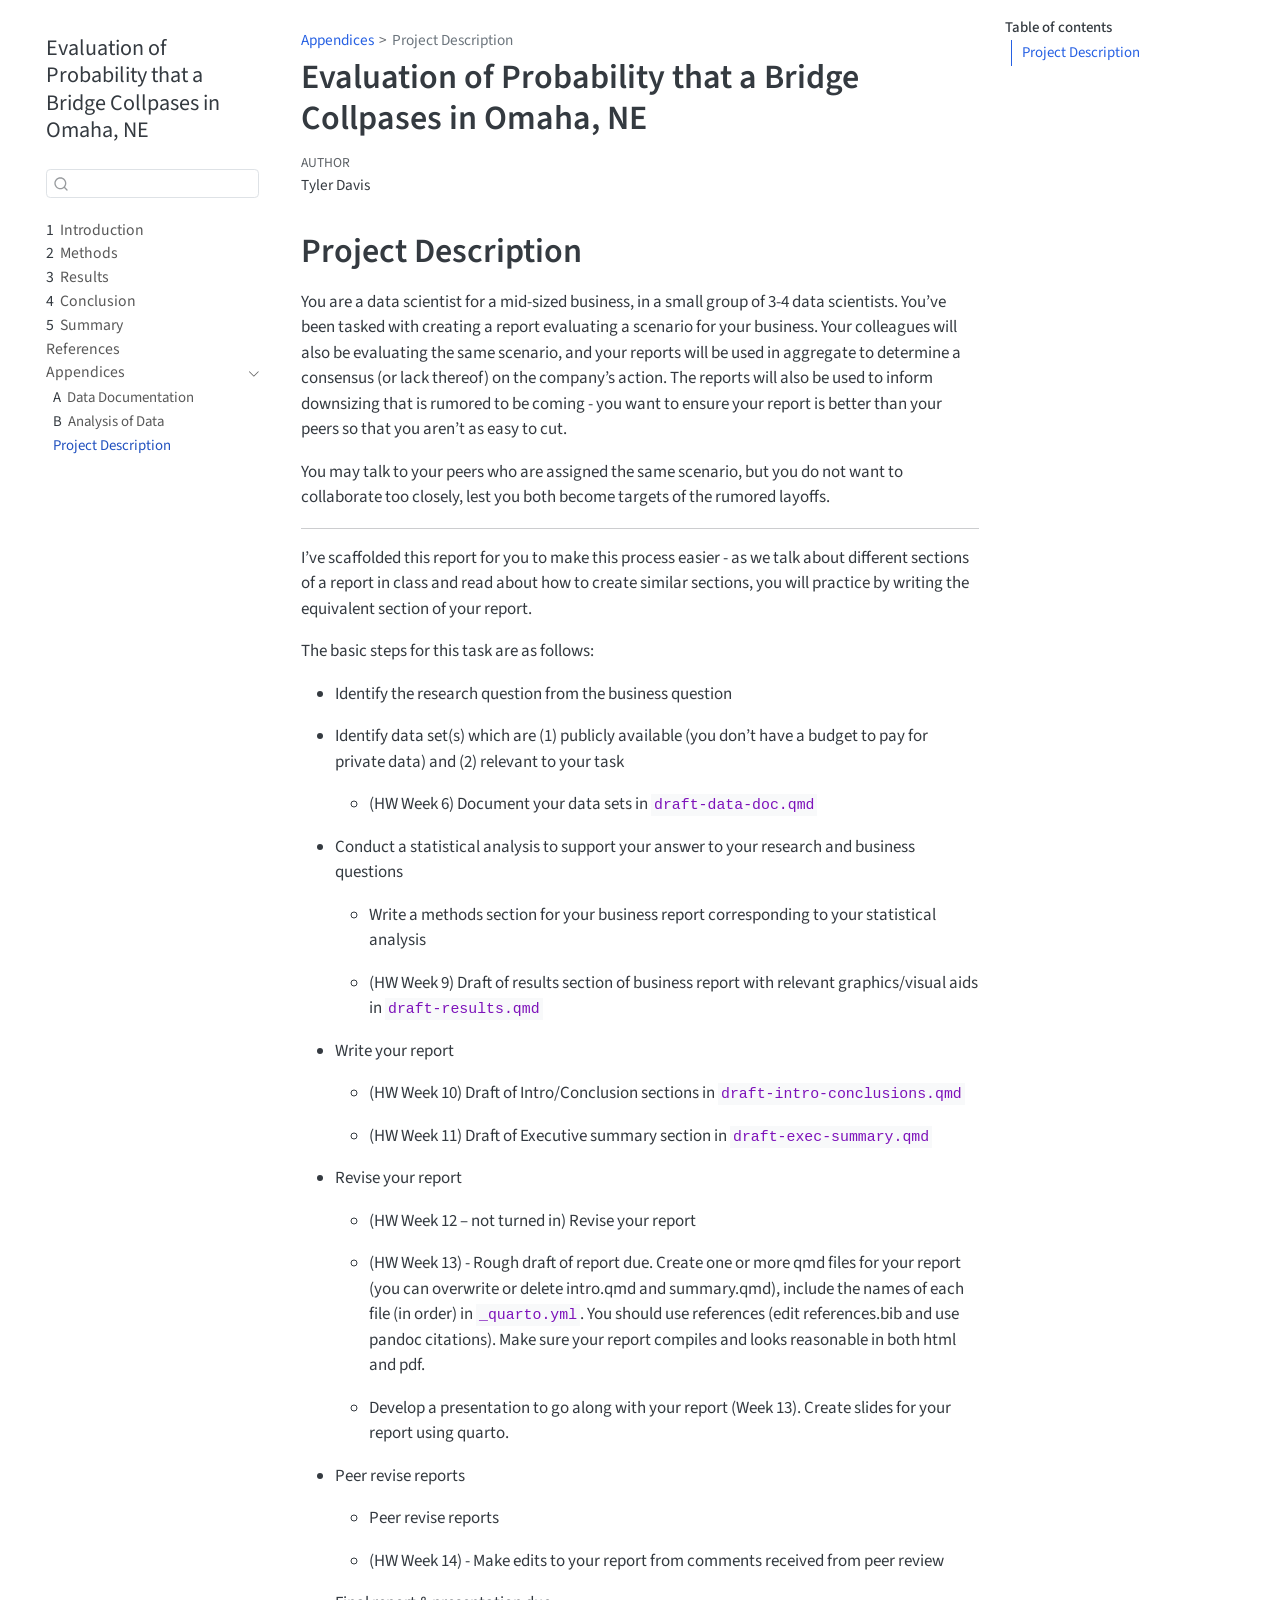
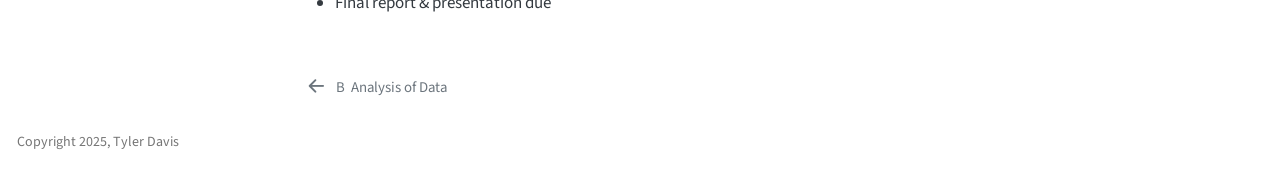
<file: docs/index.html>
<!DOCTYPE html>
<html xmlns="http://www.w3.org/1999/xhtml" lang="en" xml:lang="en"><head>

<meta charset="utf-8">
<meta name="generator" content="quarto-1.4.548">

<meta name="viewport" content="width=device-width, initial-scale=1.0, user-scalable=yes">

<meta name="author" content="Tyler Davis">

<title>Evaluation of Probability that a Bridge Collpases in Omaha, NE</title>
<style>
code{white-space: pre-wrap;}
span.smallcaps{font-variant: small-caps;}
div.columns{display: flex; gap: min(4vw, 1.5em);}
div.column{flex: auto; overflow-x: auto;}
div.hanging-indent{margin-left: 1.5em; text-indent: -1.5em;}
ul.task-list{list-style: none;}
ul.task-list li input[type="checkbox"] {
  width: 0.8em;
  margin: 0 0.8em 0.2em -1em; /* quarto-specific, see https://github.com/quarto-dev/quarto-cli/issues/4556 */ 
  vertical-align: middle;
}
</style>


<script src="site_libs/quarto-nav/quarto-nav.js"></script>
<script src="site_libs/quarto-nav/headroom.min.js"></script>
<script src="site_libs/clipboard/clipboard.min.js"></script>
<script src="site_libs/quarto-search/autocomplete.umd.js"></script>
<script src="site_libs/quarto-search/fuse.min.js"></script>
<script src="site_libs/quarto-search/quarto-search.js"></script>
<meta name="quarto:offset" content="./">
<link href="./Analysis.html" rel="prev">
<script src="site_libs/quarto-html/quarto.js"></script>
<script src="site_libs/quarto-html/popper.min.js"></script>
<script src="site_libs/quarto-html/tippy.umd.min.js"></script>
<script src="site_libs/quarto-html/anchor.min.js"></script>
<link href="site_libs/quarto-html/tippy.css" rel="stylesheet">
<link href="site_libs/quarto-html/quarto-syntax-highlighting.css" rel="stylesheet" id="quarto-text-highlighting-styles">
<script src="site_libs/bootstrap/bootstrap.min.js"></script>
<link href="site_libs/bootstrap/bootstrap-icons.css" rel="stylesheet">
<link href="site_libs/bootstrap/bootstrap.min.css" rel="stylesheet" id="quarto-bootstrap" data-mode="light">
<script id="quarto-search-options" type="application/json">{
  "location": "sidebar",
  "copy-button": false,
  "collapse-after": 3,
  "panel-placement": "start",
  "type": "textbox",
  "limit": 50,
  "keyboard-shortcut": [
    "f",
    "/",
    "s"
  ],
  "show-item-context": false,
  "language": {
    "search-no-results-text": "No results",
    "search-matching-documents-text": "matching documents",
    "search-copy-link-title": "Copy link to search",
    "search-hide-matches-text": "Hide additional matches",
    "search-more-match-text": "more match in this document",
    "search-more-matches-text": "more matches in this document",
    "search-clear-button-title": "Clear",
    "search-text-placeholder": "",
    "search-detached-cancel-button-title": "Cancel",
    "search-submit-button-title": "Submit",
    "search-label": "Search"
  }
}</script>


</head>

<body class="nav-sidebar floating">

<div id="quarto-search-results"></div>
  <header id="quarto-header" class="headroom fixed-top">
  <nav class="quarto-secondary-nav">
    <div class="container-fluid d-flex">
      <button type="button" class="quarto-btn-toggle btn" data-bs-toggle="collapse" data-bs-target=".quarto-sidebar-collapse-item" aria-controls="quarto-sidebar" aria-expanded="false" aria-label="Toggle sidebar navigation" onclick="if (window.quartoToggleHeadroom) { window.quartoToggleHeadroom(); }">
        <i class="bi bi-layout-text-sidebar-reverse"></i>
      </button>
        <nav class="quarto-page-breadcrumbs" aria-label="breadcrumb"><ol class="breadcrumb"><li class="breadcrumb-item"><a href="./draft-data-doc.html">Appendices</a></li><li class="breadcrumb-item"><a href="./index.html">Project Description</a></li></ol></nav>
        <a class="flex-grow-1" role="button" data-bs-toggle="collapse" data-bs-target=".quarto-sidebar-collapse-item" aria-controls="quarto-sidebar" aria-expanded="false" aria-label="Toggle sidebar navigation" onclick="if (window.quartoToggleHeadroom) { window.quartoToggleHeadroom(); }">      
        </a>
      <button type="button" class="btn quarto-search-button" aria-label="" onclick="window.quartoOpenSearch();">
        <i class="bi bi-search"></i>
      </button>
    </div>
  </nav>
</header>
<!-- content -->
<div id="quarto-content" class="quarto-container page-columns page-rows-contents page-layout-article">
<!-- sidebar -->
  <nav id="quarto-sidebar" class="sidebar collapse collapse-horizontal quarto-sidebar-collapse-item sidebar-navigation floating overflow-auto">
    <div class="pt-lg-2 mt-2 text-left sidebar-header">
    <div class="sidebar-title mb-0 py-0">
      <a href="./">Evaluation of Probability that a Bridge Collpases in Omaha, NE</a> 
    </div>
      </div>
        <div class="mt-2 flex-shrink-0 align-items-center">
        <div class="sidebar-search">
        <div id="quarto-search" class="" title="Search"></div>
        </div>
        </div>
    <div class="sidebar-menu-container"> 
    <ul class="list-unstyled mt-1">
        <li class="sidebar-item">
  <div class="sidebar-item-container"> 
  <a href="./introduction.html" class="sidebar-item-text sidebar-link">
 <span class="menu-text"><span class="chapter-number">1</span>&nbsp; <span class="chapter-title">Introduction</span></span></a>
  </div>
</li>
        <li class="sidebar-item">
  <div class="sidebar-item-container"> 
  <a href="./Methods.html" class="sidebar-item-text sidebar-link">
 <span class="menu-text"><span class="chapter-number">2</span>&nbsp; <span class="chapter-title">Methods</span></span></a>
  </div>
</li>
        <li class="sidebar-item">
  <div class="sidebar-item-container"> 
  <a href="./draft-results.html" class="sidebar-item-text sidebar-link">
 <span class="menu-text"><span class="chapter-number">3</span>&nbsp; <span class="chapter-title">Results</span></span></a>
  </div>
</li>
        <li class="sidebar-item">
  <div class="sidebar-item-container"> 
  <a href="./conclusion.html" class="sidebar-item-text sidebar-link">
 <span class="menu-text"><span class="chapter-number">4</span>&nbsp; <span class="chapter-title">Conclusion</span></span></a>
  </div>
</li>
        <li class="sidebar-item">
  <div class="sidebar-item-container"> 
  <a href="./summary.html" class="sidebar-item-text sidebar-link">
 <span class="menu-text"><span class="chapter-number">5</span>&nbsp; <span class="chapter-title">Summary</span></span></a>
  </div>
</li>
        <li class="sidebar-item">
  <div class="sidebar-item-container"> 
  <a href="./references.html" class="sidebar-item-text sidebar-link">
 <span class="menu-text">References</span></a>
  </div>
</li>
        <li class="sidebar-item sidebar-item-section">
      <div class="sidebar-item-container"> 
            <a class="sidebar-item-text sidebar-link text-start" data-bs-toggle="collapse" data-bs-target="#quarto-sidebar-section-1" aria-expanded="true">
 <span class="menu-text">Appendices</span></a>
          <a class="sidebar-item-toggle text-start" data-bs-toggle="collapse" data-bs-target="#quarto-sidebar-section-1" aria-expanded="true" aria-label="Toggle section">
            <i class="bi bi-chevron-right ms-2"></i>
          </a> 
      </div>
      <ul id="quarto-sidebar-section-1" class="collapse list-unstyled sidebar-section depth1 show">  
          <li class="sidebar-item">
  <div class="sidebar-item-container"> 
  <a href="./draft-data-doc.html" class="sidebar-item-text sidebar-link">
 <span class="menu-text"><span class="chapter-number">A</span>&nbsp; <span class="chapter-title">Data Documentation</span></span></a>
  </div>
</li>
          <li class="sidebar-item">
  <div class="sidebar-item-container"> 
  <a href="./Analysis.html" class="sidebar-item-text sidebar-link">
 <span class="menu-text"><span class="chapter-number">B</span>&nbsp; <span class="chapter-title">Analysis of Data</span></span></a>
  </div>
</li>
          <li class="sidebar-item">
  <div class="sidebar-item-container"> 
  <a href="./index.html" class="sidebar-item-text sidebar-link active">
 <span class="menu-text">Project Description</span></a>
  </div>
</li>
      </ul>
  </li>
    </ul>
    </div>
</nav>
<div id="quarto-sidebar-glass" class="quarto-sidebar-collapse-item" data-bs-toggle="collapse" data-bs-target=".quarto-sidebar-collapse-item"></div>
<!-- margin-sidebar -->
    <div id="quarto-margin-sidebar" class="sidebar margin-sidebar">
        <nav id="TOC" role="doc-toc" class="toc-active">
    <h2 id="toc-title">Table of contents</h2>
   
  <ul>
  <li><a href="#project-description" id="toc-project-description" class="nav-link active" data-scroll-target="#project-description">Project Description</a></li>
  </ul>
</nav>
    </div>
<!-- main -->
<main class="content" id="quarto-document-content">

<header id="title-block-header" class="quarto-title-block default"><nav class="quarto-page-breadcrumbs quarto-title-breadcrumbs d-none d-lg-block" aria-label="breadcrumb"><ol class="breadcrumb"><li class="breadcrumb-item"><a href="./draft-data-doc.html">Appendices</a></li><li class="breadcrumb-item"><a href="./index.html">Project Description</a></li></ol></nav>
<div class="quarto-title">
<h1 class="title">Evaluation of Probability that a Bridge Collpases in Omaha, NE</h1>
</div>



<div class="quarto-title-meta">

    <div>
    <div class="quarto-title-meta-heading">Author</div>
    <div class="quarto-title-meta-contents">
             <p>Tyler Davis </p>
          </div>
  </div>
    
  
    
  </div>
  


</header>


<section id="project-description" class="level1 unnumbered">
<h1 class="unnumbered">Project Description</h1>
<p>You are a data scientist for a mid-sized business, in a small group of 3-4 data scientists. You’ve been tasked with creating a report evaluating a scenario for your business. Your colleagues will also be evaluating the same scenario, and your reports will be used in aggregate to determine a consensus (or lack thereof) on the company’s action. The reports will also be used to inform downsizing that is rumored to be coming - you want to ensure your report is better than your peers so that you aren’t as easy to cut.</p>
<p>You may talk to your peers who are assigned the same scenario, but you do not want to collaborate too closely, lest you both become targets of the rumored layoffs.</p>
<hr>
<p>I’ve scaffolded this report for you to make this process easier - as we talk about different sections of a report in class and read about how to create similar sections, you will practice by writing the equivalent section of your report.</p>
<p>The basic steps for this task are as follows:</p>
<ul>
<li><p>Identify the research question from the business question</p></li>
<li><p>Identify data set(s) which are (1) publicly available (you don’t have a budget to pay for private data) and (2) relevant to your task</p>
<ul>
<li>(HW Week 6) Document your data sets in <code>draft-data-doc.qmd</code></li>
</ul></li>
<li><p>Conduct a statistical analysis to support your answer to your research and business questions</p>
<ul>
<li><p>Write a methods section for your business report corresponding to your statistical analysis</p></li>
<li><p>(HW Week 9) Draft of results section of business report with relevant graphics/visual aids in <code>draft-results.qmd</code></p></li>
</ul></li>
<li><p>Write your report</p>
<ul>
<li><p>(HW Week 10) Draft of Intro/Conclusion sections in <code>draft-intro-conclusions.qmd</code></p></li>
<li><p>(HW Week 11) Draft of Executive summary section in <code>draft-exec-summary.qmd</code></p></li>
</ul></li>
<li><p>Revise your report</p>
<ul>
<li><p>(HW Week 12 – not turned in) Revise your report</p></li>
<li><p>(HW Week 13) - Rough draft of report due. Create one or more qmd files for your report (you can overwrite or delete intro.qmd and summary.qmd), include the names of each file (in order) in <code>_quarto.yml</code>. You should use references (edit references.bib and use pandoc citations). Make sure your report compiles and looks reasonable in both html and pdf.</p></li>
<li><p>Develop a presentation to go along with your report (Week 13). Create slides for your report using quarto.</p></li>
</ul></li>
<li><p>Peer revise reports</p>
<ul>
<li><p>Peer revise reports</p></li>
<li><p>(HW Week 14) - Make edits to your report from comments received from peer review</p></li>
</ul></li>
<li><p>Final report &amp; presentation due</p></li>
</ul>


</section>

</main> <!-- /main -->
<script id="quarto-html-after-body" type="application/javascript">
window.document.addEventListener("DOMContentLoaded", function (event) {
  const toggleBodyColorMode = (bsSheetEl) => {
    const mode = bsSheetEl.getAttribute("data-mode");
    const bodyEl = window.document.querySelector("body");
    if (mode === "dark") {
      bodyEl.classList.add("quarto-dark");
      bodyEl.classList.remove("quarto-light");
    } else {
      bodyEl.classList.add("quarto-light");
      bodyEl.classList.remove("quarto-dark");
    }
  }
  const toggleBodyColorPrimary = () => {
    const bsSheetEl = window.document.querySelector("link#quarto-bootstrap");
    if (bsSheetEl) {
      toggleBodyColorMode(bsSheetEl);
    }
  }
  toggleBodyColorPrimary();  
  const icon = "";
  const anchorJS = new window.AnchorJS();
  anchorJS.options = {
    placement: 'right',
    icon: icon
  };
  anchorJS.add('.anchored');
  const isCodeAnnotation = (el) => {
    for (const clz of el.classList) {
      if (clz.startsWith('code-annotation-')) {                     
        return true;
      }
    }
    return false;
  }
  const clipboard = new window.ClipboardJS('.code-copy-button', {
    text: function(trigger) {
      const codeEl = trigger.previousElementSibling.cloneNode(true);
      for (const childEl of codeEl.children) {
        if (isCodeAnnotation(childEl)) {
          childEl.remove();
        }
      }
      return codeEl.innerText;
    }
  });
  clipboard.on('success', function(e) {
    // button target
    const button = e.trigger;
    // don't keep focus
    button.blur();
    // flash "checked"
    button.classList.add('code-copy-button-checked');
    var currentTitle = button.getAttribute("title");
    button.setAttribute("title", "Copied!");
    let tooltip;
    if (window.bootstrap) {
      button.setAttribute("data-bs-toggle", "tooltip");
      button.setAttribute("data-bs-placement", "left");
      button.setAttribute("data-bs-title", "Copied!");
      tooltip = new bootstrap.Tooltip(button, 
        { trigger: "manual", 
          customClass: "code-copy-button-tooltip",
          offset: [0, -8]});
      tooltip.show();    
    }
    setTimeout(function() {
      if (tooltip) {
        tooltip.hide();
        button.removeAttribute("data-bs-title");
        button.removeAttribute("data-bs-toggle");
        button.removeAttribute("data-bs-placement");
      }
      button.setAttribute("title", currentTitle);
      button.classList.remove('code-copy-button-checked');
    }, 1000);
    // clear code selection
    e.clearSelection();
  });
  function tippyHover(el, contentFn, onTriggerFn, onUntriggerFn) {
    const config = {
      allowHTML: true,
      maxWidth: 500,
      delay: 100,
      arrow: false,
      appendTo: function(el) {
          return el.parentElement;
      },
      interactive: true,
      interactiveBorder: 10,
      theme: 'quarto',
      placement: 'bottom-start',
    };
    if (contentFn) {
      config.content = contentFn;
    }
    if (onTriggerFn) {
      config.onTrigger = onTriggerFn;
    }
    if (onUntriggerFn) {
      config.onUntrigger = onUntriggerFn;
    }
    window.tippy(el, config); 
  }
  const noterefs = window.document.querySelectorAll('a[role="doc-noteref"]');
  for (var i=0; i<noterefs.length; i++) {
    const ref = noterefs[i];
    tippyHover(ref, function() {
      // use id or data attribute instead here
      let href = ref.getAttribute('data-footnote-href') || ref.getAttribute('href');
      try { href = new URL(href).hash; } catch {}
      const id = href.replace(/^#\/?/, "");
      const note = window.document.getElementById(id);
      return note.innerHTML;
    });
  }
  const xrefs = window.document.querySelectorAll('a.quarto-xref');
  const processXRef = (id, note) => {
    // Strip column container classes
    const stripColumnClz = (el) => {
      el.classList.remove("page-full", "page-columns");
      if (el.children) {
        for (const child of el.children) {
          stripColumnClz(child);
        }
      }
    }
    stripColumnClz(note)
    if (id === null || id.startsWith('sec-')) {
      // Special case sections, only their first couple elements
      const container = document.createElement("div");
      if (note.children && note.children.length > 2) {
        container.appendChild(note.children[0].cloneNode(true));
        for (let i = 1; i < note.children.length; i++) {
          const child = note.children[i];
          if (child.tagName === "P" && child.innerText === "") {
            continue;
          } else {
            container.appendChild(child.cloneNode(true));
            break;
          }
        }
        if (window.Quarto?.typesetMath) {
          window.Quarto.typesetMath(container);
        }
        return container.innerHTML
      } else {
        if (window.Quarto?.typesetMath) {
          window.Quarto.typesetMath(note);
        }
        return note.innerHTML;
      }
    } else {
      // Remove any anchor links if they are present
      const anchorLink = note.querySelector('a.anchorjs-link');
      if (anchorLink) {
        anchorLink.remove();
      }
      if (window.Quarto?.typesetMath) {
        window.Quarto.typesetMath(note);
      }
      // TODO in 1.5, we should make sure this works without a callout special case
      if (note.classList.contains("callout")) {
        return note.outerHTML;
      } else {
        return note.innerHTML;
      }
    }
  }
  for (var i=0; i<xrefs.length; i++) {
    const xref = xrefs[i];
    tippyHover(xref, undefined, function(instance) {
      instance.disable();
      let url = xref.getAttribute('href');
      let hash = undefined; 
      if (url.startsWith('#')) {
        hash = url;
      } else {
        try { hash = new URL(url).hash; } catch {}
      }
      if (hash) {
        const id = hash.replace(/^#\/?/, "");
        const note = window.document.getElementById(id);
        if (note !== null) {
          try {
            const html = processXRef(id, note.cloneNode(true));
            instance.setContent(html);
          } finally {
            instance.enable();
            instance.show();
          }
        } else {
          // See if we can fetch this
          fetch(url.split('#')[0])
          .then(res => res.text())
          .then(html => {
            const parser = new DOMParser();
            const htmlDoc = parser.parseFromString(html, "text/html");
            const note = htmlDoc.getElementById(id);
            if (note !== null) {
              const html = processXRef(id, note);
              instance.setContent(html);
            } 
          }).finally(() => {
            instance.enable();
            instance.show();
          });
        }
      } else {
        // See if we can fetch a full url (with no hash to target)
        // This is a special case and we should probably do some content thinning / targeting
        fetch(url)
        .then(res => res.text())
        .then(html => {
          const parser = new DOMParser();
          const htmlDoc = parser.parseFromString(html, "text/html");
          const note = htmlDoc.querySelector('main.content');
          if (note !== null) {
            // This should only happen for chapter cross references
            // (since there is no id in the URL)
            // remove the first header
            if (note.children.length > 0 && note.children[0].tagName === "HEADER") {
              note.children[0].remove();
            }
            const html = processXRef(null, note);
            instance.setContent(html);
          } 
        }).finally(() => {
          instance.enable();
          instance.show();
        });
      }
    }, function(instance) {
    });
  }
      let selectedAnnoteEl;
      const selectorForAnnotation = ( cell, annotation) => {
        let cellAttr = 'data-code-cell="' + cell + '"';
        let lineAttr = 'data-code-annotation="' +  annotation + '"';
        const selector = 'span[' + cellAttr + '][' + lineAttr + ']';
        return selector;
      }
      const selectCodeLines = (annoteEl) => {
        const doc = window.document;
        const targetCell = annoteEl.getAttribute("data-target-cell");
        const targetAnnotation = annoteEl.getAttribute("data-target-annotation");
        const annoteSpan = window.document.querySelector(selectorForAnnotation(targetCell, targetAnnotation));
        const lines = annoteSpan.getAttribute("data-code-lines").split(",");
        const lineIds = lines.map((line) => {
          return targetCell + "-" + line;
        })
        let top = null;
        let height = null;
        let parent = null;
        if (lineIds.length > 0) {
            //compute the position of the single el (top and bottom and make a div)
            const el = window.document.getElementById(lineIds[0]);
            top = el.offsetTop;
            height = el.offsetHeight;
            parent = el.parentElement.parentElement;
          if (lineIds.length > 1) {
            const lastEl = window.document.getElementById(lineIds[lineIds.length - 1]);
            const bottom = lastEl.offsetTop + lastEl.offsetHeight;
            height = bottom - top;
          }
          if (top !== null && height !== null && parent !== null) {
            // cook up a div (if necessary) and position it 
            let div = window.document.getElementById("code-annotation-line-highlight");
            if (div === null) {
              div = window.document.createElement("div");
              div.setAttribute("id", "code-annotation-line-highlight");
              div.style.position = 'absolute';
              parent.appendChild(div);
            }
            div.style.top = top - 2 + "px";
            div.style.height = height + 4 + "px";
            div.style.left = 0;
            let gutterDiv = window.document.getElementById("code-annotation-line-highlight-gutter");
            if (gutterDiv === null) {
              gutterDiv = window.document.createElement("div");
              gutterDiv.setAttribute("id", "code-annotation-line-highlight-gutter");
              gutterDiv.style.position = 'absolute';
              const codeCell = window.document.getElementById(targetCell);
              const gutter = codeCell.querySelector('.code-annotation-gutter');
              gutter.appendChild(gutterDiv);
            }
            gutterDiv.style.top = top - 2 + "px";
            gutterDiv.style.height = height + 4 + "px";
          }
          selectedAnnoteEl = annoteEl;
        }
      };
      const unselectCodeLines = () => {
        const elementsIds = ["code-annotation-line-highlight", "code-annotation-line-highlight-gutter"];
        elementsIds.forEach((elId) => {
          const div = window.document.getElementById(elId);
          if (div) {
            div.remove();
          }
        });
        selectedAnnoteEl = undefined;
      };
        // Handle positioning of the toggle
    window.addEventListener(
      "resize",
      throttle(() => {
        elRect = undefined;
        if (selectedAnnoteEl) {
          selectCodeLines(selectedAnnoteEl);
        }
      }, 10)
    );
    function throttle(fn, ms) {
    let throttle = false;
    let timer;
      return (...args) => {
        if(!throttle) { // first call gets through
            fn.apply(this, args);
            throttle = true;
        } else { // all the others get throttled
            if(timer) clearTimeout(timer); // cancel #2
            timer = setTimeout(() => {
              fn.apply(this, args);
              timer = throttle = false;
            }, ms);
        }
      };
    }
      // Attach click handler to the DT
      const annoteDls = window.document.querySelectorAll('dt[data-target-cell]');
      for (const annoteDlNode of annoteDls) {
        annoteDlNode.addEventListener('click', (event) => {
          const clickedEl = event.target;
          if (clickedEl !== selectedAnnoteEl) {
            unselectCodeLines();
            const activeEl = window.document.querySelector('dt[data-target-cell].code-annotation-active');
            if (activeEl) {
              activeEl.classList.remove('code-annotation-active');
            }
            selectCodeLines(clickedEl);
            clickedEl.classList.add('code-annotation-active');
          } else {
            // Unselect the line
            unselectCodeLines();
            clickedEl.classList.remove('code-annotation-active');
          }
        });
      }
  const findCites = (el) => {
    const parentEl = el.parentElement;
    if (parentEl) {
      const cites = parentEl.dataset.cites;
      if (cites) {
        return {
          el,
          cites: cites.split(' ')
        };
      } else {
        return findCites(el.parentElement)
      }
    } else {
      return undefined;
    }
  };
  var bibliorefs = window.document.querySelectorAll('a[role="doc-biblioref"]');
  for (var i=0; i<bibliorefs.length; i++) {
    const ref = bibliorefs[i];
    const citeInfo = findCites(ref);
    if (citeInfo) {
      tippyHover(citeInfo.el, function() {
        var popup = window.document.createElement('div');
        citeInfo.cites.forEach(function(cite) {
          var citeDiv = window.document.createElement('div');
          citeDiv.classList.add('hanging-indent');
          citeDiv.classList.add('csl-entry');
          var biblioDiv = window.document.getElementById('ref-' + cite);
          if (biblioDiv) {
            citeDiv.innerHTML = biblioDiv.innerHTML;
          }
          popup.appendChild(citeDiv);
        });
        return popup.innerHTML;
      });
    }
  }
});
</script>
<nav class="page-navigation">
  <div class="nav-page nav-page-previous">
      <a href="./Analysis.html" class="pagination-link  aria-label=" &lt;span="" of="" data&lt;="" span&gt;"="">
        <i class="bi bi-arrow-left-short"></i> <span class="nav-page-text"><span class="chapter-number">B</span>&nbsp; <span class="chapter-title">Analysis of Data</span></span>
      </a>          
  </div>
  <div class="nav-page nav-page-next">
  </div>
</nav>
</div> <!-- /content -->
<footer class="footer">
  <div class="nav-footer">
    <div class="nav-footer-left">
<p>Copyright 2025, Tyler Davis</p>
</div>   
    <div class="nav-footer-center">
      &nbsp;
    </div>
    <div class="nav-footer-right">
      &nbsp;
    </div>
  </div>
</footer>




</body></html>
</file>
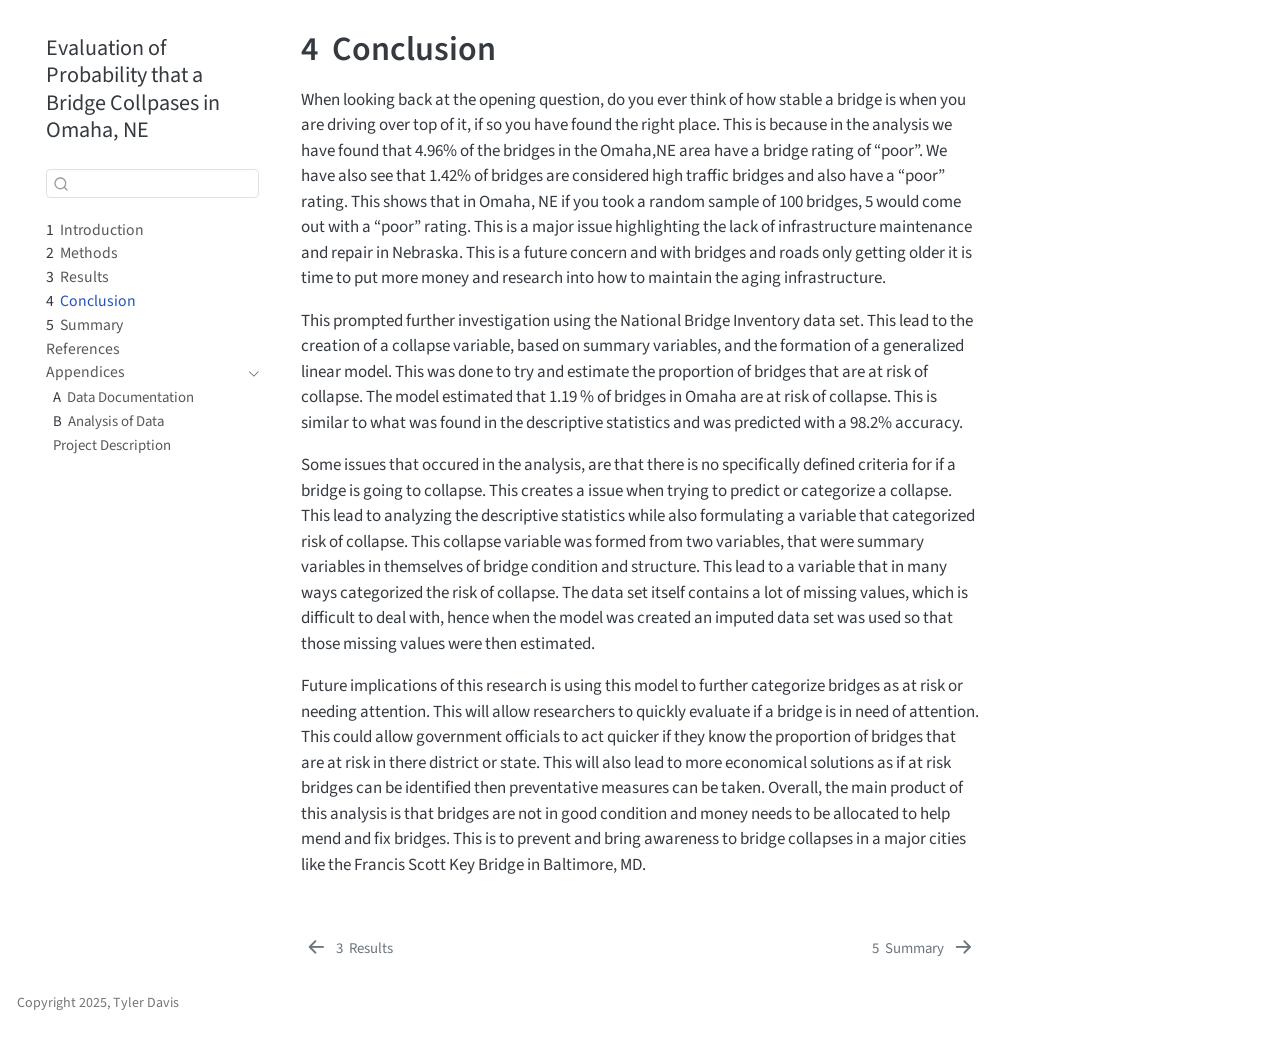
<file: docs/conclusion.html>
<!DOCTYPE html>
<html xmlns="http://www.w3.org/1999/xhtml" lang="en" xml:lang="en"><head>

<meta charset="utf-8">
<meta name="generator" content="quarto-1.4.548">

<meta name="viewport" content="width=device-width, initial-scale=1.0, user-scalable=yes">


<title>Evaluation of Probability that a Bridge Collpases in Omaha, NE - 4&nbsp; Conclusion</title>
<style>
code{white-space: pre-wrap;}
span.smallcaps{font-variant: small-caps;}
div.columns{display: flex; gap: min(4vw, 1.5em);}
div.column{flex: auto; overflow-x: auto;}
div.hanging-indent{margin-left: 1.5em; text-indent: -1.5em;}
ul.task-list{list-style: none;}
ul.task-list li input[type="checkbox"] {
  width: 0.8em;
  margin: 0 0.8em 0.2em -1em; /* quarto-specific, see https://github.com/quarto-dev/quarto-cli/issues/4556 */ 
  vertical-align: middle;
}
</style>


<script src="site_libs/quarto-nav/quarto-nav.js"></script>
<script src="site_libs/quarto-nav/headroom.min.js"></script>
<script src="site_libs/clipboard/clipboard.min.js"></script>
<script src="site_libs/quarto-search/autocomplete.umd.js"></script>
<script src="site_libs/quarto-search/fuse.min.js"></script>
<script src="site_libs/quarto-search/quarto-search.js"></script>
<meta name="quarto:offset" content="./">
<link href="./summary.html" rel="next">
<link href="./draft-results.html" rel="prev">
<script src="site_libs/quarto-html/quarto.js"></script>
<script src="site_libs/quarto-html/popper.min.js"></script>
<script src="site_libs/quarto-html/tippy.umd.min.js"></script>
<script src="site_libs/quarto-html/anchor.min.js"></script>
<link href="site_libs/quarto-html/tippy.css" rel="stylesheet">
<link href="site_libs/quarto-html/quarto-syntax-highlighting.css" rel="stylesheet" id="quarto-text-highlighting-styles">
<script src="site_libs/bootstrap/bootstrap.min.js"></script>
<link href="site_libs/bootstrap/bootstrap-icons.css" rel="stylesheet">
<link href="site_libs/bootstrap/bootstrap.min.css" rel="stylesheet" id="quarto-bootstrap" data-mode="light">
<script id="quarto-search-options" type="application/json">{
  "location": "sidebar",
  "copy-button": false,
  "collapse-after": 3,
  "panel-placement": "start",
  "type": "textbox",
  "limit": 50,
  "keyboard-shortcut": [
    "f",
    "/",
    "s"
  ],
  "show-item-context": false,
  "language": {
    "search-no-results-text": "No results",
    "search-matching-documents-text": "matching documents",
    "search-copy-link-title": "Copy link to search",
    "search-hide-matches-text": "Hide additional matches",
    "search-more-match-text": "more match in this document",
    "search-more-matches-text": "more matches in this document",
    "search-clear-button-title": "Clear",
    "search-text-placeholder": "",
    "search-detached-cancel-button-title": "Cancel",
    "search-submit-button-title": "Submit",
    "search-label": "Search"
  }
}</script>


</head>

<body class="nav-sidebar floating">

<div id="quarto-search-results"></div>
  <header id="quarto-header" class="headroom fixed-top">
  <nav class="quarto-secondary-nav">
    <div class="container-fluid d-flex">
      <button type="button" class="quarto-btn-toggle btn" data-bs-toggle="collapse" data-bs-target=".quarto-sidebar-collapse-item" aria-controls="quarto-sidebar" aria-expanded="false" aria-label="Toggle sidebar navigation" onclick="if (window.quartoToggleHeadroom) { window.quartoToggleHeadroom(); }">
        <i class="bi bi-layout-text-sidebar-reverse"></i>
      </button>
        <nav class="quarto-page-breadcrumbs" aria-label="breadcrumb"><ol class="breadcrumb"><li class="breadcrumb-item"><a href="./conclusion.html"><span class="chapter-number">4</span>&nbsp; <span class="chapter-title">Conclusion</span></a></li></ol></nav>
        <a class="flex-grow-1" role="button" data-bs-toggle="collapse" data-bs-target=".quarto-sidebar-collapse-item" aria-controls="quarto-sidebar" aria-expanded="false" aria-label="Toggle sidebar navigation" onclick="if (window.quartoToggleHeadroom) { window.quartoToggleHeadroom(); }">      
        </a>
      <button type="button" class="btn quarto-search-button" aria-label="" onclick="window.quartoOpenSearch();">
        <i class="bi bi-search"></i>
      </button>
    </div>
  </nav>
</header>
<!-- content -->
<div id="quarto-content" class="quarto-container page-columns page-rows-contents page-layout-article">
<!-- sidebar -->
  <nav id="quarto-sidebar" class="sidebar collapse collapse-horizontal quarto-sidebar-collapse-item sidebar-navigation floating overflow-auto">
    <div class="pt-lg-2 mt-2 text-left sidebar-header">
    <div class="sidebar-title mb-0 py-0">
      <a href="./">Evaluation of Probability that a Bridge Collpases in Omaha, NE</a> 
    </div>
      </div>
        <div class="mt-2 flex-shrink-0 align-items-center">
        <div class="sidebar-search">
        <div id="quarto-search" class="" title="Search"></div>
        </div>
        </div>
    <div class="sidebar-menu-container"> 
    <ul class="list-unstyled mt-1">
        <li class="sidebar-item">
  <div class="sidebar-item-container"> 
  <a href="./introduction.html" class="sidebar-item-text sidebar-link">
 <span class="menu-text"><span class="chapter-number">1</span>&nbsp; <span class="chapter-title">Introduction</span></span></a>
  </div>
</li>
        <li class="sidebar-item">
  <div class="sidebar-item-container"> 
  <a href="./Methods.html" class="sidebar-item-text sidebar-link">
 <span class="menu-text"><span class="chapter-number">2</span>&nbsp; <span class="chapter-title">Methods</span></span></a>
  </div>
</li>
        <li class="sidebar-item">
  <div class="sidebar-item-container"> 
  <a href="./draft-results.html" class="sidebar-item-text sidebar-link">
 <span class="menu-text"><span class="chapter-number">3</span>&nbsp; <span class="chapter-title">Results</span></span></a>
  </div>
</li>
        <li class="sidebar-item">
  <div class="sidebar-item-container"> 
  <a href="./conclusion.html" class="sidebar-item-text sidebar-link active">
 <span class="menu-text"><span class="chapter-number">4</span>&nbsp; <span class="chapter-title">Conclusion</span></span></a>
  </div>
</li>
        <li class="sidebar-item">
  <div class="sidebar-item-container"> 
  <a href="./summary.html" class="sidebar-item-text sidebar-link">
 <span class="menu-text"><span class="chapter-number">5</span>&nbsp; <span class="chapter-title">Summary</span></span></a>
  </div>
</li>
        <li class="sidebar-item">
  <div class="sidebar-item-container"> 
  <a href="./references.html" class="sidebar-item-text sidebar-link">
 <span class="menu-text">References</span></a>
  </div>
</li>
        <li class="sidebar-item sidebar-item-section">
      <div class="sidebar-item-container"> 
            <a class="sidebar-item-text sidebar-link text-start" data-bs-toggle="collapse" data-bs-target="#quarto-sidebar-section-1" aria-expanded="true">
 <span class="menu-text">Appendices</span></a>
          <a class="sidebar-item-toggle text-start" data-bs-toggle="collapse" data-bs-target="#quarto-sidebar-section-1" aria-expanded="true" aria-label="Toggle section">
            <i class="bi bi-chevron-right ms-2"></i>
          </a> 
      </div>
      <ul id="quarto-sidebar-section-1" class="collapse list-unstyled sidebar-section depth1 show">  
          <li class="sidebar-item">
  <div class="sidebar-item-container"> 
  <a href="./draft-data-doc.html" class="sidebar-item-text sidebar-link">
 <span class="menu-text"><span class="chapter-number">A</span>&nbsp; <span class="chapter-title">Data Documentation</span></span></a>
  </div>
</li>
          <li class="sidebar-item">
  <div class="sidebar-item-container"> 
  <a href="./Analysis.html" class="sidebar-item-text sidebar-link">
 <span class="menu-text"><span class="chapter-number">B</span>&nbsp; <span class="chapter-title">Analysis of Data</span></span></a>
  </div>
</li>
          <li class="sidebar-item">
  <div class="sidebar-item-container"> 
  <a href="./index.html" class="sidebar-item-text sidebar-link">
 <span class="menu-text">Project Description</span></a>
  </div>
</li>
      </ul>
  </li>
    </ul>
    </div>
</nav>
<div id="quarto-sidebar-glass" class="quarto-sidebar-collapse-item" data-bs-toggle="collapse" data-bs-target=".quarto-sidebar-collapse-item"></div>
<!-- margin-sidebar -->
    <div id="quarto-margin-sidebar" class="sidebar margin-sidebar">
        
    </div>
<!-- main -->
<main class="content" id="quarto-document-content">

<header id="title-block-header" class="quarto-title-block default">
<div class="quarto-title">
<h1 class="title"><span class="chapter-number">4</span>&nbsp; <span class="chapter-title">Conclusion</span></h1>
</div>



<div class="quarto-title-meta">

    
  
    
  </div>
  


</header>


<p>When looking back at the opening question, do you ever think of how stable a bridge is when you are driving over top of it, if so you have found the right place. This is because in the analysis we have found that 4.96% of the bridges in the Omaha,NE area have a bridge rating of “poor”. We have also see that 1.42% of bridges are considered high traffic bridges and also have a “poor” rating. This shows that in Omaha, NE if you took a random sample of 100 bridges, 5 would come out with a “poor” rating. This is a major issue highlighting the lack of infrastructure maintenance and repair in Nebraska. This is a future concern and with bridges and roads only getting older it is time to put more money and research into how to maintain the aging infrastructure.</p>
<p>This prompted further investigation using the National Bridge Inventory data set. This lead to the creation of a collapse variable, based on summary variables, and the formation of a generalized linear model. This was done to try and estimate the proportion of bridges that are at risk of collapse. The model estimated that 1.19 % of bridges in Omaha are at risk of collapse. This is similar to what was found in the descriptive statistics and was predicted with a 98.2% accuracy.</p>
<p>Some issues that occured in the analysis, are that there is no specifically defined criteria for if a bridge is going to collapse. This creates a issue when trying to predict or categorize a collapse. This lead to analyzing the descriptive statistics while also formulating a variable that categorized risk of collapse. This collapse variable was formed from two variables, that were summary variables in themselves of bridge condition and structure. This lead to a variable that in many ways categorized the risk of collapse. The data set itself contains a lot of missing values, which is difficult to deal with, hence when the model was created an imputed data set was used so that those missing values were then estimated.</p>
<p>Future implications of this research is using this model to further categorize bridges as at risk or needing attention. This will allow researchers to quickly evaluate if a bridge is in need of attention. This could allow government officials to act quicker if they know the proportion of bridges that are at risk in there district or state. This will also lead to more economical solutions as if at risk bridges can be identified then preventative measures can be taken. Overall, the main product of this analysis is that bridges are not in good condition and money needs to be allocated to help mend and fix bridges. This is to prevent and bring awareness to bridge collapses in a major cities like the Francis Scott Key Bridge in Baltimore, MD.</p>



</main> <!-- /main -->
<script id="quarto-html-after-body" type="application/javascript">
window.document.addEventListener("DOMContentLoaded", function (event) {
  const toggleBodyColorMode = (bsSheetEl) => {
    const mode = bsSheetEl.getAttribute("data-mode");
    const bodyEl = window.document.querySelector("body");
    if (mode === "dark") {
      bodyEl.classList.add("quarto-dark");
      bodyEl.classList.remove("quarto-light");
    } else {
      bodyEl.classList.add("quarto-light");
      bodyEl.classList.remove("quarto-dark");
    }
  }
  const toggleBodyColorPrimary = () => {
    const bsSheetEl = window.document.querySelector("link#quarto-bootstrap");
    if (bsSheetEl) {
      toggleBodyColorMode(bsSheetEl);
    }
  }
  toggleBodyColorPrimary();  
  const icon = "";
  const anchorJS = new window.AnchorJS();
  anchorJS.options = {
    placement: 'right',
    icon: icon
  };
  anchorJS.add('.anchored');
  const isCodeAnnotation = (el) => {
    for (const clz of el.classList) {
      if (clz.startsWith('code-annotation-')) {                     
        return true;
      }
    }
    return false;
  }
  const clipboard = new window.ClipboardJS('.code-copy-button', {
    text: function(trigger) {
      const codeEl = trigger.previousElementSibling.cloneNode(true);
      for (const childEl of codeEl.children) {
        if (isCodeAnnotation(childEl)) {
          childEl.remove();
        }
      }
      return codeEl.innerText;
    }
  });
  clipboard.on('success', function(e) {
    // button target
    const button = e.trigger;
    // don't keep focus
    button.blur();
    // flash "checked"
    button.classList.add('code-copy-button-checked');
    var currentTitle = button.getAttribute("title");
    button.setAttribute("title", "Copied!");
    let tooltip;
    if (window.bootstrap) {
      button.setAttribute("data-bs-toggle", "tooltip");
      button.setAttribute("data-bs-placement", "left");
      button.setAttribute("data-bs-title", "Copied!");
      tooltip = new bootstrap.Tooltip(button, 
        { trigger: "manual", 
          customClass: "code-copy-button-tooltip",
          offset: [0, -8]});
      tooltip.show();    
    }
    setTimeout(function() {
      if (tooltip) {
        tooltip.hide();
        button.removeAttribute("data-bs-title");
        button.removeAttribute("data-bs-toggle");
        button.removeAttribute("data-bs-placement");
      }
      button.setAttribute("title", currentTitle);
      button.classList.remove('code-copy-button-checked');
    }, 1000);
    // clear code selection
    e.clearSelection();
  });
  function tippyHover(el, contentFn, onTriggerFn, onUntriggerFn) {
    const config = {
      allowHTML: true,
      maxWidth: 500,
      delay: 100,
      arrow: false,
      appendTo: function(el) {
          return el.parentElement;
      },
      interactive: true,
      interactiveBorder: 10,
      theme: 'quarto',
      placement: 'bottom-start',
    };
    if (contentFn) {
      config.content = contentFn;
    }
    if (onTriggerFn) {
      config.onTrigger = onTriggerFn;
    }
    if (onUntriggerFn) {
      config.onUntrigger = onUntriggerFn;
    }
    window.tippy(el, config); 
  }
  const noterefs = window.document.querySelectorAll('a[role="doc-noteref"]');
  for (var i=0; i<noterefs.length; i++) {
    const ref = noterefs[i];
    tippyHover(ref, function() {
      // use id or data attribute instead here
      let href = ref.getAttribute('data-footnote-href') || ref.getAttribute('href');
      try { href = new URL(href).hash; } catch {}
      const id = href.replace(/^#\/?/, "");
      const note = window.document.getElementById(id);
      return note.innerHTML;
    });
  }
  const xrefs = window.document.querySelectorAll('a.quarto-xref');
  const processXRef = (id, note) => {
    // Strip column container classes
    const stripColumnClz = (el) => {
      el.classList.remove("page-full", "page-columns");
      if (el.children) {
        for (const child of el.children) {
          stripColumnClz(child);
        }
      }
    }
    stripColumnClz(note)
    if (id === null || id.startsWith('sec-')) {
      // Special case sections, only their first couple elements
      const container = document.createElement("div");
      if (note.children && note.children.length > 2) {
        container.appendChild(note.children[0].cloneNode(true));
        for (let i = 1; i < note.children.length; i++) {
          const child = note.children[i];
          if (child.tagName === "P" && child.innerText === "") {
            continue;
          } else {
            container.appendChild(child.cloneNode(true));
            break;
          }
        }
        if (window.Quarto?.typesetMath) {
          window.Quarto.typesetMath(container);
        }
        return container.innerHTML
      } else {
        if (window.Quarto?.typesetMath) {
          window.Quarto.typesetMath(note);
        }
        return note.innerHTML;
      }
    } else {
      // Remove any anchor links if they are present
      const anchorLink = note.querySelector('a.anchorjs-link');
      if (anchorLink) {
        anchorLink.remove();
      }
      if (window.Quarto?.typesetMath) {
        window.Quarto.typesetMath(note);
      }
      // TODO in 1.5, we should make sure this works without a callout special case
      if (note.classList.contains("callout")) {
        return note.outerHTML;
      } else {
        return note.innerHTML;
      }
    }
  }
  for (var i=0; i<xrefs.length; i++) {
    const xref = xrefs[i];
    tippyHover(xref, undefined, function(instance) {
      instance.disable();
      let url = xref.getAttribute('href');
      let hash = undefined; 
      if (url.startsWith('#')) {
        hash = url;
      } else {
        try { hash = new URL(url).hash; } catch {}
      }
      if (hash) {
        const id = hash.replace(/^#\/?/, "");
        const note = window.document.getElementById(id);
        if (note !== null) {
          try {
            const html = processXRef(id, note.cloneNode(true));
            instance.setContent(html);
          } finally {
            instance.enable();
            instance.show();
          }
        } else {
          // See if we can fetch this
          fetch(url.split('#')[0])
          .then(res => res.text())
          .then(html => {
            const parser = new DOMParser();
            const htmlDoc = parser.parseFromString(html, "text/html");
            const note = htmlDoc.getElementById(id);
            if (note !== null) {
              const html = processXRef(id, note);
              instance.setContent(html);
            } 
          }).finally(() => {
            instance.enable();
            instance.show();
          });
        }
      } else {
        // See if we can fetch a full url (with no hash to target)
        // This is a special case and we should probably do some content thinning / targeting
        fetch(url)
        .then(res => res.text())
        .then(html => {
          const parser = new DOMParser();
          const htmlDoc = parser.parseFromString(html, "text/html");
          const note = htmlDoc.querySelector('main.content');
          if (note !== null) {
            // This should only happen for chapter cross references
            // (since there is no id in the URL)
            // remove the first header
            if (note.children.length > 0 && note.children[0].tagName === "HEADER") {
              note.children[0].remove();
            }
            const html = processXRef(null, note);
            instance.setContent(html);
          } 
        }).finally(() => {
          instance.enable();
          instance.show();
        });
      }
    }, function(instance) {
    });
  }
      let selectedAnnoteEl;
      const selectorForAnnotation = ( cell, annotation) => {
        let cellAttr = 'data-code-cell="' + cell + '"';
        let lineAttr = 'data-code-annotation="' +  annotation + '"';
        const selector = 'span[' + cellAttr + '][' + lineAttr + ']';
        return selector;
      }
      const selectCodeLines = (annoteEl) => {
        const doc = window.document;
        const targetCell = annoteEl.getAttribute("data-target-cell");
        const targetAnnotation = annoteEl.getAttribute("data-target-annotation");
        const annoteSpan = window.document.querySelector(selectorForAnnotation(targetCell, targetAnnotation));
        const lines = annoteSpan.getAttribute("data-code-lines").split(",");
        const lineIds = lines.map((line) => {
          return targetCell + "-" + line;
        })
        let top = null;
        let height = null;
        let parent = null;
        if (lineIds.length > 0) {
            //compute the position of the single el (top and bottom and make a div)
            const el = window.document.getElementById(lineIds[0]);
            top = el.offsetTop;
            height = el.offsetHeight;
            parent = el.parentElement.parentElement;
          if (lineIds.length > 1) {
            const lastEl = window.document.getElementById(lineIds[lineIds.length - 1]);
            const bottom = lastEl.offsetTop + lastEl.offsetHeight;
            height = bottom - top;
          }
          if (top !== null && height !== null && parent !== null) {
            // cook up a div (if necessary) and position it 
            let div = window.document.getElementById("code-annotation-line-highlight");
            if (div === null) {
              div = window.document.createElement("div");
              div.setAttribute("id", "code-annotation-line-highlight");
              div.style.position = 'absolute';
              parent.appendChild(div);
            }
            div.style.top = top - 2 + "px";
            div.style.height = height + 4 + "px";
            div.style.left = 0;
            let gutterDiv = window.document.getElementById("code-annotation-line-highlight-gutter");
            if (gutterDiv === null) {
              gutterDiv = window.document.createElement("div");
              gutterDiv.setAttribute("id", "code-annotation-line-highlight-gutter");
              gutterDiv.style.position = 'absolute';
              const codeCell = window.document.getElementById(targetCell);
              const gutter = codeCell.querySelector('.code-annotation-gutter');
              gutter.appendChild(gutterDiv);
            }
            gutterDiv.style.top = top - 2 + "px";
            gutterDiv.style.height = height + 4 + "px";
          }
          selectedAnnoteEl = annoteEl;
        }
      };
      const unselectCodeLines = () => {
        const elementsIds = ["code-annotation-line-highlight", "code-annotation-line-highlight-gutter"];
        elementsIds.forEach((elId) => {
          const div = window.document.getElementById(elId);
          if (div) {
            div.remove();
          }
        });
        selectedAnnoteEl = undefined;
      };
        // Handle positioning of the toggle
    window.addEventListener(
      "resize",
      throttle(() => {
        elRect = undefined;
        if (selectedAnnoteEl) {
          selectCodeLines(selectedAnnoteEl);
        }
      }, 10)
    );
    function throttle(fn, ms) {
    let throttle = false;
    let timer;
      return (...args) => {
        if(!throttle) { // first call gets through
            fn.apply(this, args);
            throttle = true;
        } else { // all the others get throttled
            if(timer) clearTimeout(timer); // cancel #2
            timer = setTimeout(() => {
              fn.apply(this, args);
              timer = throttle = false;
            }, ms);
        }
      };
    }
      // Attach click handler to the DT
      const annoteDls = window.document.querySelectorAll('dt[data-target-cell]');
      for (const annoteDlNode of annoteDls) {
        annoteDlNode.addEventListener('click', (event) => {
          const clickedEl = event.target;
          if (clickedEl !== selectedAnnoteEl) {
            unselectCodeLines();
            const activeEl = window.document.querySelector('dt[data-target-cell].code-annotation-active');
            if (activeEl) {
              activeEl.classList.remove('code-annotation-active');
            }
            selectCodeLines(clickedEl);
            clickedEl.classList.add('code-annotation-active');
          } else {
            // Unselect the line
            unselectCodeLines();
            clickedEl.classList.remove('code-annotation-active');
          }
        });
      }
  const findCites = (el) => {
    const parentEl = el.parentElement;
    if (parentEl) {
      const cites = parentEl.dataset.cites;
      if (cites) {
        return {
          el,
          cites: cites.split(' ')
        };
      } else {
        return findCites(el.parentElement)
      }
    } else {
      return undefined;
    }
  };
  var bibliorefs = window.document.querySelectorAll('a[role="doc-biblioref"]');
  for (var i=0; i<bibliorefs.length; i++) {
    const ref = bibliorefs[i];
    const citeInfo = findCites(ref);
    if (citeInfo) {
      tippyHover(citeInfo.el, function() {
        var popup = window.document.createElement('div');
        citeInfo.cites.forEach(function(cite) {
          var citeDiv = window.document.createElement('div');
          citeDiv.classList.add('hanging-indent');
          citeDiv.classList.add('csl-entry');
          var biblioDiv = window.document.getElementById('ref-' + cite);
          if (biblioDiv) {
            citeDiv.innerHTML = biblioDiv.innerHTML;
          }
          popup.appendChild(citeDiv);
        });
        return popup.innerHTML;
      });
    }
  }
});
</script>
<nav class="page-navigation">
  <div class="nav-page nav-page-previous">
      <a href="./draft-results.html" class="pagination-link  aria-label=" &lt;span="">
        <i class="bi bi-arrow-left-short"></i> <span class="nav-page-text"><span class="chapter-number">3</span>&nbsp; <span class="chapter-title">Results</span></span>
      </a>          
  </div>
  <div class="nav-page nav-page-next">
      <a href="./summary.html" class="pagination-link" aria-label="<span class='chapter-number'>5</span>&nbsp; <span class='chapter-title'>Summary</span>">
        <span class="nav-page-text"><span class="chapter-number">5</span>&nbsp; <span class="chapter-title">Summary</span></span> <i class="bi bi-arrow-right-short"></i>
      </a>
  </div>
</nav>
</div> <!-- /content -->
<footer class="footer">
  <div class="nav-footer">
    <div class="nav-footer-left">
<p>Copyright 2025, Tyler Davis</p>
</div>   
    <div class="nav-footer-center">
      &nbsp;
    </div>
    <div class="nav-footer-right">
      &nbsp;
    </div>
  </div>
</footer>




</body></html>
</file>
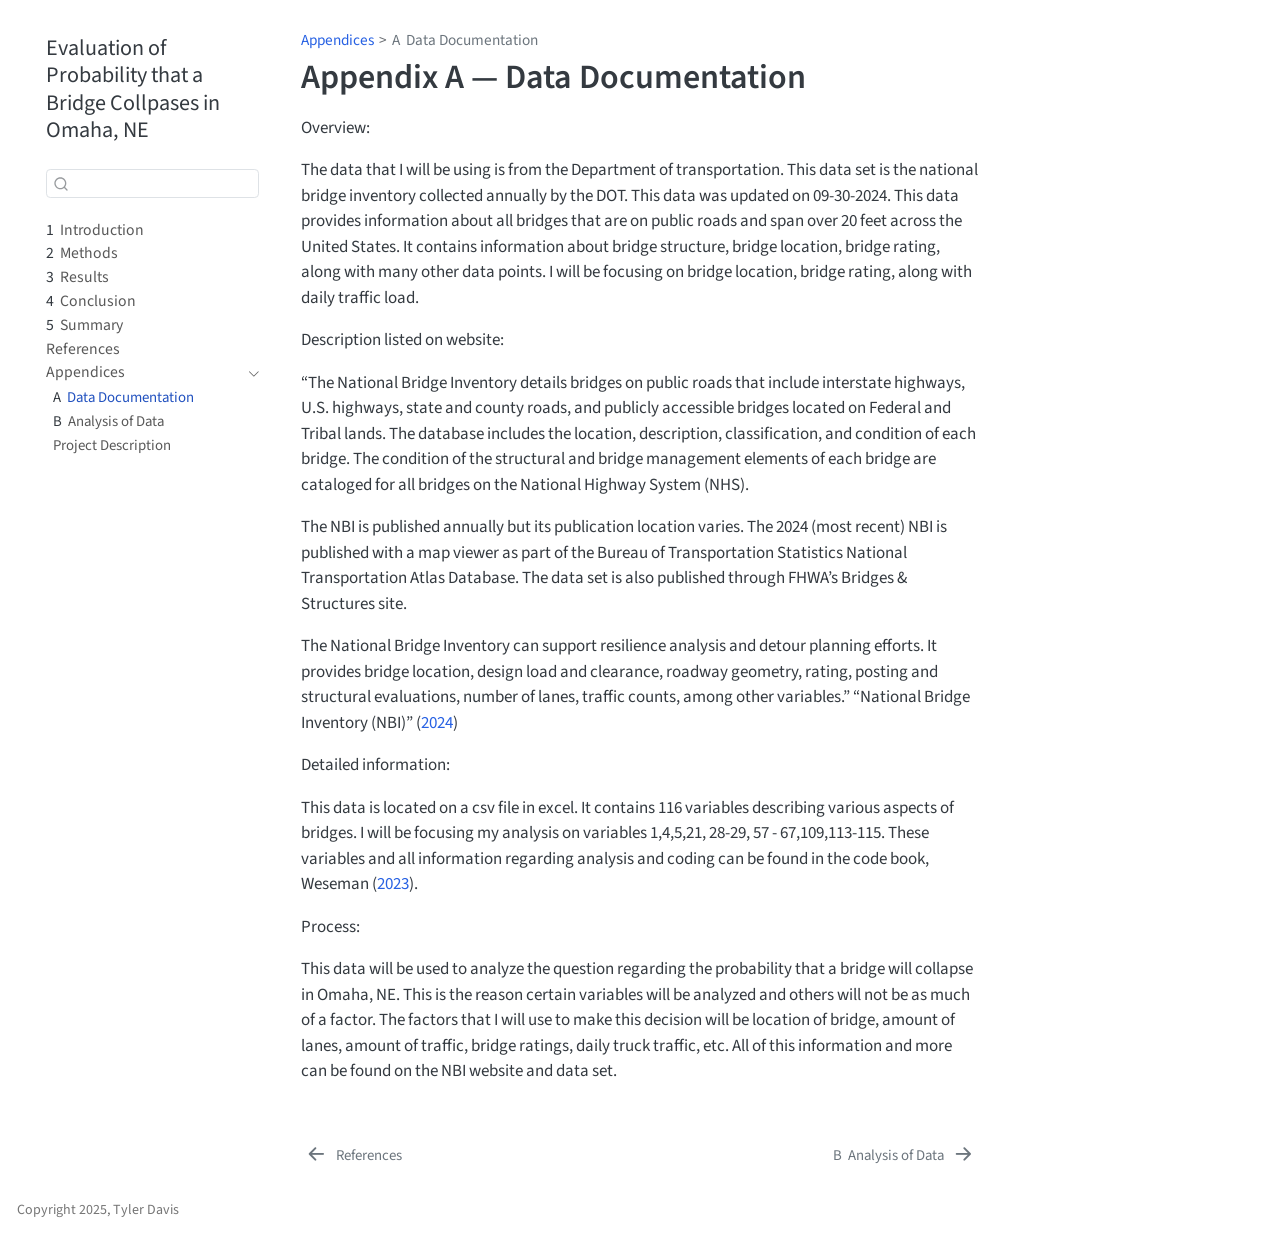
<file: docs/draft-data-doc.html>
<!DOCTYPE html>
<html xmlns="http://www.w3.org/1999/xhtml" lang="en" xml:lang="en"><head>

<meta charset="utf-8">
<meta name="generator" content="quarto-1.4.548">

<meta name="viewport" content="width=device-width, initial-scale=1.0, user-scalable=yes">


<title>Evaluation of Probability that a Bridge Collpases in Omaha, NE - Appendix A — Data Documentation</title>
<style>
code{white-space: pre-wrap;}
span.smallcaps{font-variant: small-caps;}
div.columns{display: flex; gap: min(4vw, 1.5em);}
div.column{flex: auto; overflow-x: auto;}
div.hanging-indent{margin-left: 1.5em; text-indent: -1.5em;}
ul.task-list{list-style: none;}
ul.task-list li input[type="checkbox"] {
  width: 0.8em;
  margin: 0 0.8em 0.2em -1em; /* quarto-specific, see https://github.com/quarto-dev/quarto-cli/issues/4556 */ 
  vertical-align: middle;
}
/* CSS for citations */
div.csl-bib-body { }
div.csl-entry {
  clear: both;
  margin-bottom: 0em;
}
.hanging-indent div.csl-entry {
  margin-left:2em;
  text-indent:-2em;
}
div.csl-left-margin {
  min-width:2em;
  float:left;
}
div.csl-right-inline {
  margin-left:2em;
  padding-left:1em;
}
div.csl-indent {
  margin-left: 2em;
}</style>


<script src="site_libs/quarto-nav/quarto-nav.js"></script>
<script src="site_libs/quarto-nav/headroom.min.js"></script>
<script src="site_libs/clipboard/clipboard.min.js"></script>
<script src="site_libs/quarto-search/autocomplete.umd.js"></script>
<script src="site_libs/quarto-search/fuse.min.js"></script>
<script src="site_libs/quarto-search/quarto-search.js"></script>
<meta name="quarto:offset" content="./">
<link href="./Analysis.html" rel="next">
<link href="./references.html" rel="prev">
<script src="site_libs/quarto-html/quarto.js"></script>
<script src="site_libs/quarto-html/popper.min.js"></script>
<script src="site_libs/quarto-html/tippy.umd.min.js"></script>
<script src="site_libs/quarto-html/anchor.min.js"></script>
<link href="site_libs/quarto-html/tippy.css" rel="stylesheet">
<link href="site_libs/quarto-html/quarto-syntax-highlighting.css" rel="stylesheet" id="quarto-text-highlighting-styles">
<script src="site_libs/bootstrap/bootstrap.min.js"></script>
<link href="site_libs/bootstrap/bootstrap-icons.css" rel="stylesheet">
<link href="site_libs/bootstrap/bootstrap.min.css" rel="stylesheet" id="quarto-bootstrap" data-mode="light">
<script id="quarto-search-options" type="application/json">{
  "location": "sidebar",
  "copy-button": false,
  "collapse-after": 3,
  "panel-placement": "start",
  "type": "textbox",
  "limit": 50,
  "keyboard-shortcut": [
    "f",
    "/",
    "s"
  ],
  "show-item-context": false,
  "language": {
    "search-no-results-text": "No results",
    "search-matching-documents-text": "matching documents",
    "search-copy-link-title": "Copy link to search",
    "search-hide-matches-text": "Hide additional matches",
    "search-more-match-text": "more match in this document",
    "search-more-matches-text": "more matches in this document",
    "search-clear-button-title": "Clear",
    "search-text-placeholder": "",
    "search-detached-cancel-button-title": "Cancel",
    "search-submit-button-title": "Submit",
    "search-label": "Search"
  }
}</script>


</head>

<body class="nav-sidebar floating">

<div id="quarto-search-results"></div>
  <header id="quarto-header" class="headroom fixed-top">
  <nav class="quarto-secondary-nav">
    <div class="container-fluid d-flex">
      <button type="button" class="quarto-btn-toggle btn" data-bs-toggle="collapse" data-bs-target=".quarto-sidebar-collapse-item" aria-controls="quarto-sidebar" aria-expanded="false" aria-label="Toggle sidebar navigation" onclick="if (window.quartoToggleHeadroom) { window.quartoToggleHeadroom(); }">
        <i class="bi bi-layout-text-sidebar-reverse"></i>
      </button>
        <nav class="quarto-page-breadcrumbs" aria-label="breadcrumb"><ol class="breadcrumb"><li class="breadcrumb-item"><a href="./draft-data-doc.html">Appendices</a></li><li class="breadcrumb-item"><a href="./draft-data-doc.html"><span class="chapter-number">A</span>&nbsp; <span class="chapter-title">Data Documentation</span></a></li></ol></nav>
        <a class="flex-grow-1" role="button" data-bs-toggle="collapse" data-bs-target=".quarto-sidebar-collapse-item" aria-controls="quarto-sidebar" aria-expanded="false" aria-label="Toggle sidebar navigation" onclick="if (window.quartoToggleHeadroom) { window.quartoToggleHeadroom(); }">      
        </a>
      <button type="button" class="btn quarto-search-button" aria-label="" onclick="window.quartoOpenSearch();">
        <i class="bi bi-search"></i>
      </button>
    </div>
  </nav>
</header>
<!-- content -->
<div id="quarto-content" class="quarto-container page-columns page-rows-contents page-layout-article">
<!-- sidebar -->
  <nav id="quarto-sidebar" class="sidebar collapse collapse-horizontal quarto-sidebar-collapse-item sidebar-navigation floating overflow-auto">
    <div class="pt-lg-2 mt-2 text-left sidebar-header">
    <div class="sidebar-title mb-0 py-0">
      <a href="./">Evaluation of Probability that a Bridge Collpases in Omaha, NE</a> 
    </div>
      </div>
        <div class="mt-2 flex-shrink-0 align-items-center">
        <div class="sidebar-search">
        <div id="quarto-search" class="" title="Search"></div>
        </div>
        </div>
    <div class="sidebar-menu-container"> 
    <ul class="list-unstyled mt-1">
        <li class="sidebar-item">
  <div class="sidebar-item-container"> 
  <a href="./introduction.html" class="sidebar-item-text sidebar-link">
 <span class="menu-text"><span class="chapter-number">1</span>&nbsp; <span class="chapter-title">Introduction</span></span></a>
  </div>
</li>
        <li class="sidebar-item">
  <div class="sidebar-item-container"> 
  <a href="./Methods.html" class="sidebar-item-text sidebar-link">
 <span class="menu-text"><span class="chapter-number">2</span>&nbsp; <span class="chapter-title">Methods</span></span></a>
  </div>
</li>
        <li class="sidebar-item">
  <div class="sidebar-item-container"> 
  <a href="./draft-results.html" class="sidebar-item-text sidebar-link">
 <span class="menu-text"><span class="chapter-number">3</span>&nbsp; <span class="chapter-title">Results</span></span></a>
  </div>
</li>
        <li class="sidebar-item">
  <div class="sidebar-item-container"> 
  <a href="./conclusion.html" class="sidebar-item-text sidebar-link">
 <span class="menu-text"><span class="chapter-number">4</span>&nbsp; <span class="chapter-title">Conclusion</span></span></a>
  </div>
</li>
        <li class="sidebar-item">
  <div class="sidebar-item-container"> 
  <a href="./summary.html" class="sidebar-item-text sidebar-link">
 <span class="menu-text"><span class="chapter-number">5</span>&nbsp; <span class="chapter-title">Summary</span></span></a>
  </div>
</li>
        <li class="sidebar-item">
  <div class="sidebar-item-container"> 
  <a href="./references.html" class="sidebar-item-text sidebar-link">
 <span class="menu-text">References</span></a>
  </div>
</li>
        <li class="sidebar-item sidebar-item-section">
      <div class="sidebar-item-container"> 
            <a class="sidebar-item-text sidebar-link text-start" data-bs-toggle="collapse" data-bs-target="#quarto-sidebar-section-1" aria-expanded="true">
 <span class="menu-text">Appendices</span></a>
          <a class="sidebar-item-toggle text-start" data-bs-toggle="collapse" data-bs-target="#quarto-sidebar-section-1" aria-expanded="true" aria-label="Toggle section">
            <i class="bi bi-chevron-right ms-2"></i>
          </a> 
      </div>
      <ul id="quarto-sidebar-section-1" class="collapse list-unstyled sidebar-section depth1 show">  
          <li class="sidebar-item">
  <div class="sidebar-item-container"> 
  <a href="./draft-data-doc.html" class="sidebar-item-text sidebar-link active">
 <span class="menu-text"><span class="chapter-number">A</span>&nbsp; <span class="chapter-title">Data Documentation</span></span></a>
  </div>
</li>
          <li class="sidebar-item">
  <div class="sidebar-item-container"> 
  <a href="./Analysis.html" class="sidebar-item-text sidebar-link">
 <span class="menu-text"><span class="chapter-number">B</span>&nbsp; <span class="chapter-title">Analysis of Data</span></span></a>
  </div>
</li>
          <li class="sidebar-item">
  <div class="sidebar-item-container"> 
  <a href="./index.html" class="sidebar-item-text sidebar-link">
 <span class="menu-text">Project Description</span></a>
  </div>
</li>
      </ul>
  </li>
    </ul>
    </div>
</nav>
<div id="quarto-sidebar-glass" class="quarto-sidebar-collapse-item" data-bs-toggle="collapse" data-bs-target=".quarto-sidebar-collapse-item"></div>
<!-- margin-sidebar -->
    <div id="quarto-margin-sidebar" class="sidebar margin-sidebar">
        
    </div>
<!-- main -->
<main class="content" id="quarto-document-content">

<header id="title-block-header" class="quarto-title-block default"><nav class="quarto-page-breadcrumbs quarto-title-breadcrumbs d-none d-lg-block" aria-label="breadcrumb"><ol class="breadcrumb"><li class="breadcrumb-item"><a href="./draft-data-doc.html">Appendices</a></li><li class="breadcrumb-item"><a href="./draft-data-doc.html"><span class="chapter-number">A</span>&nbsp; <span class="chapter-title">Data Documentation</span></a></li></ol></nav>
<div class="quarto-title">
<h1 class="title">Appendix A — Data Documentation</h1>
</div>



<div class="quarto-title-meta">

    
  
    
  </div>
  


</header>


<p>Overview:</p>
<p>The data that I will be using is from the Department of transportation. This data set is the national bridge inventory collected annually by the DOT. This data was updated on 09-30-2024. This data provides information about all bridges that are on public roads and span over 20 feet across the United States. It contains information about bridge structure, bridge location, bridge rating, along with many other data points. I will be focusing on bridge location, bridge rating, along with daily traffic load.</p>
<p>Description listed on website:</p>
<p>“The National Bridge Inventory details bridges on public roads that include interstate highways, U.S. highways, state and county roads, and publicly accessible bridges located on Federal and Tribal lands. The database includes the location, description, classification, and condition of each bridge. The condition of the structural and bridge management elements of each bridge are cataloged for all bridges on the National Highway System (NHS).</p>
<p>The NBI is published annually but its publication location varies. The 2024 (most recent) NBI is published with a map viewer as part of the Bureau of Transportation Statistics National Transportation Atlas Database. The data set is also published through FHWA’s Bridges &amp; Structures site.</p>
<p>The National Bridge Inventory can support resilience analysis and detour planning efforts. It provides bridge location, design load and clearance, roadway geometry, rating, posting and structural evaluations, number of lanes, traffic counts, among other variables.” <span class="citation" data-cites="NationalBridgeInventory2024"><span>“National <span>Bridge Inventory</span> (<span>NBI</span>)”</span> (<a href="references.html#ref-NationalBridgeInventory2024" role="doc-biblioref">2024</a>)</span></p>
<p>Detailed information:</p>
<p>This data is located on a csv file in excel. It contains 116 variables describing various aspects of bridges. I will be focusing my analysis on variables 1,4,5,21, 28-29, 57 - 67,109,113-115. These variables and all information regarding analysis and coding can be found in the code book, <span class="citation" data-cites="wesemanRecordingCodingGuide2023">Weseman (<a href="references.html#ref-wesemanRecordingCodingGuide2023" role="doc-biblioref">2023</a>)</span>.</p>
<p>Process:</p>
<p>This data will be used to analyze the question regarding the probability that a bridge will collapse in Omaha, NE. This is the reason certain variables will be analyzed and others will not be as much of a factor. The factors that I will use to make this decision will be location of bridge, amount of lanes, amount of traffic, bridge ratings, daily truck traffic, etc. All of this information and more can be found on the NBI website and data set.</p>


<div id="refs" class="references csl-bib-body hanging-indent" data-entry-spacing="0" role="list" style="display: none">
<div id="ref-NationalBridgeInventory2024" class="csl-entry" role="listitem">
<span>“National <span>Bridge Inventory</span> (<span>NBI</span>).”</span> 2024. https://tvar-hub-usdot.hub.arcgis.com/pages/national-bridge-inventory.
</div>
<div id="ref-wesemanRecordingCodingGuide2023" class="csl-entry" role="listitem">
Weseman, William A. 2023. <span>“Recording and <span>Coding Guide</span>,”</span> January.
</div>
</div>

</main> <!-- /main -->
<script id="quarto-html-after-body" type="application/javascript">
window.document.addEventListener("DOMContentLoaded", function (event) {
  const toggleBodyColorMode = (bsSheetEl) => {
    const mode = bsSheetEl.getAttribute("data-mode");
    const bodyEl = window.document.querySelector("body");
    if (mode === "dark") {
      bodyEl.classList.add("quarto-dark");
      bodyEl.classList.remove("quarto-light");
    } else {
      bodyEl.classList.add("quarto-light");
      bodyEl.classList.remove("quarto-dark");
    }
  }
  const toggleBodyColorPrimary = () => {
    const bsSheetEl = window.document.querySelector("link#quarto-bootstrap");
    if (bsSheetEl) {
      toggleBodyColorMode(bsSheetEl);
    }
  }
  toggleBodyColorPrimary();  
  const icon = "";
  const anchorJS = new window.AnchorJS();
  anchorJS.options = {
    placement: 'right',
    icon: icon
  };
  anchorJS.add('.anchored');
  const isCodeAnnotation = (el) => {
    for (const clz of el.classList) {
      if (clz.startsWith('code-annotation-')) {                     
        return true;
      }
    }
    return false;
  }
  const clipboard = new window.ClipboardJS('.code-copy-button', {
    text: function(trigger) {
      const codeEl = trigger.previousElementSibling.cloneNode(true);
      for (const childEl of codeEl.children) {
        if (isCodeAnnotation(childEl)) {
          childEl.remove();
        }
      }
      return codeEl.innerText;
    }
  });
  clipboard.on('success', function(e) {
    // button target
    const button = e.trigger;
    // don't keep focus
    button.blur();
    // flash "checked"
    button.classList.add('code-copy-button-checked');
    var currentTitle = button.getAttribute("title");
    button.setAttribute("title", "Copied!");
    let tooltip;
    if (window.bootstrap) {
      button.setAttribute("data-bs-toggle", "tooltip");
      button.setAttribute("data-bs-placement", "left");
      button.setAttribute("data-bs-title", "Copied!");
      tooltip = new bootstrap.Tooltip(button, 
        { trigger: "manual", 
          customClass: "code-copy-button-tooltip",
          offset: [0, -8]});
      tooltip.show();    
    }
    setTimeout(function() {
      if (tooltip) {
        tooltip.hide();
        button.removeAttribute("data-bs-title");
        button.removeAttribute("data-bs-toggle");
        button.removeAttribute("data-bs-placement");
      }
      button.setAttribute("title", currentTitle);
      button.classList.remove('code-copy-button-checked');
    }, 1000);
    // clear code selection
    e.clearSelection();
  });
  function tippyHover(el, contentFn, onTriggerFn, onUntriggerFn) {
    const config = {
      allowHTML: true,
      maxWidth: 500,
      delay: 100,
      arrow: false,
      appendTo: function(el) {
          return el.parentElement;
      },
      interactive: true,
      interactiveBorder: 10,
      theme: 'quarto',
      placement: 'bottom-start',
    };
    if (contentFn) {
      config.content = contentFn;
    }
    if (onTriggerFn) {
      config.onTrigger = onTriggerFn;
    }
    if (onUntriggerFn) {
      config.onUntrigger = onUntriggerFn;
    }
    window.tippy(el, config); 
  }
  const noterefs = window.document.querySelectorAll('a[role="doc-noteref"]');
  for (var i=0; i<noterefs.length; i++) {
    const ref = noterefs[i];
    tippyHover(ref, function() {
      // use id or data attribute instead here
      let href = ref.getAttribute('data-footnote-href') || ref.getAttribute('href');
      try { href = new URL(href).hash; } catch {}
      const id = href.replace(/^#\/?/, "");
      const note = window.document.getElementById(id);
      return note.innerHTML;
    });
  }
  const xrefs = window.document.querySelectorAll('a.quarto-xref');
  const processXRef = (id, note) => {
    // Strip column container classes
    const stripColumnClz = (el) => {
      el.classList.remove("page-full", "page-columns");
      if (el.children) {
        for (const child of el.children) {
          stripColumnClz(child);
        }
      }
    }
    stripColumnClz(note)
    if (id === null || id.startsWith('sec-')) {
      // Special case sections, only their first couple elements
      const container = document.createElement("div");
      if (note.children && note.children.length > 2) {
        container.appendChild(note.children[0].cloneNode(true));
        for (let i = 1; i < note.children.length; i++) {
          const child = note.children[i];
          if (child.tagName === "P" && child.innerText === "") {
            continue;
          } else {
            container.appendChild(child.cloneNode(true));
            break;
          }
        }
        if (window.Quarto?.typesetMath) {
          window.Quarto.typesetMath(container);
        }
        return container.innerHTML
      } else {
        if (window.Quarto?.typesetMath) {
          window.Quarto.typesetMath(note);
        }
        return note.innerHTML;
      }
    } else {
      // Remove any anchor links if they are present
      const anchorLink = note.querySelector('a.anchorjs-link');
      if (anchorLink) {
        anchorLink.remove();
      }
      if (window.Quarto?.typesetMath) {
        window.Quarto.typesetMath(note);
      }
      // TODO in 1.5, we should make sure this works without a callout special case
      if (note.classList.contains("callout")) {
        return note.outerHTML;
      } else {
        return note.innerHTML;
      }
    }
  }
  for (var i=0; i<xrefs.length; i++) {
    const xref = xrefs[i];
    tippyHover(xref, undefined, function(instance) {
      instance.disable();
      let url = xref.getAttribute('href');
      let hash = undefined; 
      if (url.startsWith('#')) {
        hash = url;
      } else {
        try { hash = new URL(url).hash; } catch {}
      }
      if (hash) {
        const id = hash.replace(/^#\/?/, "");
        const note = window.document.getElementById(id);
        if (note !== null) {
          try {
            const html = processXRef(id, note.cloneNode(true));
            instance.setContent(html);
          } finally {
            instance.enable();
            instance.show();
          }
        } else {
          // See if we can fetch this
          fetch(url.split('#')[0])
          .then(res => res.text())
          .then(html => {
            const parser = new DOMParser();
            const htmlDoc = parser.parseFromString(html, "text/html");
            const note = htmlDoc.getElementById(id);
            if (note !== null) {
              const html = processXRef(id, note);
              instance.setContent(html);
            } 
          }).finally(() => {
            instance.enable();
            instance.show();
          });
        }
      } else {
        // See if we can fetch a full url (with no hash to target)
        // This is a special case and we should probably do some content thinning / targeting
        fetch(url)
        .then(res => res.text())
        .then(html => {
          const parser = new DOMParser();
          const htmlDoc = parser.parseFromString(html, "text/html");
          const note = htmlDoc.querySelector('main.content');
          if (note !== null) {
            // This should only happen for chapter cross references
            // (since there is no id in the URL)
            // remove the first header
            if (note.children.length > 0 && note.children[0].tagName === "HEADER") {
              note.children[0].remove();
            }
            const html = processXRef(null, note);
            instance.setContent(html);
          } 
        }).finally(() => {
          instance.enable();
          instance.show();
        });
      }
    }, function(instance) {
    });
  }
      let selectedAnnoteEl;
      const selectorForAnnotation = ( cell, annotation) => {
        let cellAttr = 'data-code-cell="' + cell + '"';
        let lineAttr = 'data-code-annotation="' +  annotation + '"';
        const selector = 'span[' + cellAttr + '][' + lineAttr + ']';
        return selector;
      }
      const selectCodeLines = (annoteEl) => {
        const doc = window.document;
        const targetCell = annoteEl.getAttribute("data-target-cell");
        const targetAnnotation = annoteEl.getAttribute("data-target-annotation");
        const annoteSpan = window.document.querySelector(selectorForAnnotation(targetCell, targetAnnotation));
        const lines = annoteSpan.getAttribute("data-code-lines").split(",");
        const lineIds = lines.map((line) => {
          return targetCell + "-" + line;
        })
        let top = null;
        let height = null;
        let parent = null;
        if (lineIds.length > 0) {
            //compute the position of the single el (top and bottom and make a div)
            const el = window.document.getElementById(lineIds[0]);
            top = el.offsetTop;
            height = el.offsetHeight;
            parent = el.parentElement.parentElement;
          if (lineIds.length > 1) {
            const lastEl = window.document.getElementById(lineIds[lineIds.length - 1]);
            const bottom = lastEl.offsetTop + lastEl.offsetHeight;
            height = bottom - top;
          }
          if (top !== null && height !== null && parent !== null) {
            // cook up a div (if necessary) and position it 
            let div = window.document.getElementById("code-annotation-line-highlight");
            if (div === null) {
              div = window.document.createElement("div");
              div.setAttribute("id", "code-annotation-line-highlight");
              div.style.position = 'absolute';
              parent.appendChild(div);
            }
            div.style.top = top - 2 + "px";
            div.style.height = height + 4 + "px";
            div.style.left = 0;
            let gutterDiv = window.document.getElementById("code-annotation-line-highlight-gutter");
            if (gutterDiv === null) {
              gutterDiv = window.document.createElement("div");
              gutterDiv.setAttribute("id", "code-annotation-line-highlight-gutter");
              gutterDiv.style.position = 'absolute';
              const codeCell = window.document.getElementById(targetCell);
              const gutter = codeCell.querySelector('.code-annotation-gutter');
              gutter.appendChild(gutterDiv);
            }
            gutterDiv.style.top = top - 2 + "px";
            gutterDiv.style.height = height + 4 + "px";
          }
          selectedAnnoteEl = annoteEl;
        }
      };
      const unselectCodeLines = () => {
        const elementsIds = ["code-annotation-line-highlight", "code-annotation-line-highlight-gutter"];
        elementsIds.forEach((elId) => {
          const div = window.document.getElementById(elId);
          if (div) {
            div.remove();
          }
        });
        selectedAnnoteEl = undefined;
      };
        // Handle positioning of the toggle
    window.addEventListener(
      "resize",
      throttle(() => {
        elRect = undefined;
        if (selectedAnnoteEl) {
          selectCodeLines(selectedAnnoteEl);
        }
      }, 10)
    );
    function throttle(fn, ms) {
    let throttle = false;
    let timer;
      return (...args) => {
        if(!throttle) { // first call gets through
            fn.apply(this, args);
            throttle = true;
        } else { // all the others get throttled
            if(timer) clearTimeout(timer); // cancel #2
            timer = setTimeout(() => {
              fn.apply(this, args);
              timer = throttle = false;
            }, ms);
        }
      };
    }
      // Attach click handler to the DT
      const annoteDls = window.document.querySelectorAll('dt[data-target-cell]');
      for (const annoteDlNode of annoteDls) {
        annoteDlNode.addEventListener('click', (event) => {
          const clickedEl = event.target;
          if (clickedEl !== selectedAnnoteEl) {
            unselectCodeLines();
            const activeEl = window.document.querySelector('dt[data-target-cell].code-annotation-active');
            if (activeEl) {
              activeEl.classList.remove('code-annotation-active');
            }
            selectCodeLines(clickedEl);
            clickedEl.classList.add('code-annotation-active');
          } else {
            // Unselect the line
            unselectCodeLines();
            clickedEl.classList.remove('code-annotation-active');
          }
        });
      }
  const findCites = (el) => {
    const parentEl = el.parentElement;
    if (parentEl) {
      const cites = parentEl.dataset.cites;
      if (cites) {
        return {
          el,
          cites: cites.split(' ')
        };
      } else {
        return findCites(el.parentElement)
      }
    } else {
      return undefined;
    }
  };
  var bibliorefs = window.document.querySelectorAll('a[role="doc-biblioref"]');
  for (var i=0; i<bibliorefs.length; i++) {
    const ref = bibliorefs[i];
    const citeInfo = findCites(ref);
    if (citeInfo) {
      tippyHover(citeInfo.el, function() {
        var popup = window.document.createElement('div');
        citeInfo.cites.forEach(function(cite) {
          var citeDiv = window.document.createElement('div');
          citeDiv.classList.add('hanging-indent');
          citeDiv.classList.add('csl-entry');
          var biblioDiv = window.document.getElementById('ref-' + cite);
          if (biblioDiv) {
            citeDiv.innerHTML = biblioDiv.innerHTML;
          }
          popup.appendChild(citeDiv);
        });
        return popup.innerHTML;
      });
    }
  }
});
</script>
<nav class="page-navigation">
  <div class="nav-page nav-page-previous">
      <a href="./references.html" class="pagination-link  aria-label=" references"="">
        <i class="bi bi-arrow-left-short"></i> <span class="nav-page-text">References</span>
      </a>          
  </div>
  <div class="nav-page nav-page-next">
      <a href="./Analysis.html" class="pagination-link" aria-label="<span class='chapter-number'>B</span>&nbsp; <span class='chapter-title'>Analysis of Data</span>">
        <span class="nav-page-text"><span class="chapter-number">B</span>&nbsp; <span class="chapter-title">Analysis of Data</span></span> <i class="bi bi-arrow-right-short"></i>
      </a>
  </div>
</nav>
</div> <!-- /content -->
<footer class="footer">
  <div class="nav-footer">
    <div class="nav-footer-left">
<p>Copyright 2025, Tyler Davis</p>
</div>   
    <div class="nav-footer-center">
      &nbsp;
    </div>
    <div class="nav-footer-right">
      &nbsp;
    </div>
  </div>
</footer>




</body></html>
</file>
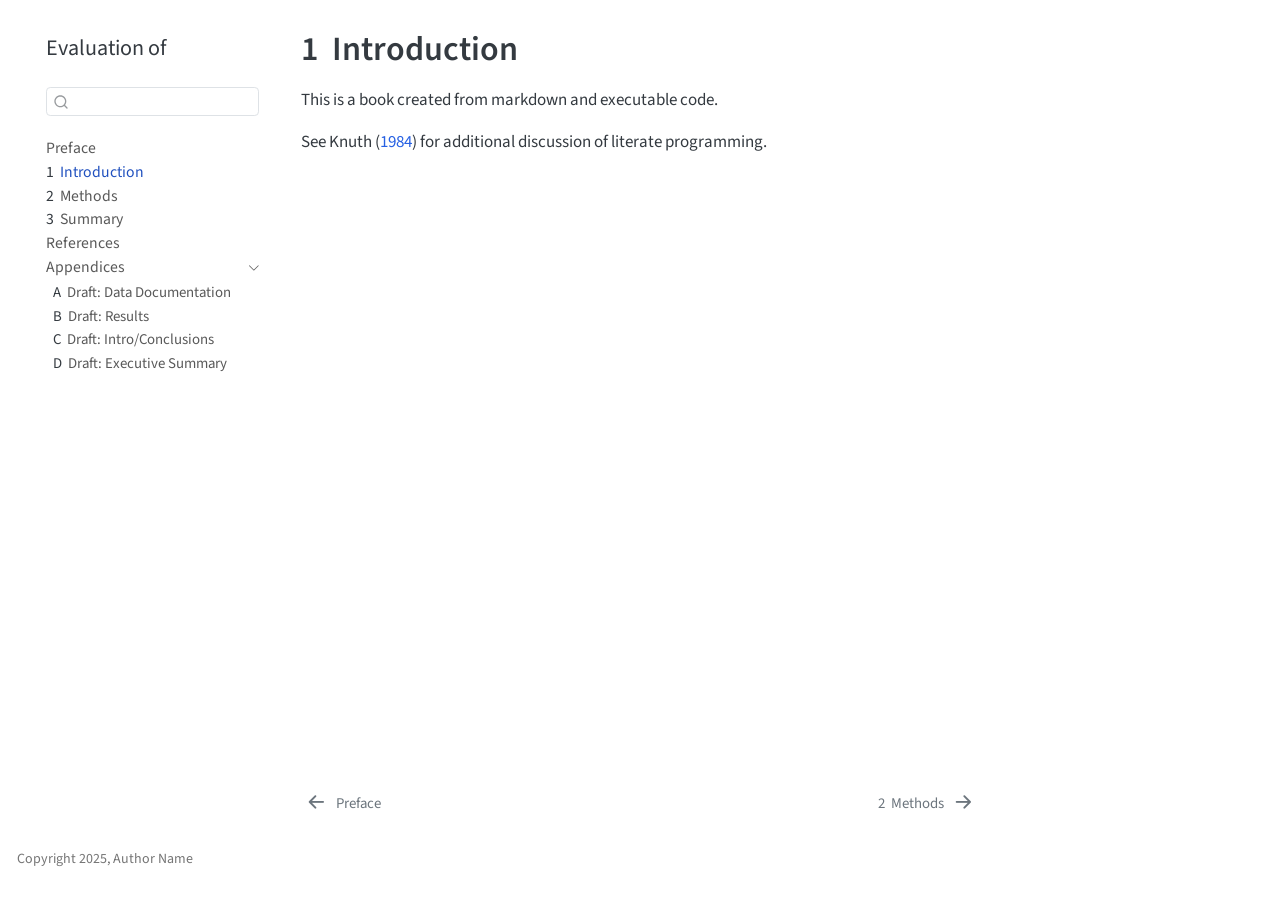
<file: docs/intro.html>
<!DOCTYPE html>
<html xmlns="http://www.w3.org/1999/xhtml" lang="en" xml:lang="en"><head>

<meta charset="utf-8">
<meta name="generator" content="quarto-1.4.548">

<meta name="viewport" content="width=device-width, initial-scale=1.0, user-scalable=yes">


<title>Evaluation of  - 1&nbsp; Introduction</title>
<style>
code{white-space: pre-wrap;}
span.smallcaps{font-variant: small-caps;}
div.columns{display: flex; gap: min(4vw, 1.5em);}
div.column{flex: auto; overflow-x: auto;}
div.hanging-indent{margin-left: 1.5em; text-indent: -1.5em;}
ul.task-list{list-style: none;}
ul.task-list li input[type="checkbox"] {
  width: 0.8em;
  margin: 0 0.8em 0.2em -1em; /* quarto-specific, see https://github.com/quarto-dev/quarto-cli/issues/4556 */ 
  vertical-align: middle;
}
/* CSS for citations */
div.csl-bib-body { }
div.csl-entry {
  clear: both;
  margin-bottom: 0em;
}
.hanging-indent div.csl-entry {
  margin-left:2em;
  text-indent:-2em;
}
div.csl-left-margin {
  min-width:2em;
  float:left;
}
div.csl-right-inline {
  margin-left:2em;
  padding-left:1em;
}
div.csl-indent {
  margin-left: 2em;
}</style>


<script src="site_libs/quarto-nav/quarto-nav.js"></script>
<script src="site_libs/quarto-nav/headroom.min.js"></script>
<script src="site_libs/clipboard/clipboard.min.js"></script>
<script src="site_libs/quarto-search/autocomplete.umd.js"></script>
<script src="site_libs/quarto-search/fuse.min.js"></script>
<script src="site_libs/quarto-search/quarto-search.js"></script>
<meta name="quarto:offset" content="./">
<link href="./Methods.html" rel="next">
<link href="./index.html" rel="prev">
<script src="site_libs/quarto-html/quarto.js"></script>
<script src="site_libs/quarto-html/popper.min.js"></script>
<script src="site_libs/quarto-html/tippy.umd.min.js"></script>
<script src="site_libs/quarto-html/anchor.min.js"></script>
<link href="site_libs/quarto-html/tippy.css" rel="stylesheet">
<link href="site_libs/quarto-html/quarto-syntax-highlighting.css" rel="stylesheet" id="quarto-text-highlighting-styles">
<script src="site_libs/bootstrap/bootstrap.min.js"></script>
<link href="site_libs/bootstrap/bootstrap-icons.css" rel="stylesheet">
<link href="site_libs/bootstrap/bootstrap.min.css" rel="stylesheet" id="quarto-bootstrap" data-mode="light">
<script id="quarto-search-options" type="application/json">{
  "location": "sidebar",
  "copy-button": false,
  "collapse-after": 3,
  "panel-placement": "start",
  "type": "textbox",
  "limit": 50,
  "keyboard-shortcut": [
    "f",
    "/",
    "s"
  ],
  "show-item-context": false,
  "language": {
    "search-no-results-text": "No results",
    "search-matching-documents-text": "matching documents",
    "search-copy-link-title": "Copy link to search",
    "search-hide-matches-text": "Hide additional matches",
    "search-more-match-text": "more match in this document",
    "search-more-matches-text": "more matches in this document",
    "search-clear-button-title": "Clear",
    "search-text-placeholder": "",
    "search-detached-cancel-button-title": "Cancel",
    "search-submit-button-title": "Submit",
    "search-label": "Search"
  }
}</script>


</head>

<body class="nav-sidebar floating">

<div id="quarto-search-results"></div>
  <header id="quarto-header" class="headroom fixed-top">
  <nav class="quarto-secondary-nav">
    <div class="container-fluid d-flex">
      <button type="button" class="quarto-btn-toggle btn" data-bs-toggle="collapse" data-bs-target=".quarto-sidebar-collapse-item" aria-controls="quarto-sidebar" aria-expanded="false" aria-label="Toggle sidebar navigation" onclick="if (window.quartoToggleHeadroom) { window.quartoToggleHeadroom(); }">
        <i class="bi bi-layout-text-sidebar-reverse"></i>
      </button>
        <nav class="quarto-page-breadcrumbs" aria-label="breadcrumb"><ol class="breadcrumb"><li class="breadcrumb-item"><a href="./intro.html"><span class="chapter-number">1</span>&nbsp; <span class="chapter-title">Introduction</span></a></li></ol></nav>
        <a class="flex-grow-1" role="button" data-bs-toggle="collapse" data-bs-target=".quarto-sidebar-collapse-item" aria-controls="quarto-sidebar" aria-expanded="false" aria-label="Toggle sidebar navigation" onclick="if (window.quartoToggleHeadroom) { window.quartoToggleHeadroom(); }">      
        </a>
      <button type="button" class="btn quarto-search-button" aria-label="" onclick="window.quartoOpenSearch();">
        <i class="bi bi-search"></i>
      </button>
    </div>
  </nav>
</header>
<!-- content -->
<div id="quarto-content" class="quarto-container page-columns page-rows-contents page-layout-article">
<!-- sidebar -->
  <nav id="quarto-sidebar" class="sidebar collapse collapse-horizontal quarto-sidebar-collapse-item sidebar-navigation floating overflow-auto">
    <div class="pt-lg-2 mt-2 text-left sidebar-header">
    <div class="sidebar-title mb-0 py-0">
      <a href="./">Evaluation of <scenario></scenario></a> 
    </div>
      </div>
        <div class="mt-2 flex-shrink-0 align-items-center">
        <div class="sidebar-search">
        <div id="quarto-search" class="" title="Search"></div>
        </div>
        </div>
    <div class="sidebar-menu-container"> 
    <ul class="list-unstyled mt-1">
        <li class="sidebar-item">
  <div class="sidebar-item-container"> 
  <a href="./index.html" class="sidebar-item-text sidebar-link">
 <span class="menu-text">Preface</span></a>
  </div>
</li>
        <li class="sidebar-item">
  <div class="sidebar-item-container"> 
  <a href="./intro.html" class="sidebar-item-text sidebar-link active">
 <span class="menu-text"><span class="chapter-number">1</span>&nbsp; <span class="chapter-title">Introduction</span></span></a>
  </div>
</li>
        <li class="sidebar-item">
  <div class="sidebar-item-container"> 
  <a href="./Methods.html" class="sidebar-item-text sidebar-link">
 <span class="menu-text"><span class="chapter-number">2</span>&nbsp; <span class="chapter-title">Methods</span></span></a>
  </div>
</li>
        <li class="sidebar-item">
  <div class="sidebar-item-container"> 
  <a href="./summary.html" class="sidebar-item-text sidebar-link">
 <span class="menu-text"><span class="chapter-number">3</span>&nbsp; <span class="chapter-title">Summary</span></span></a>
  </div>
</li>
        <li class="sidebar-item">
  <div class="sidebar-item-container"> 
  <a href="./references.html" class="sidebar-item-text sidebar-link">
 <span class="menu-text">References</span></a>
  </div>
</li>
        <li class="sidebar-item sidebar-item-section">
      <div class="sidebar-item-container"> 
            <a class="sidebar-item-text sidebar-link text-start" data-bs-toggle="collapse" data-bs-target="#quarto-sidebar-section-1" aria-expanded="true">
 <span class="menu-text">Appendices</span></a>
          <a class="sidebar-item-toggle text-start" data-bs-toggle="collapse" data-bs-target="#quarto-sidebar-section-1" aria-expanded="true" aria-label="Toggle section">
            <i class="bi bi-chevron-right ms-2"></i>
          </a> 
      </div>
      <ul id="quarto-sidebar-section-1" class="collapse list-unstyled sidebar-section depth1 show">  
          <li class="sidebar-item">
  <div class="sidebar-item-container"> 
  <a href="./draft-data-doc.html" class="sidebar-item-text sidebar-link">
 <span class="menu-text"><span class="chapter-number">A</span>&nbsp; <span class="chapter-title">Draft: Data Documentation</span></span></a>
  </div>
</li>
          <li class="sidebar-item">
  <div class="sidebar-item-container"> 
  <a href="./draft-results.html" class="sidebar-item-text sidebar-link">
 <span class="menu-text"><span class="chapter-number">B</span>&nbsp; <span class="chapter-title">Draft: Results</span></span></a>
  </div>
</li>
          <li class="sidebar-item">
  <div class="sidebar-item-container"> 
  <a href="./draft-intro-conclusions.html" class="sidebar-item-text sidebar-link">
 <span class="menu-text"><span class="chapter-number">C</span>&nbsp; <span class="chapter-title">Draft: Intro/Conclusions</span></span></a>
  </div>
</li>
          <li class="sidebar-item">
  <div class="sidebar-item-container"> 
  <a href="./draft-exec-summary.html" class="sidebar-item-text sidebar-link">
 <span class="menu-text"><span class="chapter-number">D</span>&nbsp; <span class="chapter-title">Draft: Executive Summary</span></span></a>
  </div>
</li>
      </ul>
  </li>
    </ul>
    </div>
</nav>
<div id="quarto-sidebar-glass" class="quarto-sidebar-collapse-item" data-bs-toggle="collapse" data-bs-target=".quarto-sidebar-collapse-item"></div>
<!-- margin-sidebar -->
    <div id="quarto-margin-sidebar" class="sidebar margin-sidebar">
        
    </div>
<!-- main -->
<main class="content" id="quarto-document-content">

<header id="title-block-header" class="quarto-title-block default">
<div class="quarto-title">
<h1 class="title"><span class="chapter-number">1</span>&nbsp; <span class="chapter-title">Introduction</span></h1>
</div>



<div class="quarto-title-meta">

    
  
    
  </div>
  


</header>


<p>This is a book created from markdown and executable code.</p>
<p>See <span class="citation" data-cites="knuth84">Knuth (<a href="references.html#ref-knuth84" role="doc-biblioref">1984</a>)</span> for additional discussion of literate programming.</p>


<div id="refs" class="references csl-bib-body hanging-indent" data-entry-spacing="0" role="list" style="display: none">
<div id="ref-knuth84" class="csl-entry" role="listitem">
Knuth, Donald E. 1984. <span>“Literate Programming.”</span> <em>Comput. J.</em> 27 (2): 97–111. <a href="https://doi.org/10.1093/comjnl/27.2.97">https://doi.org/10.1093/comjnl/27.2.97</a>.
</div>
</div>

</main> <!-- /main -->
<script id="quarto-html-after-body" type="application/javascript">
window.document.addEventListener("DOMContentLoaded", function (event) {
  const toggleBodyColorMode = (bsSheetEl) => {
    const mode = bsSheetEl.getAttribute("data-mode");
    const bodyEl = window.document.querySelector("body");
    if (mode === "dark") {
      bodyEl.classList.add("quarto-dark");
      bodyEl.classList.remove("quarto-light");
    } else {
      bodyEl.classList.add("quarto-light");
      bodyEl.classList.remove("quarto-dark");
    }
  }
  const toggleBodyColorPrimary = () => {
    const bsSheetEl = window.document.querySelector("link#quarto-bootstrap");
    if (bsSheetEl) {
      toggleBodyColorMode(bsSheetEl);
    }
  }
  toggleBodyColorPrimary();  
  const icon = "";
  const anchorJS = new window.AnchorJS();
  anchorJS.options = {
    placement: 'right',
    icon: icon
  };
  anchorJS.add('.anchored');
  const isCodeAnnotation = (el) => {
    for (const clz of el.classList) {
      if (clz.startsWith('code-annotation-')) {                     
        return true;
      }
    }
    return false;
  }
  const clipboard = new window.ClipboardJS('.code-copy-button', {
    text: function(trigger) {
      const codeEl = trigger.previousElementSibling.cloneNode(true);
      for (const childEl of codeEl.children) {
        if (isCodeAnnotation(childEl)) {
          childEl.remove();
        }
      }
      return codeEl.innerText;
    }
  });
  clipboard.on('success', function(e) {
    // button target
    const button = e.trigger;
    // don't keep focus
    button.blur();
    // flash "checked"
    button.classList.add('code-copy-button-checked');
    var currentTitle = button.getAttribute("title");
    button.setAttribute("title", "Copied!");
    let tooltip;
    if (window.bootstrap) {
      button.setAttribute("data-bs-toggle", "tooltip");
      button.setAttribute("data-bs-placement", "left");
      button.setAttribute("data-bs-title", "Copied!");
      tooltip = new bootstrap.Tooltip(button, 
        { trigger: "manual", 
          customClass: "code-copy-button-tooltip",
          offset: [0, -8]});
      tooltip.show();    
    }
    setTimeout(function() {
      if (tooltip) {
        tooltip.hide();
        button.removeAttribute("data-bs-title");
        button.removeAttribute("data-bs-toggle");
        button.removeAttribute("data-bs-placement");
      }
      button.setAttribute("title", currentTitle);
      button.classList.remove('code-copy-button-checked');
    }, 1000);
    // clear code selection
    e.clearSelection();
  });
  function tippyHover(el, contentFn, onTriggerFn, onUntriggerFn) {
    const config = {
      allowHTML: true,
      maxWidth: 500,
      delay: 100,
      arrow: false,
      appendTo: function(el) {
          return el.parentElement;
      },
      interactive: true,
      interactiveBorder: 10,
      theme: 'quarto',
      placement: 'bottom-start',
    };
    if (contentFn) {
      config.content = contentFn;
    }
    if (onTriggerFn) {
      config.onTrigger = onTriggerFn;
    }
    if (onUntriggerFn) {
      config.onUntrigger = onUntriggerFn;
    }
    window.tippy(el, config); 
  }
  const noterefs = window.document.querySelectorAll('a[role="doc-noteref"]');
  for (var i=0; i<noterefs.length; i++) {
    const ref = noterefs[i];
    tippyHover(ref, function() {
      // use id or data attribute instead here
      let href = ref.getAttribute('data-footnote-href') || ref.getAttribute('href');
      try { href = new URL(href).hash; } catch {}
      const id = href.replace(/^#\/?/, "");
      const note = window.document.getElementById(id);
      return note.innerHTML;
    });
  }
  const xrefs = window.document.querySelectorAll('a.quarto-xref');
  const processXRef = (id, note) => {
    // Strip column container classes
    const stripColumnClz = (el) => {
      el.classList.remove("page-full", "page-columns");
      if (el.children) {
        for (const child of el.children) {
          stripColumnClz(child);
        }
      }
    }
    stripColumnClz(note)
    if (id === null || id.startsWith('sec-')) {
      // Special case sections, only their first couple elements
      const container = document.createElement("div");
      if (note.children && note.children.length > 2) {
        container.appendChild(note.children[0].cloneNode(true));
        for (let i = 1; i < note.children.length; i++) {
          const child = note.children[i];
          if (child.tagName === "P" && child.innerText === "") {
            continue;
          } else {
            container.appendChild(child.cloneNode(true));
            break;
          }
        }
        if (window.Quarto?.typesetMath) {
          window.Quarto.typesetMath(container);
        }
        return container.innerHTML
      } else {
        if (window.Quarto?.typesetMath) {
          window.Quarto.typesetMath(note);
        }
        return note.innerHTML;
      }
    } else {
      // Remove any anchor links if they are present
      const anchorLink = note.querySelector('a.anchorjs-link');
      if (anchorLink) {
        anchorLink.remove();
      }
      if (window.Quarto?.typesetMath) {
        window.Quarto.typesetMath(note);
      }
      // TODO in 1.5, we should make sure this works without a callout special case
      if (note.classList.contains("callout")) {
        return note.outerHTML;
      } else {
        return note.innerHTML;
      }
    }
  }
  for (var i=0; i<xrefs.length; i++) {
    const xref = xrefs[i];
    tippyHover(xref, undefined, function(instance) {
      instance.disable();
      let url = xref.getAttribute('href');
      let hash = undefined; 
      if (url.startsWith('#')) {
        hash = url;
      } else {
        try { hash = new URL(url).hash; } catch {}
      }
      if (hash) {
        const id = hash.replace(/^#\/?/, "");
        const note = window.document.getElementById(id);
        if (note !== null) {
          try {
            const html = processXRef(id, note.cloneNode(true));
            instance.setContent(html);
          } finally {
            instance.enable();
            instance.show();
          }
        } else {
          // See if we can fetch this
          fetch(url.split('#')[0])
          .then(res => res.text())
          .then(html => {
            const parser = new DOMParser();
            const htmlDoc = parser.parseFromString(html, "text/html");
            const note = htmlDoc.getElementById(id);
            if (note !== null) {
              const html = processXRef(id, note);
              instance.setContent(html);
            } 
          }).finally(() => {
            instance.enable();
            instance.show();
          });
        }
      } else {
        // See if we can fetch a full url (with no hash to target)
        // This is a special case and we should probably do some content thinning / targeting
        fetch(url)
        .then(res => res.text())
        .then(html => {
          const parser = new DOMParser();
          const htmlDoc = parser.parseFromString(html, "text/html");
          const note = htmlDoc.querySelector('main.content');
          if (note !== null) {
            // This should only happen for chapter cross references
            // (since there is no id in the URL)
            // remove the first header
            if (note.children.length > 0 && note.children[0].tagName === "HEADER") {
              note.children[0].remove();
            }
            const html = processXRef(null, note);
            instance.setContent(html);
          } 
        }).finally(() => {
          instance.enable();
          instance.show();
        });
      }
    }, function(instance) {
    });
  }
      let selectedAnnoteEl;
      const selectorForAnnotation = ( cell, annotation) => {
        let cellAttr = 'data-code-cell="' + cell + '"';
        let lineAttr = 'data-code-annotation="' +  annotation + '"';
        const selector = 'span[' + cellAttr + '][' + lineAttr + ']';
        return selector;
      }
      const selectCodeLines = (annoteEl) => {
        const doc = window.document;
        const targetCell = annoteEl.getAttribute("data-target-cell");
        const targetAnnotation = annoteEl.getAttribute("data-target-annotation");
        const annoteSpan = window.document.querySelector(selectorForAnnotation(targetCell, targetAnnotation));
        const lines = annoteSpan.getAttribute("data-code-lines").split(",");
        const lineIds = lines.map((line) => {
          return targetCell + "-" + line;
        })
        let top = null;
        let height = null;
        let parent = null;
        if (lineIds.length > 0) {
            //compute the position of the single el (top and bottom and make a div)
            const el = window.document.getElementById(lineIds[0]);
            top = el.offsetTop;
            height = el.offsetHeight;
            parent = el.parentElement.parentElement;
          if (lineIds.length > 1) {
            const lastEl = window.document.getElementById(lineIds[lineIds.length - 1]);
            const bottom = lastEl.offsetTop + lastEl.offsetHeight;
            height = bottom - top;
          }
          if (top !== null && height !== null && parent !== null) {
            // cook up a div (if necessary) and position it 
            let div = window.document.getElementById("code-annotation-line-highlight");
            if (div === null) {
              div = window.document.createElement("div");
              div.setAttribute("id", "code-annotation-line-highlight");
              div.style.position = 'absolute';
              parent.appendChild(div);
            }
            div.style.top = top - 2 + "px";
            div.style.height = height + 4 + "px";
            div.style.left = 0;
            let gutterDiv = window.document.getElementById("code-annotation-line-highlight-gutter");
            if (gutterDiv === null) {
              gutterDiv = window.document.createElement("div");
              gutterDiv.setAttribute("id", "code-annotation-line-highlight-gutter");
              gutterDiv.style.position = 'absolute';
              const codeCell = window.document.getElementById(targetCell);
              const gutter = codeCell.querySelector('.code-annotation-gutter');
              gutter.appendChild(gutterDiv);
            }
            gutterDiv.style.top = top - 2 + "px";
            gutterDiv.style.height = height + 4 + "px";
          }
          selectedAnnoteEl = annoteEl;
        }
      };
      const unselectCodeLines = () => {
        const elementsIds = ["code-annotation-line-highlight", "code-annotation-line-highlight-gutter"];
        elementsIds.forEach((elId) => {
          const div = window.document.getElementById(elId);
          if (div) {
            div.remove();
          }
        });
        selectedAnnoteEl = undefined;
      };
        // Handle positioning of the toggle
    window.addEventListener(
      "resize",
      throttle(() => {
        elRect = undefined;
        if (selectedAnnoteEl) {
          selectCodeLines(selectedAnnoteEl);
        }
      }, 10)
    );
    function throttle(fn, ms) {
    let throttle = false;
    let timer;
      return (...args) => {
        if(!throttle) { // first call gets through
            fn.apply(this, args);
            throttle = true;
        } else { // all the others get throttled
            if(timer) clearTimeout(timer); // cancel #2
            timer = setTimeout(() => {
              fn.apply(this, args);
              timer = throttle = false;
            }, ms);
        }
      };
    }
      // Attach click handler to the DT
      const annoteDls = window.document.querySelectorAll('dt[data-target-cell]');
      for (const annoteDlNode of annoteDls) {
        annoteDlNode.addEventListener('click', (event) => {
          const clickedEl = event.target;
          if (clickedEl !== selectedAnnoteEl) {
            unselectCodeLines();
            const activeEl = window.document.querySelector('dt[data-target-cell].code-annotation-active');
            if (activeEl) {
              activeEl.classList.remove('code-annotation-active');
            }
            selectCodeLines(clickedEl);
            clickedEl.classList.add('code-annotation-active');
          } else {
            // Unselect the line
            unselectCodeLines();
            clickedEl.classList.remove('code-annotation-active');
          }
        });
      }
  const findCites = (el) => {
    const parentEl = el.parentElement;
    if (parentEl) {
      const cites = parentEl.dataset.cites;
      if (cites) {
        return {
          el,
          cites: cites.split(' ')
        };
      } else {
        return findCites(el.parentElement)
      }
    } else {
      return undefined;
    }
  };
  var bibliorefs = window.document.querySelectorAll('a[role="doc-biblioref"]');
  for (var i=0; i<bibliorefs.length; i++) {
    const ref = bibliorefs[i];
    const citeInfo = findCites(ref);
    if (citeInfo) {
      tippyHover(citeInfo.el, function() {
        var popup = window.document.createElement('div');
        citeInfo.cites.forEach(function(cite) {
          var citeDiv = window.document.createElement('div');
          citeDiv.classList.add('hanging-indent');
          citeDiv.classList.add('csl-entry');
          var biblioDiv = window.document.getElementById('ref-' + cite);
          if (biblioDiv) {
            citeDiv.innerHTML = biblioDiv.innerHTML;
          }
          popup.appendChild(citeDiv);
        });
        return popup.innerHTML;
      });
    }
  }
});
</script>
<nav class="page-navigation">
  <div class="nav-page nav-page-previous">
      <a href="./index.html" class="pagination-link  aria-label=" preface"="">
        <i class="bi bi-arrow-left-short"></i> <span class="nav-page-text">Preface</span>
      </a>          
  </div>
  <div class="nav-page nav-page-next">
      <a href="./Methods.html" class="pagination-link" aria-label="<span class='chapter-number'>2</span>&nbsp; <span class='chapter-title'>Methods</span>">
        <span class="nav-page-text"><span class="chapter-number">2</span>&nbsp; <span class="chapter-title">Methods</span></span> <i class="bi bi-arrow-right-short"></i>
      </a>
  </div>
</nav>
</div> <!-- /content -->
<footer class="footer">
  <div class="nav-footer">
    <div class="nav-footer-left">
<p>Copyright 2025, Author Name</p>
</div>   
    <div class="nav-footer-center">
      &nbsp;
    </div>
    <div class="nav-footer-right">
      &nbsp;
    </div>
  </div>
</footer>




</body></html>
</file>
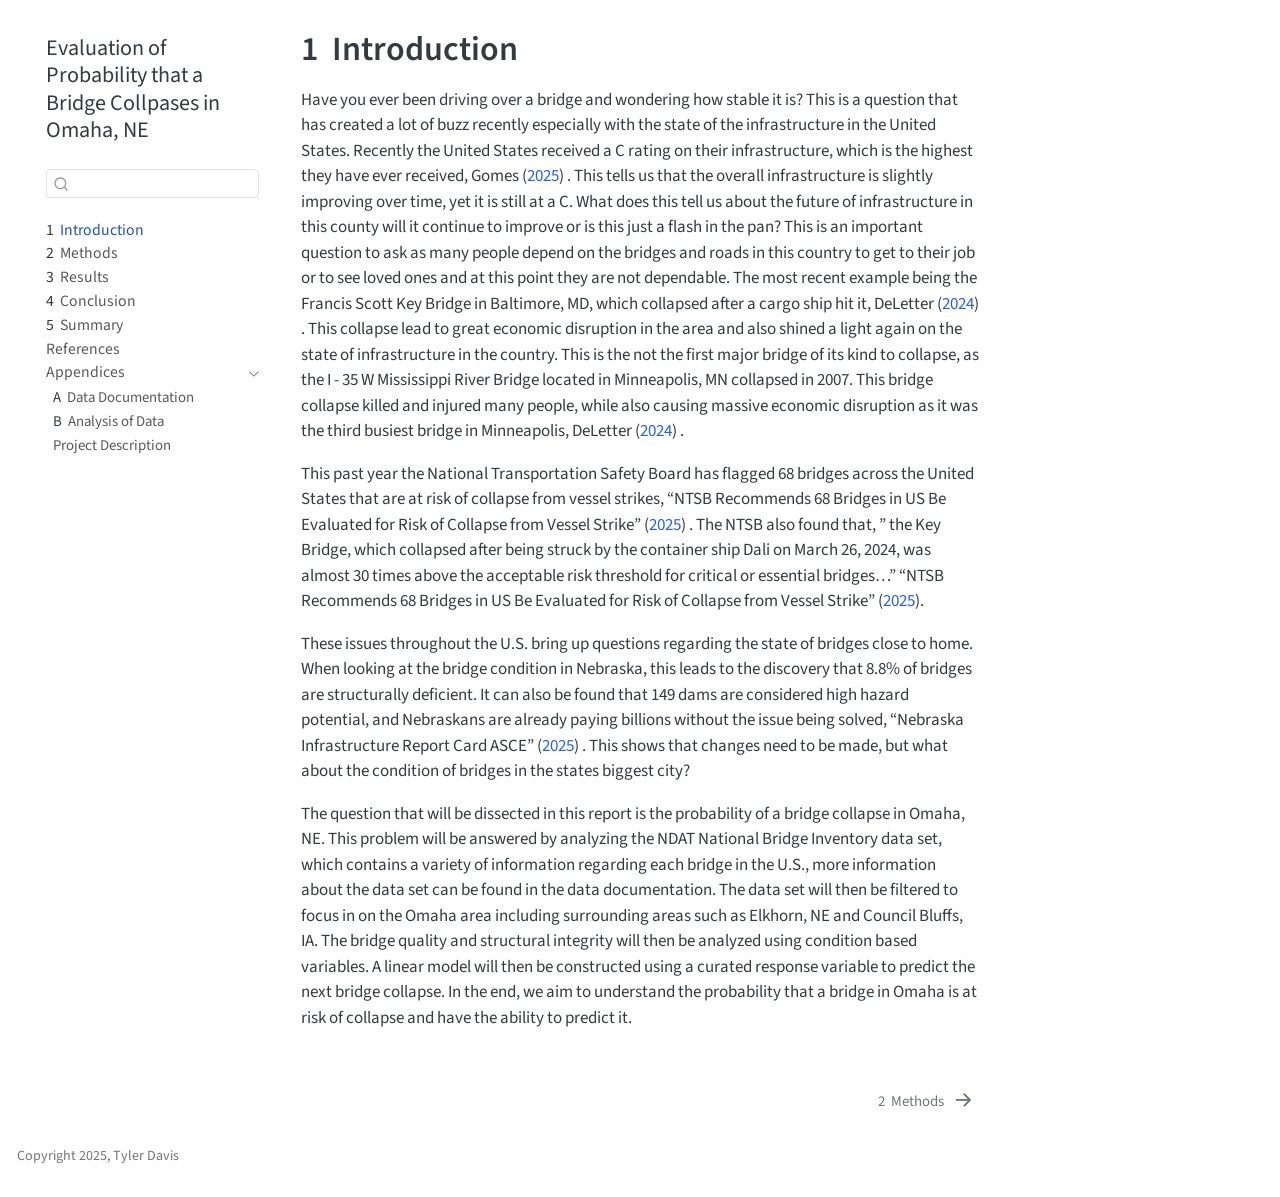
<file: docs/introduction.html>
<!DOCTYPE html>
<html xmlns="http://www.w3.org/1999/xhtml" lang="en" xml:lang="en"><head>

<meta charset="utf-8">
<meta name="generator" content="quarto-1.4.548">

<meta name="viewport" content="width=device-width, initial-scale=1.0, user-scalable=yes">


<title>Evaluation of Probability that a Bridge Collpases in Omaha, NE - 1&nbsp; Introduction</title>
<style>
code{white-space: pre-wrap;}
span.smallcaps{font-variant: small-caps;}
div.columns{display: flex; gap: min(4vw, 1.5em);}
div.column{flex: auto; overflow-x: auto;}
div.hanging-indent{margin-left: 1.5em; text-indent: -1.5em;}
ul.task-list{list-style: none;}
ul.task-list li input[type="checkbox"] {
  width: 0.8em;
  margin: 0 0.8em 0.2em -1em; /* quarto-specific, see https://github.com/quarto-dev/quarto-cli/issues/4556 */ 
  vertical-align: middle;
}
/* CSS for citations */
div.csl-bib-body { }
div.csl-entry {
  clear: both;
  margin-bottom: 0em;
}
.hanging-indent div.csl-entry {
  margin-left:2em;
  text-indent:-2em;
}
div.csl-left-margin {
  min-width:2em;
  float:left;
}
div.csl-right-inline {
  margin-left:2em;
  padding-left:1em;
}
div.csl-indent {
  margin-left: 2em;
}</style>


<script src="site_libs/quarto-nav/quarto-nav.js"></script>
<script src="site_libs/quarto-nav/headroom.min.js"></script>
<script src="site_libs/clipboard/clipboard.min.js"></script>
<script src="site_libs/quarto-search/autocomplete.umd.js"></script>
<script src="site_libs/quarto-search/fuse.min.js"></script>
<script src="site_libs/quarto-search/quarto-search.js"></script>
<meta name="quarto:offset" content="./">
<link href="./Methods.html" rel="next">
<script src="site_libs/quarto-html/quarto.js"></script>
<script src="site_libs/quarto-html/popper.min.js"></script>
<script src="site_libs/quarto-html/tippy.umd.min.js"></script>
<script src="site_libs/quarto-html/anchor.min.js"></script>
<link href="site_libs/quarto-html/tippy.css" rel="stylesheet">
<link href="site_libs/quarto-html/quarto-syntax-highlighting.css" rel="stylesheet" id="quarto-text-highlighting-styles">
<script src="site_libs/bootstrap/bootstrap.min.js"></script>
<link href="site_libs/bootstrap/bootstrap-icons.css" rel="stylesheet">
<link href="site_libs/bootstrap/bootstrap.min.css" rel="stylesheet" id="quarto-bootstrap" data-mode="light">
<script id="quarto-search-options" type="application/json">{
  "location": "sidebar",
  "copy-button": false,
  "collapse-after": 3,
  "panel-placement": "start",
  "type": "textbox",
  "limit": 50,
  "keyboard-shortcut": [
    "f",
    "/",
    "s"
  ],
  "show-item-context": false,
  "language": {
    "search-no-results-text": "No results",
    "search-matching-documents-text": "matching documents",
    "search-copy-link-title": "Copy link to search",
    "search-hide-matches-text": "Hide additional matches",
    "search-more-match-text": "more match in this document",
    "search-more-matches-text": "more matches in this document",
    "search-clear-button-title": "Clear",
    "search-text-placeholder": "",
    "search-detached-cancel-button-title": "Cancel",
    "search-submit-button-title": "Submit",
    "search-label": "Search"
  }
}</script>


</head>

<body class="nav-sidebar floating">

<div id="quarto-search-results"></div>
  <header id="quarto-header" class="headroom fixed-top">
  <nav class="quarto-secondary-nav">
    <div class="container-fluid d-flex">
      <button type="button" class="quarto-btn-toggle btn" data-bs-toggle="collapse" data-bs-target=".quarto-sidebar-collapse-item" aria-controls="quarto-sidebar" aria-expanded="false" aria-label="Toggle sidebar navigation" onclick="if (window.quartoToggleHeadroom) { window.quartoToggleHeadroom(); }">
        <i class="bi bi-layout-text-sidebar-reverse"></i>
      </button>
        <nav class="quarto-page-breadcrumbs" aria-label="breadcrumb"><ol class="breadcrumb"><li class="breadcrumb-item"><a href="./introduction.html"><span class="chapter-number">1</span>&nbsp; <span class="chapter-title">Introduction</span></a></li></ol></nav>
        <a class="flex-grow-1" role="button" data-bs-toggle="collapse" data-bs-target=".quarto-sidebar-collapse-item" aria-controls="quarto-sidebar" aria-expanded="false" aria-label="Toggle sidebar navigation" onclick="if (window.quartoToggleHeadroom) { window.quartoToggleHeadroom(); }">      
        </a>
      <button type="button" class="btn quarto-search-button" aria-label="" onclick="window.quartoOpenSearch();">
        <i class="bi bi-search"></i>
      </button>
    </div>
  </nav>
</header>
<!-- content -->
<div id="quarto-content" class="quarto-container page-columns page-rows-contents page-layout-article">
<!-- sidebar -->
  <nav id="quarto-sidebar" class="sidebar collapse collapse-horizontal quarto-sidebar-collapse-item sidebar-navigation floating overflow-auto">
    <div class="pt-lg-2 mt-2 text-left sidebar-header">
    <div class="sidebar-title mb-0 py-0">
      <a href="./">Evaluation of Probability that a Bridge Collpases in Omaha, NE</a> 
    </div>
      </div>
        <div class="mt-2 flex-shrink-0 align-items-center">
        <div class="sidebar-search">
        <div id="quarto-search" class="" title="Search"></div>
        </div>
        </div>
    <div class="sidebar-menu-container"> 
    <ul class="list-unstyled mt-1">
        <li class="sidebar-item">
  <div class="sidebar-item-container"> 
  <a href="./introduction.html" class="sidebar-item-text sidebar-link active">
 <span class="menu-text"><span class="chapter-number">1</span>&nbsp; <span class="chapter-title">Introduction</span></span></a>
  </div>
</li>
        <li class="sidebar-item">
  <div class="sidebar-item-container"> 
  <a href="./Methods.html" class="sidebar-item-text sidebar-link">
 <span class="menu-text"><span class="chapter-number">2</span>&nbsp; <span class="chapter-title">Methods</span></span></a>
  </div>
</li>
        <li class="sidebar-item">
  <div class="sidebar-item-container"> 
  <a href="./draft-results.html" class="sidebar-item-text sidebar-link">
 <span class="menu-text"><span class="chapter-number">3</span>&nbsp; <span class="chapter-title">Results</span></span></a>
  </div>
</li>
        <li class="sidebar-item">
  <div class="sidebar-item-container"> 
  <a href="./conclusion.html" class="sidebar-item-text sidebar-link">
 <span class="menu-text"><span class="chapter-number">4</span>&nbsp; <span class="chapter-title">Conclusion</span></span></a>
  </div>
</li>
        <li class="sidebar-item">
  <div class="sidebar-item-container"> 
  <a href="./summary.html" class="sidebar-item-text sidebar-link">
 <span class="menu-text"><span class="chapter-number">5</span>&nbsp; <span class="chapter-title">Summary</span></span></a>
  </div>
</li>
        <li class="sidebar-item">
  <div class="sidebar-item-container"> 
  <a href="./references.html" class="sidebar-item-text sidebar-link">
 <span class="menu-text">References</span></a>
  </div>
</li>
        <li class="sidebar-item sidebar-item-section">
      <div class="sidebar-item-container"> 
            <a class="sidebar-item-text sidebar-link text-start" data-bs-toggle="collapse" data-bs-target="#quarto-sidebar-section-1" aria-expanded="true">
 <span class="menu-text">Appendices</span></a>
          <a class="sidebar-item-toggle text-start" data-bs-toggle="collapse" data-bs-target="#quarto-sidebar-section-1" aria-expanded="true" aria-label="Toggle section">
            <i class="bi bi-chevron-right ms-2"></i>
          </a> 
      </div>
      <ul id="quarto-sidebar-section-1" class="collapse list-unstyled sidebar-section depth1 show">  
          <li class="sidebar-item">
  <div class="sidebar-item-container"> 
  <a href="./draft-data-doc.html" class="sidebar-item-text sidebar-link">
 <span class="menu-text"><span class="chapter-number">A</span>&nbsp; <span class="chapter-title">Data Documentation</span></span></a>
  </div>
</li>
          <li class="sidebar-item">
  <div class="sidebar-item-container"> 
  <a href="./Analysis.html" class="sidebar-item-text sidebar-link">
 <span class="menu-text"><span class="chapter-number">B</span>&nbsp; <span class="chapter-title">Analysis of Data</span></span></a>
  </div>
</li>
          <li class="sidebar-item">
  <div class="sidebar-item-container"> 
  <a href="./index.html" class="sidebar-item-text sidebar-link">
 <span class="menu-text">Project Description</span></a>
  </div>
</li>
      </ul>
  </li>
    </ul>
    </div>
</nav>
<div id="quarto-sidebar-glass" class="quarto-sidebar-collapse-item" data-bs-toggle="collapse" data-bs-target=".quarto-sidebar-collapse-item"></div>
<!-- margin-sidebar -->
    <div id="quarto-margin-sidebar" class="sidebar margin-sidebar">
        
    </div>
<!-- main -->
<main class="content" id="quarto-document-content">

<header id="title-block-header" class="quarto-title-block default">
<div class="quarto-title">
<h1 class="title"><span class="chapter-number">1</span>&nbsp; <span class="chapter-title">Introduction</span></h1>
</div>



<div class="quarto-title-meta">

    
  
    
  </div>
  


</header>


<p>Have you ever been driving over a bridge and wondering how stable it is? This is a question that has created a lot of buzz recently especially with the state of the infrastructure in the United States. Recently the United States received a C rating on their infrastructure, which is the highest they have ever received, <span class="citation" data-cites="gomesAmericasInfrastructureEarns2025">Gomes (<a href="references.html#ref-gomesAmericasInfrastructureEarns2025" role="doc-biblioref">2025</a>)</span> . This tells us that the overall infrastructure is slightly improving over time, yet it is still at a C. What does this tell us about the future of infrastructure in this county will it continue to improve or is this just a flash in the pan? This is an important question to ask as many people depend on the bridges and roads in this country to get to their job or to see loved ones and at this point they are not dependable. The most recent example being the Francis Scott Key Bridge in Baltimore, MD, which collapsed after a cargo ship hit it, <span class="citation" data-cites="deletterBaltimoresKeyBridge2024">DeLetter (<a href="references.html#ref-deletterBaltimoresKeyBridge2024" role="doc-biblioref">2024</a>)</span> . This collapse lead to great economic disruption in the area and also shined a light again on the state of infrastructure in the country. This is the not the first major bridge of its kind to collapse, as the I - 35 W Mississippi River Bridge located in Minneapolis, MN collapsed in 2007. This bridge collapse killed and injured many people, while also causing massive economic disruption as it was the third busiest bridge in Minneapolis, <span class="citation" data-cites="deletterBaltimoresKeyBridge2024">DeLetter (<a href="references.html#ref-deletterBaltimoresKeyBridge2024" role="doc-biblioref">2024</a>)</span> .</p>
<p>This past year the National Transportation Safety Board has flagged 68 bridges across the United States that are at risk of collapse from vessel strikes, <span class="citation" data-cites="NTSBRecommends682025"><span>“<span>NTSB Recommends</span> 68 <span>Bridges</span> in <span>US</span> Be <span>Evaluated</span> for <span>Risk</span> of <span>Collapse</span> from <span>Vessel Strike</span>”</span> (<a href="references.html#ref-NTSBRecommends682025" role="doc-biblioref">2025</a>)</span> . The NTSB also found that, ” the Key Bridge, which collapsed after being struck by the container ship Dali on March 26, 2024, was almost 30 times above the acceptable risk threshold for critical or essential bridges…” <span class="citation" data-cites="NTSBRecommends682025"><span>“<span>NTSB Recommends</span> 68 <span>Bridges</span> in <span>US</span> Be <span>Evaluated</span> for <span>Risk</span> of <span>Collapse</span> from <span>Vessel Strike</span>”</span> (<a href="references.html#ref-NTSBRecommends682025" role="doc-biblioref">2025</a>)</span>.</p>
<p>These issues throughout the U.S. bring up questions regarding the state of bridges close to home. When looking at the bridge condition in Nebraska, this leads to the discovery that 8.8% of bridges are structurally deficient. It can also be found that 149 dams are considered high hazard potential, and Nebraskans are already paying billions without the issue being solved, <span class="citation" data-cites="NebraskaInfrastructureReport2025"><span>“Nebraska <span>Infrastructure Report Card</span> <span></span> <span>ASCE</span>”</span> (<a href="references.html#ref-NebraskaInfrastructureReport2025" role="doc-biblioref">2025</a>)</span> . This shows that changes need to be made, but what about the condition of bridges in the states biggest city?</p>
<p>The question that will be dissected in this report is the probability of a bridge collapse in Omaha, NE. This problem will be answered by analyzing the NDAT National Bridge Inventory data set, which contains a variety of information regarding each bridge in the U.S., more information about the data set can be found in the data documentation. The data set will then be filtered to focus in on the Omaha area including surrounding areas such as Elkhorn, NE and Council Bluffs, IA. The bridge quality and structural integrity will then be analyzed using condition based variables. A linear model will then be constructed using a curated response variable to predict the next bridge collapse. In the end, we aim to understand the probability that a bridge in Omaha is at risk of collapse and have the ability to predict it.</p>


<div id="refs" class="references csl-bib-body hanging-indent" data-entry-spacing="0" role="list" style="display: none">
<div id="ref-deletterBaltimoresKeyBridge2024" class="csl-entry" role="listitem">
DeLetter, Emily. 2024. <span>“Baltimore’s <span>Key Bridge</span> Is Not the First: <span>A</span> Look at Other Bridge Collapse Events in <span>US</span> History.”</span> <em>USA TODAY</em>. https://www.usatoday.com/story/news/nation/2024/03/26/bridge-collapses-us-history/73103384007/.
</div>
<div id="ref-gomesAmericasInfrastructureEarns2025" class="csl-entry" role="listitem">
Gomes, Celine. 2025. <span>“America’s Infrastructure Earns Its Highest Rating yet <span></span> <span>School</span> of <span>Engineering</span>.”</span> <em>Tufts University</em>. https://engineering.tufts.edu/news-events/news/americas-infrastructure-earns-its-highest-rating-yet.
</div>
<div id="ref-NebraskaInfrastructureReport2025" class="csl-entry" role="listitem">
<span>“Nebraska <span>Infrastructure Report Card</span> <span></span> <span>ASCE</span>.”</span> 2025. <em>ASCE’s 2025 Infrastructure Report Card <span></span></em>.
</div>
<div id="ref-NTSBRecommends682025" class="csl-entry" role="listitem">
<span>“<span>NTSB Recommends</span> 68 <span>Bridges</span> in <span>US</span> Be <span>Evaluated</span> for <span>Risk</span> of <span>Collapse</span> from <span>Vessel Strike</span>.”</span> 2025. <em>National Transportation Safety Board</em>. https://www.ntsb.gov/news/press-releases/Pages/nr20250320.aspx.
</div>
</div>

</main> <!-- /main -->
<script id="quarto-html-after-body" type="application/javascript">
window.document.addEventListener("DOMContentLoaded", function (event) {
  const toggleBodyColorMode = (bsSheetEl) => {
    const mode = bsSheetEl.getAttribute("data-mode");
    const bodyEl = window.document.querySelector("body");
    if (mode === "dark") {
      bodyEl.classList.add("quarto-dark");
      bodyEl.classList.remove("quarto-light");
    } else {
      bodyEl.classList.add("quarto-light");
      bodyEl.classList.remove("quarto-dark");
    }
  }
  const toggleBodyColorPrimary = () => {
    const bsSheetEl = window.document.querySelector("link#quarto-bootstrap");
    if (bsSheetEl) {
      toggleBodyColorMode(bsSheetEl);
    }
  }
  toggleBodyColorPrimary();  
  const icon = "";
  const anchorJS = new window.AnchorJS();
  anchorJS.options = {
    placement: 'right',
    icon: icon
  };
  anchorJS.add('.anchored');
  const isCodeAnnotation = (el) => {
    for (const clz of el.classList) {
      if (clz.startsWith('code-annotation-')) {                     
        return true;
      }
    }
    return false;
  }
  const clipboard = new window.ClipboardJS('.code-copy-button', {
    text: function(trigger) {
      const codeEl = trigger.previousElementSibling.cloneNode(true);
      for (const childEl of codeEl.children) {
        if (isCodeAnnotation(childEl)) {
          childEl.remove();
        }
      }
      return codeEl.innerText;
    }
  });
  clipboard.on('success', function(e) {
    // button target
    const button = e.trigger;
    // don't keep focus
    button.blur();
    // flash "checked"
    button.classList.add('code-copy-button-checked');
    var currentTitle = button.getAttribute("title");
    button.setAttribute("title", "Copied!");
    let tooltip;
    if (window.bootstrap) {
      button.setAttribute("data-bs-toggle", "tooltip");
      button.setAttribute("data-bs-placement", "left");
      button.setAttribute("data-bs-title", "Copied!");
      tooltip = new bootstrap.Tooltip(button, 
        { trigger: "manual", 
          customClass: "code-copy-button-tooltip",
          offset: [0, -8]});
      tooltip.show();    
    }
    setTimeout(function() {
      if (tooltip) {
        tooltip.hide();
        button.removeAttribute("data-bs-title");
        button.removeAttribute("data-bs-toggle");
        button.removeAttribute("data-bs-placement");
      }
      button.setAttribute("title", currentTitle);
      button.classList.remove('code-copy-button-checked');
    }, 1000);
    // clear code selection
    e.clearSelection();
  });
  function tippyHover(el, contentFn, onTriggerFn, onUntriggerFn) {
    const config = {
      allowHTML: true,
      maxWidth: 500,
      delay: 100,
      arrow: false,
      appendTo: function(el) {
          return el.parentElement;
      },
      interactive: true,
      interactiveBorder: 10,
      theme: 'quarto',
      placement: 'bottom-start',
    };
    if (contentFn) {
      config.content = contentFn;
    }
    if (onTriggerFn) {
      config.onTrigger = onTriggerFn;
    }
    if (onUntriggerFn) {
      config.onUntrigger = onUntriggerFn;
    }
    window.tippy(el, config); 
  }
  const noterefs = window.document.querySelectorAll('a[role="doc-noteref"]');
  for (var i=0; i<noterefs.length; i++) {
    const ref = noterefs[i];
    tippyHover(ref, function() {
      // use id or data attribute instead here
      let href = ref.getAttribute('data-footnote-href') || ref.getAttribute('href');
      try { href = new URL(href).hash; } catch {}
      const id = href.replace(/^#\/?/, "");
      const note = window.document.getElementById(id);
      return note.innerHTML;
    });
  }
  const xrefs = window.document.querySelectorAll('a.quarto-xref');
  const processXRef = (id, note) => {
    // Strip column container classes
    const stripColumnClz = (el) => {
      el.classList.remove("page-full", "page-columns");
      if (el.children) {
        for (const child of el.children) {
          stripColumnClz(child);
        }
      }
    }
    stripColumnClz(note)
    if (id === null || id.startsWith('sec-')) {
      // Special case sections, only their first couple elements
      const container = document.createElement("div");
      if (note.children && note.children.length > 2) {
        container.appendChild(note.children[0].cloneNode(true));
        for (let i = 1; i < note.children.length; i++) {
          const child = note.children[i];
          if (child.tagName === "P" && child.innerText === "") {
            continue;
          } else {
            container.appendChild(child.cloneNode(true));
            break;
          }
        }
        if (window.Quarto?.typesetMath) {
          window.Quarto.typesetMath(container);
        }
        return container.innerHTML
      } else {
        if (window.Quarto?.typesetMath) {
          window.Quarto.typesetMath(note);
        }
        return note.innerHTML;
      }
    } else {
      // Remove any anchor links if they are present
      const anchorLink = note.querySelector('a.anchorjs-link');
      if (anchorLink) {
        anchorLink.remove();
      }
      if (window.Quarto?.typesetMath) {
        window.Quarto.typesetMath(note);
      }
      // TODO in 1.5, we should make sure this works without a callout special case
      if (note.classList.contains("callout")) {
        return note.outerHTML;
      } else {
        return note.innerHTML;
      }
    }
  }
  for (var i=0; i<xrefs.length; i++) {
    const xref = xrefs[i];
    tippyHover(xref, undefined, function(instance) {
      instance.disable();
      let url = xref.getAttribute('href');
      let hash = undefined; 
      if (url.startsWith('#')) {
        hash = url;
      } else {
        try { hash = new URL(url).hash; } catch {}
      }
      if (hash) {
        const id = hash.replace(/^#\/?/, "");
        const note = window.document.getElementById(id);
        if (note !== null) {
          try {
            const html = processXRef(id, note.cloneNode(true));
            instance.setContent(html);
          } finally {
            instance.enable();
            instance.show();
          }
        } else {
          // See if we can fetch this
          fetch(url.split('#')[0])
          .then(res => res.text())
          .then(html => {
            const parser = new DOMParser();
            const htmlDoc = parser.parseFromString(html, "text/html");
            const note = htmlDoc.getElementById(id);
            if (note !== null) {
              const html = processXRef(id, note);
              instance.setContent(html);
            } 
          }).finally(() => {
            instance.enable();
            instance.show();
          });
        }
      } else {
        // See if we can fetch a full url (with no hash to target)
        // This is a special case and we should probably do some content thinning / targeting
        fetch(url)
        .then(res => res.text())
        .then(html => {
          const parser = new DOMParser();
          const htmlDoc = parser.parseFromString(html, "text/html");
          const note = htmlDoc.querySelector('main.content');
          if (note !== null) {
            // This should only happen for chapter cross references
            // (since there is no id in the URL)
            // remove the first header
            if (note.children.length > 0 && note.children[0].tagName === "HEADER") {
              note.children[0].remove();
            }
            const html = processXRef(null, note);
            instance.setContent(html);
          } 
        }).finally(() => {
          instance.enable();
          instance.show();
        });
      }
    }, function(instance) {
    });
  }
      let selectedAnnoteEl;
      const selectorForAnnotation = ( cell, annotation) => {
        let cellAttr = 'data-code-cell="' + cell + '"';
        let lineAttr = 'data-code-annotation="' +  annotation + '"';
        const selector = 'span[' + cellAttr + '][' + lineAttr + ']';
        return selector;
      }
      const selectCodeLines = (annoteEl) => {
        const doc = window.document;
        const targetCell = annoteEl.getAttribute("data-target-cell");
        const targetAnnotation = annoteEl.getAttribute("data-target-annotation");
        const annoteSpan = window.document.querySelector(selectorForAnnotation(targetCell, targetAnnotation));
        const lines = annoteSpan.getAttribute("data-code-lines").split(",");
        const lineIds = lines.map((line) => {
          return targetCell + "-" + line;
        })
        let top = null;
        let height = null;
        let parent = null;
        if (lineIds.length > 0) {
            //compute the position of the single el (top and bottom and make a div)
            const el = window.document.getElementById(lineIds[0]);
            top = el.offsetTop;
            height = el.offsetHeight;
            parent = el.parentElement.parentElement;
          if (lineIds.length > 1) {
            const lastEl = window.document.getElementById(lineIds[lineIds.length - 1]);
            const bottom = lastEl.offsetTop + lastEl.offsetHeight;
            height = bottom - top;
          }
          if (top !== null && height !== null && parent !== null) {
            // cook up a div (if necessary) and position it 
            let div = window.document.getElementById("code-annotation-line-highlight");
            if (div === null) {
              div = window.document.createElement("div");
              div.setAttribute("id", "code-annotation-line-highlight");
              div.style.position = 'absolute';
              parent.appendChild(div);
            }
            div.style.top = top - 2 + "px";
            div.style.height = height + 4 + "px";
            div.style.left = 0;
            let gutterDiv = window.document.getElementById("code-annotation-line-highlight-gutter");
            if (gutterDiv === null) {
              gutterDiv = window.document.createElement("div");
              gutterDiv.setAttribute("id", "code-annotation-line-highlight-gutter");
              gutterDiv.style.position = 'absolute';
              const codeCell = window.document.getElementById(targetCell);
              const gutter = codeCell.querySelector('.code-annotation-gutter');
              gutter.appendChild(gutterDiv);
            }
            gutterDiv.style.top = top - 2 + "px";
            gutterDiv.style.height = height + 4 + "px";
          }
          selectedAnnoteEl = annoteEl;
        }
      };
      const unselectCodeLines = () => {
        const elementsIds = ["code-annotation-line-highlight", "code-annotation-line-highlight-gutter"];
        elementsIds.forEach((elId) => {
          const div = window.document.getElementById(elId);
          if (div) {
            div.remove();
          }
        });
        selectedAnnoteEl = undefined;
      };
        // Handle positioning of the toggle
    window.addEventListener(
      "resize",
      throttle(() => {
        elRect = undefined;
        if (selectedAnnoteEl) {
          selectCodeLines(selectedAnnoteEl);
        }
      }, 10)
    );
    function throttle(fn, ms) {
    let throttle = false;
    let timer;
      return (...args) => {
        if(!throttle) { // first call gets through
            fn.apply(this, args);
            throttle = true;
        } else { // all the others get throttled
            if(timer) clearTimeout(timer); // cancel #2
            timer = setTimeout(() => {
              fn.apply(this, args);
              timer = throttle = false;
            }, ms);
        }
      };
    }
      // Attach click handler to the DT
      const annoteDls = window.document.querySelectorAll('dt[data-target-cell]');
      for (const annoteDlNode of annoteDls) {
        annoteDlNode.addEventListener('click', (event) => {
          const clickedEl = event.target;
          if (clickedEl !== selectedAnnoteEl) {
            unselectCodeLines();
            const activeEl = window.document.querySelector('dt[data-target-cell].code-annotation-active');
            if (activeEl) {
              activeEl.classList.remove('code-annotation-active');
            }
            selectCodeLines(clickedEl);
            clickedEl.classList.add('code-annotation-active');
          } else {
            // Unselect the line
            unselectCodeLines();
            clickedEl.classList.remove('code-annotation-active');
          }
        });
      }
  const findCites = (el) => {
    const parentEl = el.parentElement;
    if (parentEl) {
      const cites = parentEl.dataset.cites;
      if (cites) {
        return {
          el,
          cites: cites.split(' ')
        };
      } else {
        return findCites(el.parentElement)
      }
    } else {
      return undefined;
    }
  };
  var bibliorefs = window.document.querySelectorAll('a[role="doc-biblioref"]');
  for (var i=0; i<bibliorefs.length; i++) {
    const ref = bibliorefs[i];
    const citeInfo = findCites(ref);
    if (citeInfo) {
      tippyHover(citeInfo.el, function() {
        var popup = window.document.createElement('div');
        citeInfo.cites.forEach(function(cite) {
          var citeDiv = window.document.createElement('div');
          citeDiv.classList.add('hanging-indent');
          citeDiv.classList.add('csl-entry');
          var biblioDiv = window.document.getElementById('ref-' + cite);
          if (biblioDiv) {
            citeDiv.innerHTML = biblioDiv.innerHTML;
          }
          popup.appendChild(citeDiv);
        });
        return popup.innerHTML;
      });
    }
  }
});
</script>
<nav class="page-navigation">
  <div class="nav-page nav-page-previous">
  </div>
  <div class="nav-page nav-page-next">
      <a href="./Methods.html" class="pagination-link" aria-label="<span class='chapter-number'>2</span>&nbsp; <span class='chapter-title'>Methods</span>">
        <span class="nav-page-text"><span class="chapter-number">2</span>&nbsp; <span class="chapter-title">Methods</span></span> <i class="bi bi-arrow-right-short"></i>
      </a>
  </div>
</nav>
</div> <!-- /content -->
<footer class="footer">
  <div class="nav-footer">
    <div class="nav-footer-left">
<p>Copyright 2025, Tyler Davis</p>
</div>   
    <div class="nav-footer-center">
      &nbsp;
    </div>
    <div class="nav-footer-right">
      &nbsp;
    </div>
  </div>
</footer>




</body></html>
</file>
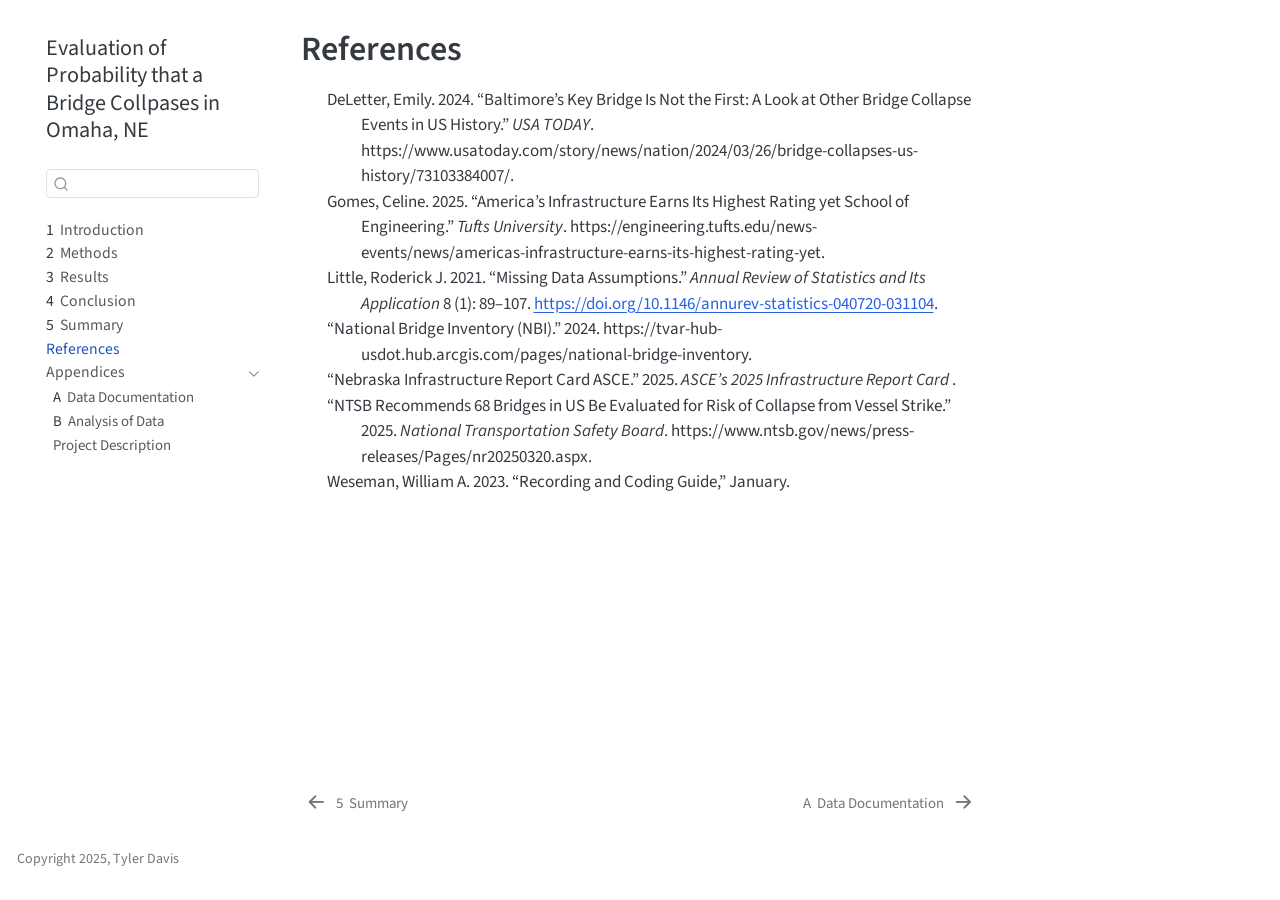
<file: docs/references.html>
<!DOCTYPE html>
<html xmlns="http://www.w3.org/1999/xhtml" lang="en" xml:lang="en"><head>

<meta charset="utf-8">
<meta name="generator" content="quarto-1.4.548">

<meta name="viewport" content="width=device-width, initial-scale=1.0, user-scalable=yes">


<title>Evaluation of Probability that a Bridge Collpases in Omaha, NE - References</title>
<style>
code{white-space: pre-wrap;}
span.smallcaps{font-variant: small-caps;}
div.columns{display: flex; gap: min(4vw, 1.5em);}
div.column{flex: auto; overflow-x: auto;}
div.hanging-indent{margin-left: 1.5em; text-indent: -1.5em;}
ul.task-list{list-style: none;}
ul.task-list li input[type="checkbox"] {
  width: 0.8em;
  margin: 0 0.8em 0.2em -1em; /* quarto-specific, see https://github.com/quarto-dev/quarto-cli/issues/4556 */ 
  vertical-align: middle;
}
/* CSS for citations */
div.csl-bib-body { }
div.csl-entry {
  clear: both;
}
.hanging-indent div.csl-entry {
  margin-left:2em;
  text-indent:-2em;
}
div.csl-left-margin {
  min-width:2em;
  float:left;
}
div.csl-right-inline {
  margin-left:2em;
  padding-left:1em;
}
div.csl-indent {
  margin-left: 2em;
}</style>


<script src="site_libs/quarto-nav/quarto-nav.js"></script>
<script src="site_libs/quarto-nav/headroom.min.js"></script>
<script src="site_libs/clipboard/clipboard.min.js"></script>
<script src="site_libs/quarto-search/autocomplete.umd.js"></script>
<script src="site_libs/quarto-search/fuse.min.js"></script>
<script src="site_libs/quarto-search/quarto-search.js"></script>
<meta name="quarto:offset" content="./">
<link href="./draft-data-doc.html" rel="next">
<link href="./summary.html" rel="prev">
<script src="site_libs/quarto-html/quarto.js"></script>
<script src="site_libs/quarto-html/popper.min.js"></script>
<script src="site_libs/quarto-html/tippy.umd.min.js"></script>
<script src="site_libs/quarto-html/anchor.min.js"></script>
<link href="site_libs/quarto-html/tippy.css" rel="stylesheet">
<link href="site_libs/quarto-html/quarto-syntax-highlighting.css" rel="stylesheet" id="quarto-text-highlighting-styles">
<script src="site_libs/bootstrap/bootstrap.min.js"></script>
<link href="site_libs/bootstrap/bootstrap-icons.css" rel="stylesheet">
<link href="site_libs/bootstrap/bootstrap.min.css" rel="stylesheet" id="quarto-bootstrap" data-mode="light">
<script id="quarto-search-options" type="application/json">{
  "location": "sidebar",
  "copy-button": false,
  "collapse-after": 3,
  "panel-placement": "start",
  "type": "textbox",
  "limit": 50,
  "keyboard-shortcut": [
    "f",
    "/",
    "s"
  ],
  "show-item-context": false,
  "language": {
    "search-no-results-text": "No results",
    "search-matching-documents-text": "matching documents",
    "search-copy-link-title": "Copy link to search",
    "search-hide-matches-text": "Hide additional matches",
    "search-more-match-text": "more match in this document",
    "search-more-matches-text": "more matches in this document",
    "search-clear-button-title": "Clear",
    "search-text-placeholder": "",
    "search-detached-cancel-button-title": "Cancel",
    "search-submit-button-title": "Submit",
    "search-label": "Search"
  }
}</script>


</head>

<body class="nav-sidebar floating">

<div id="quarto-search-results"></div>
  <header id="quarto-header" class="headroom fixed-top">
  <nav class="quarto-secondary-nav">
    <div class="container-fluid d-flex">
      <button type="button" class="quarto-btn-toggle btn" data-bs-toggle="collapse" data-bs-target=".quarto-sidebar-collapse-item" aria-controls="quarto-sidebar" aria-expanded="false" aria-label="Toggle sidebar navigation" onclick="if (window.quartoToggleHeadroom) { window.quartoToggleHeadroom(); }">
        <i class="bi bi-layout-text-sidebar-reverse"></i>
      </button>
        <nav class="quarto-page-breadcrumbs" aria-label="breadcrumb"><ol class="breadcrumb"><li class="breadcrumb-item"><a href="./references.html">References</a></li></ol></nav>
        <a class="flex-grow-1" role="button" data-bs-toggle="collapse" data-bs-target=".quarto-sidebar-collapse-item" aria-controls="quarto-sidebar" aria-expanded="false" aria-label="Toggle sidebar navigation" onclick="if (window.quartoToggleHeadroom) { window.quartoToggleHeadroom(); }">      
        </a>
      <button type="button" class="btn quarto-search-button" aria-label="" onclick="window.quartoOpenSearch();">
        <i class="bi bi-search"></i>
      </button>
    </div>
  </nav>
</header>
<!-- content -->
<div id="quarto-content" class="quarto-container page-columns page-rows-contents page-layout-article">
<!-- sidebar -->
  <nav id="quarto-sidebar" class="sidebar collapse collapse-horizontal quarto-sidebar-collapse-item sidebar-navigation floating overflow-auto">
    <div class="pt-lg-2 mt-2 text-left sidebar-header">
    <div class="sidebar-title mb-0 py-0">
      <a href="./">Evaluation of Probability that a Bridge Collpases in Omaha, NE</a> 
    </div>
      </div>
        <div class="mt-2 flex-shrink-0 align-items-center">
        <div class="sidebar-search">
        <div id="quarto-search" class="" title="Search"></div>
        </div>
        </div>
    <div class="sidebar-menu-container"> 
    <ul class="list-unstyled mt-1">
        <li class="sidebar-item">
  <div class="sidebar-item-container"> 
  <a href="./introduction.html" class="sidebar-item-text sidebar-link">
 <span class="menu-text"><span class="chapter-number">1</span>&nbsp; <span class="chapter-title">Introduction</span></span></a>
  </div>
</li>
        <li class="sidebar-item">
  <div class="sidebar-item-container"> 
  <a href="./Methods.html" class="sidebar-item-text sidebar-link">
 <span class="menu-text"><span class="chapter-number">2</span>&nbsp; <span class="chapter-title">Methods</span></span></a>
  </div>
</li>
        <li class="sidebar-item">
  <div class="sidebar-item-container"> 
  <a href="./draft-results.html" class="sidebar-item-text sidebar-link">
 <span class="menu-text"><span class="chapter-number">3</span>&nbsp; <span class="chapter-title">Results</span></span></a>
  </div>
</li>
        <li class="sidebar-item">
  <div class="sidebar-item-container"> 
  <a href="./conclusion.html" class="sidebar-item-text sidebar-link">
 <span class="menu-text"><span class="chapter-number">4</span>&nbsp; <span class="chapter-title">Conclusion</span></span></a>
  </div>
</li>
        <li class="sidebar-item">
  <div class="sidebar-item-container"> 
  <a href="./summary.html" class="sidebar-item-text sidebar-link">
 <span class="menu-text"><span class="chapter-number">5</span>&nbsp; <span class="chapter-title">Summary</span></span></a>
  </div>
</li>
        <li class="sidebar-item">
  <div class="sidebar-item-container"> 
  <a href="./references.html" class="sidebar-item-text sidebar-link active">
 <span class="menu-text">References</span></a>
  </div>
</li>
        <li class="sidebar-item sidebar-item-section">
      <div class="sidebar-item-container"> 
            <a class="sidebar-item-text sidebar-link text-start" data-bs-toggle="collapse" data-bs-target="#quarto-sidebar-section-1" aria-expanded="true">
 <span class="menu-text">Appendices</span></a>
          <a class="sidebar-item-toggle text-start" data-bs-toggle="collapse" data-bs-target="#quarto-sidebar-section-1" aria-expanded="true" aria-label="Toggle section">
            <i class="bi bi-chevron-right ms-2"></i>
          </a> 
      </div>
      <ul id="quarto-sidebar-section-1" class="collapse list-unstyled sidebar-section depth1 show">  
          <li class="sidebar-item">
  <div class="sidebar-item-container"> 
  <a href="./draft-data-doc.html" class="sidebar-item-text sidebar-link">
 <span class="menu-text"><span class="chapter-number">A</span>&nbsp; <span class="chapter-title">Data Documentation</span></span></a>
  </div>
</li>
          <li class="sidebar-item">
  <div class="sidebar-item-container"> 
  <a href="./Analysis.html" class="sidebar-item-text sidebar-link">
 <span class="menu-text"><span class="chapter-number">B</span>&nbsp; <span class="chapter-title">Analysis of Data</span></span></a>
  </div>
</li>
          <li class="sidebar-item">
  <div class="sidebar-item-container"> 
  <a href="./index.html" class="sidebar-item-text sidebar-link">
 <span class="menu-text">Project Description</span></a>
  </div>
</li>
      </ul>
  </li>
    </ul>
    </div>
</nav>
<div id="quarto-sidebar-glass" class="quarto-sidebar-collapse-item" data-bs-toggle="collapse" data-bs-target=".quarto-sidebar-collapse-item"></div>
<!-- margin-sidebar -->
    <div id="quarto-margin-sidebar" class="sidebar margin-sidebar">
        
    </div>
<!-- main -->
<main class="content" id="quarto-document-content">

<header id="title-block-header" class="quarto-title-block default">
<div class="quarto-title">
<h1 class="title">References</h1>
</div>



<div class="quarto-title-meta">

    
  
    
  </div>
  


</header>


<div id="refs" class="references csl-bib-body hanging-indent" data-entry-spacing="0" role="list">
<div id="ref-deletterBaltimoresKeyBridge2024" class="csl-entry" role="listitem">
DeLetter, Emily. 2024. <span>“Baltimore’s <span>Key Bridge</span> Is Not
the First: <span>A</span> Look at Other Bridge Collapse Events in
<span>US</span> History.”</span> <em>USA TODAY</em>.
https://www.usatoday.com/story/news/nation/2024/03/26/bridge-collapses-us-history/73103384007/.
</div>
<div id="ref-gomesAmericasInfrastructureEarns2025" class="csl-entry" role="listitem">
Gomes, Celine. 2025. <span>“America’s Infrastructure Earns Its Highest
Rating yet <span></span> <span>School</span> of
<span>Engineering</span>.”</span> <em>Tufts University</em>.
https://engineering.tufts.edu/news-events/news/americas-infrastructure-earns-its-highest-rating-yet.
</div>
<div id="ref-littleMissingDataAssumptions2021" class="csl-entry" role="listitem">
Little, Roderick J. 2021. <span>“Missing <span>Data
Assumptions</span>.”</span> <em>Annual Review of Statistics and Its
Application</em> 8 (1): 89–107. <a href="https://doi.org/10.1146/annurev-statistics-040720-031104">https://doi.org/10.1146/annurev-statistics-040720-031104</a>.
</div>
<div id="ref-NationalBridgeInventory2024" class="csl-entry" role="listitem">
<span>“National <span>Bridge Inventory</span>
(<span>NBI</span>).”</span> 2024.
https://tvar-hub-usdot.hub.arcgis.com/pages/national-bridge-inventory.
</div>
<div id="ref-NebraskaInfrastructureReport2025" class="csl-entry" role="listitem">
<span>“Nebraska <span>Infrastructure Report Card</span> <span></span>
<span>ASCE</span>.”</span> 2025. <em>ASCE’s 2025 Infrastructure Report
Card <span></span></em>.
</div>
<div id="ref-NTSBRecommends682025" class="csl-entry" role="listitem">
<span>“<span>NTSB Recommends</span> 68 <span>Bridges</span> in
<span>US</span> Be <span>Evaluated</span> for <span>Risk</span> of
<span>Collapse</span> from <span>Vessel Strike</span>.”</span> 2025.
<em>National Transportation Safety Board</em>.
https://www.ntsb.gov/news/press-releases/Pages/nr20250320.aspx.
</div>
<div id="ref-wesemanRecordingCodingGuide2023" class="csl-entry" role="listitem">
Weseman, William A. 2023. <span>“Recording and <span>Coding
Guide</span>,”</span> January.
</div>
</div>



</main> <!-- /main -->
<script id="quarto-html-after-body" type="application/javascript">
window.document.addEventListener("DOMContentLoaded", function (event) {
  const toggleBodyColorMode = (bsSheetEl) => {
    const mode = bsSheetEl.getAttribute("data-mode");
    const bodyEl = window.document.querySelector("body");
    if (mode === "dark") {
      bodyEl.classList.add("quarto-dark");
      bodyEl.classList.remove("quarto-light");
    } else {
      bodyEl.classList.add("quarto-light");
      bodyEl.classList.remove("quarto-dark");
    }
  }
  const toggleBodyColorPrimary = () => {
    const bsSheetEl = window.document.querySelector("link#quarto-bootstrap");
    if (bsSheetEl) {
      toggleBodyColorMode(bsSheetEl);
    }
  }
  toggleBodyColorPrimary();  
  const icon = "";
  const anchorJS = new window.AnchorJS();
  anchorJS.options = {
    placement: 'right',
    icon: icon
  };
  anchorJS.add('.anchored');
  const isCodeAnnotation = (el) => {
    for (const clz of el.classList) {
      if (clz.startsWith('code-annotation-')) {                     
        return true;
      }
    }
    return false;
  }
  const clipboard = new window.ClipboardJS('.code-copy-button', {
    text: function(trigger) {
      const codeEl = trigger.previousElementSibling.cloneNode(true);
      for (const childEl of codeEl.children) {
        if (isCodeAnnotation(childEl)) {
          childEl.remove();
        }
      }
      return codeEl.innerText;
    }
  });
  clipboard.on('success', function(e) {
    // button target
    const button = e.trigger;
    // don't keep focus
    button.blur();
    // flash "checked"
    button.classList.add('code-copy-button-checked');
    var currentTitle = button.getAttribute("title");
    button.setAttribute("title", "Copied!");
    let tooltip;
    if (window.bootstrap) {
      button.setAttribute("data-bs-toggle", "tooltip");
      button.setAttribute("data-bs-placement", "left");
      button.setAttribute("data-bs-title", "Copied!");
      tooltip = new bootstrap.Tooltip(button, 
        { trigger: "manual", 
          customClass: "code-copy-button-tooltip",
          offset: [0, -8]});
      tooltip.show();    
    }
    setTimeout(function() {
      if (tooltip) {
        tooltip.hide();
        button.removeAttribute("data-bs-title");
        button.removeAttribute("data-bs-toggle");
        button.removeAttribute("data-bs-placement");
      }
      button.setAttribute("title", currentTitle);
      button.classList.remove('code-copy-button-checked');
    }, 1000);
    // clear code selection
    e.clearSelection();
  });
  function tippyHover(el, contentFn, onTriggerFn, onUntriggerFn) {
    const config = {
      allowHTML: true,
      maxWidth: 500,
      delay: 100,
      arrow: false,
      appendTo: function(el) {
          return el.parentElement;
      },
      interactive: true,
      interactiveBorder: 10,
      theme: 'quarto',
      placement: 'bottom-start',
    };
    if (contentFn) {
      config.content = contentFn;
    }
    if (onTriggerFn) {
      config.onTrigger = onTriggerFn;
    }
    if (onUntriggerFn) {
      config.onUntrigger = onUntriggerFn;
    }
    window.tippy(el, config); 
  }
  const noterefs = window.document.querySelectorAll('a[role="doc-noteref"]');
  for (var i=0; i<noterefs.length; i++) {
    const ref = noterefs[i];
    tippyHover(ref, function() {
      // use id or data attribute instead here
      let href = ref.getAttribute('data-footnote-href') || ref.getAttribute('href');
      try { href = new URL(href).hash; } catch {}
      const id = href.replace(/^#\/?/, "");
      const note = window.document.getElementById(id);
      return note.innerHTML;
    });
  }
  const xrefs = window.document.querySelectorAll('a.quarto-xref');
  const processXRef = (id, note) => {
    // Strip column container classes
    const stripColumnClz = (el) => {
      el.classList.remove("page-full", "page-columns");
      if (el.children) {
        for (const child of el.children) {
          stripColumnClz(child);
        }
      }
    }
    stripColumnClz(note)
    if (id === null || id.startsWith('sec-')) {
      // Special case sections, only their first couple elements
      const container = document.createElement("div");
      if (note.children && note.children.length > 2) {
        container.appendChild(note.children[0].cloneNode(true));
        for (let i = 1; i < note.children.length; i++) {
          const child = note.children[i];
          if (child.tagName === "P" && child.innerText === "") {
            continue;
          } else {
            container.appendChild(child.cloneNode(true));
            break;
          }
        }
        if (window.Quarto?.typesetMath) {
          window.Quarto.typesetMath(container);
        }
        return container.innerHTML
      } else {
        if (window.Quarto?.typesetMath) {
          window.Quarto.typesetMath(note);
        }
        return note.innerHTML;
      }
    } else {
      // Remove any anchor links if they are present
      const anchorLink = note.querySelector('a.anchorjs-link');
      if (anchorLink) {
        anchorLink.remove();
      }
      if (window.Quarto?.typesetMath) {
        window.Quarto.typesetMath(note);
      }
      // TODO in 1.5, we should make sure this works without a callout special case
      if (note.classList.contains("callout")) {
        return note.outerHTML;
      } else {
        return note.innerHTML;
      }
    }
  }
  for (var i=0; i<xrefs.length; i++) {
    const xref = xrefs[i];
    tippyHover(xref, undefined, function(instance) {
      instance.disable();
      let url = xref.getAttribute('href');
      let hash = undefined; 
      if (url.startsWith('#')) {
        hash = url;
      } else {
        try { hash = new URL(url).hash; } catch {}
      }
      if (hash) {
        const id = hash.replace(/^#\/?/, "");
        const note = window.document.getElementById(id);
        if (note !== null) {
          try {
            const html = processXRef(id, note.cloneNode(true));
            instance.setContent(html);
          } finally {
            instance.enable();
            instance.show();
          }
        } else {
          // See if we can fetch this
          fetch(url.split('#')[0])
          .then(res => res.text())
          .then(html => {
            const parser = new DOMParser();
            const htmlDoc = parser.parseFromString(html, "text/html");
            const note = htmlDoc.getElementById(id);
            if (note !== null) {
              const html = processXRef(id, note);
              instance.setContent(html);
            } 
          }).finally(() => {
            instance.enable();
            instance.show();
          });
        }
      } else {
        // See if we can fetch a full url (with no hash to target)
        // This is a special case and we should probably do some content thinning / targeting
        fetch(url)
        .then(res => res.text())
        .then(html => {
          const parser = new DOMParser();
          const htmlDoc = parser.parseFromString(html, "text/html");
          const note = htmlDoc.querySelector('main.content');
          if (note !== null) {
            // This should only happen for chapter cross references
            // (since there is no id in the URL)
            // remove the first header
            if (note.children.length > 0 && note.children[0].tagName === "HEADER") {
              note.children[0].remove();
            }
            const html = processXRef(null, note);
            instance.setContent(html);
          } 
        }).finally(() => {
          instance.enable();
          instance.show();
        });
      }
    }, function(instance) {
    });
  }
      let selectedAnnoteEl;
      const selectorForAnnotation = ( cell, annotation) => {
        let cellAttr = 'data-code-cell="' + cell + '"';
        let lineAttr = 'data-code-annotation="' +  annotation + '"';
        const selector = 'span[' + cellAttr + '][' + lineAttr + ']';
        return selector;
      }
      const selectCodeLines = (annoteEl) => {
        const doc = window.document;
        const targetCell = annoteEl.getAttribute("data-target-cell");
        const targetAnnotation = annoteEl.getAttribute("data-target-annotation");
        const annoteSpan = window.document.querySelector(selectorForAnnotation(targetCell, targetAnnotation));
        const lines = annoteSpan.getAttribute("data-code-lines").split(",");
        const lineIds = lines.map((line) => {
          return targetCell + "-" + line;
        })
        let top = null;
        let height = null;
        let parent = null;
        if (lineIds.length > 0) {
            //compute the position of the single el (top and bottom and make a div)
            const el = window.document.getElementById(lineIds[0]);
            top = el.offsetTop;
            height = el.offsetHeight;
            parent = el.parentElement.parentElement;
          if (lineIds.length > 1) {
            const lastEl = window.document.getElementById(lineIds[lineIds.length - 1]);
            const bottom = lastEl.offsetTop + lastEl.offsetHeight;
            height = bottom - top;
          }
          if (top !== null && height !== null && parent !== null) {
            // cook up a div (if necessary) and position it 
            let div = window.document.getElementById("code-annotation-line-highlight");
            if (div === null) {
              div = window.document.createElement("div");
              div.setAttribute("id", "code-annotation-line-highlight");
              div.style.position = 'absolute';
              parent.appendChild(div);
            }
            div.style.top = top - 2 + "px";
            div.style.height = height + 4 + "px";
            div.style.left = 0;
            let gutterDiv = window.document.getElementById("code-annotation-line-highlight-gutter");
            if (gutterDiv === null) {
              gutterDiv = window.document.createElement("div");
              gutterDiv.setAttribute("id", "code-annotation-line-highlight-gutter");
              gutterDiv.style.position = 'absolute';
              const codeCell = window.document.getElementById(targetCell);
              const gutter = codeCell.querySelector('.code-annotation-gutter');
              gutter.appendChild(gutterDiv);
            }
            gutterDiv.style.top = top - 2 + "px";
            gutterDiv.style.height = height + 4 + "px";
          }
          selectedAnnoteEl = annoteEl;
        }
      };
      const unselectCodeLines = () => {
        const elementsIds = ["code-annotation-line-highlight", "code-annotation-line-highlight-gutter"];
        elementsIds.forEach((elId) => {
          const div = window.document.getElementById(elId);
          if (div) {
            div.remove();
          }
        });
        selectedAnnoteEl = undefined;
      };
        // Handle positioning of the toggle
    window.addEventListener(
      "resize",
      throttle(() => {
        elRect = undefined;
        if (selectedAnnoteEl) {
          selectCodeLines(selectedAnnoteEl);
        }
      }, 10)
    );
    function throttle(fn, ms) {
    let throttle = false;
    let timer;
      return (...args) => {
        if(!throttle) { // first call gets through
            fn.apply(this, args);
            throttle = true;
        } else { // all the others get throttled
            if(timer) clearTimeout(timer); // cancel #2
            timer = setTimeout(() => {
              fn.apply(this, args);
              timer = throttle = false;
            }, ms);
        }
      };
    }
      // Attach click handler to the DT
      const annoteDls = window.document.querySelectorAll('dt[data-target-cell]');
      for (const annoteDlNode of annoteDls) {
        annoteDlNode.addEventListener('click', (event) => {
          const clickedEl = event.target;
          if (clickedEl !== selectedAnnoteEl) {
            unselectCodeLines();
            const activeEl = window.document.querySelector('dt[data-target-cell].code-annotation-active');
            if (activeEl) {
              activeEl.classList.remove('code-annotation-active');
            }
            selectCodeLines(clickedEl);
            clickedEl.classList.add('code-annotation-active');
          } else {
            // Unselect the line
            unselectCodeLines();
            clickedEl.classList.remove('code-annotation-active');
          }
        });
      }
  const findCites = (el) => {
    const parentEl = el.parentElement;
    if (parentEl) {
      const cites = parentEl.dataset.cites;
      if (cites) {
        return {
          el,
          cites: cites.split(' ')
        };
      } else {
        return findCites(el.parentElement)
      }
    } else {
      return undefined;
    }
  };
  var bibliorefs = window.document.querySelectorAll('a[role="doc-biblioref"]');
  for (var i=0; i<bibliorefs.length; i++) {
    const ref = bibliorefs[i];
    const citeInfo = findCites(ref);
    if (citeInfo) {
      tippyHover(citeInfo.el, function() {
        var popup = window.document.createElement('div');
        citeInfo.cites.forEach(function(cite) {
          var citeDiv = window.document.createElement('div');
          citeDiv.classList.add('hanging-indent');
          citeDiv.classList.add('csl-entry');
          var biblioDiv = window.document.getElementById('ref-' + cite);
          if (biblioDiv) {
            citeDiv.innerHTML = biblioDiv.innerHTML;
          }
          popup.appendChild(citeDiv);
        });
        return popup.innerHTML;
      });
    }
  }
});
</script>
<nav class="page-navigation">
  <div class="nav-page nav-page-previous">
      <a href="./summary.html" class="pagination-link  aria-label=" &lt;span="">
        <i class="bi bi-arrow-left-short"></i> <span class="nav-page-text"><span class="chapter-number">5</span>&nbsp; <span class="chapter-title">Summary</span></span>
      </a>          
  </div>
  <div class="nav-page nav-page-next">
      <a href="./draft-data-doc.html" class="pagination-link" aria-label="<span class='chapter-number'>A</span>&nbsp; <span class='chapter-title'>Data Documentation</span>">
        <span class="nav-page-text"><span class="chapter-number">A</span>&nbsp; <span class="chapter-title">Data Documentation</span></span> <i class="bi bi-arrow-right-short"></i>
      </a>
  </div>
</nav>
</div> <!-- /content -->
<footer class="footer">
  <div class="nav-footer">
    <div class="nav-footer-left">
<p>Copyright 2025, Tyler Davis</p>
</div>   
    <div class="nav-footer-center">
      &nbsp;
    </div>
    <div class="nav-footer-right">
      &nbsp;
    </div>
  </div>
</footer>




</body></html>
</file>
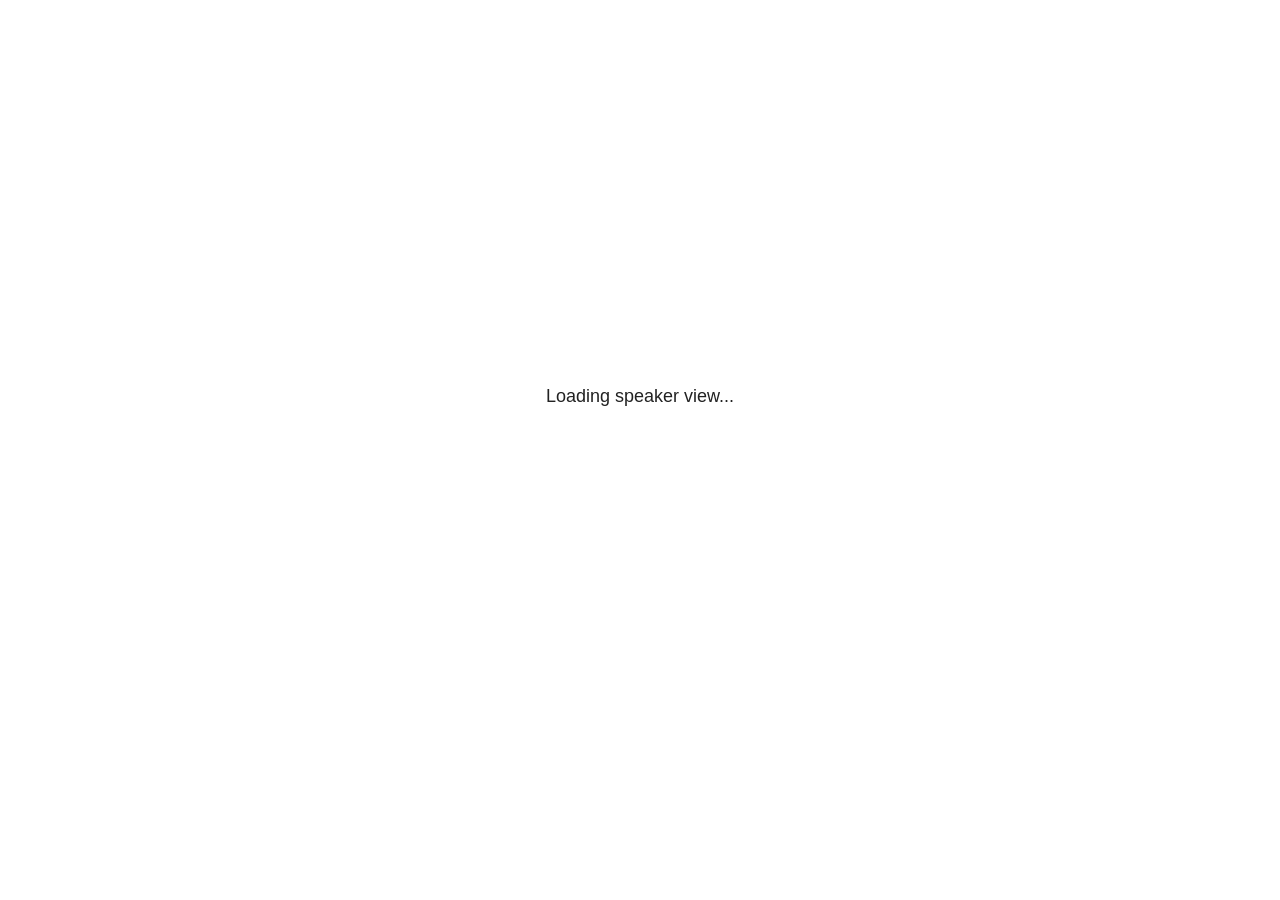
<file: Presentation_files/libs/revealjs/plugin/notes/speaker-view.html>
<!--
	NOTE: You need to build the notes plugin after making changes to this file.
-->
<html lang="en">
	<head>
		<meta charset="utf-8">

		<title>reveal.js - Speaker View</title>

		<style>
			body {
				font-family: Helvetica;
				font-size: 18px;
			}

			#current-slide,
			#upcoming-slide,
			#speaker-controls {
				padding: 6px;
				box-sizing: border-box;
				-moz-box-sizing: border-box;
			}

			#current-slide iframe,
			#upcoming-slide iframe {
				width: 100%;
				height: 100%;
				border: 1px solid #ddd;
			}

			#current-slide .label,
			#upcoming-slide .label {
				position: absolute;
				top: 10px;
				left: 10px;
				z-index: 2;
			}

			#connection-status {
				position: absolute;
				top: 0;
				left: 0;
				width: 100%;
				height: 100%;
				z-index: 20;
				padding: 30% 20% 20% 20%;
				font-size: 18px;
				color: #222;
				background: #fff;
				text-align: center;
				box-sizing: border-box;
				line-height: 1.4;
			}

			.overlay-element {
				height: 34px;
				line-height: 34px;
				padding: 0 10px;
				text-shadow: none;
				background: rgba( 220, 220, 220, 0.8 );
				color: #222;
				font-size: 14px;
			}

			.overlay-element.interactive:hover {
				background: rgba( 220, 220, 220, 1 );
			}

			#current-slide {
				position: absolute;
				width: 60%;
				height: 100%;
				top: 0;
				left: 0;
				padding-right: 0;
			}

			#upcoming-slide {
				position: absolute;
				width: 40%;
				height: 40%;
				right: 0;
				top: 0;
			}

			/* Speaker controls */
			#speaker-controls {
				position: absolute;
				top: 40%;
				right: 0;
				width: 40%;
				height: 60%;
				overflow: auto;
				font-size: 18px;
			}

				.speaker-controls-time.hidden,
				.speaker-controls-notes.hidden {
					display: none;
				}

				.speaker-controls-time .label,
				.speaker-controls-pace .label,
				.speaker-controls-notes .label {
					text-transform: uppercase;
					font-weight: normal;
					font-size: 0.66em;
					color: #666;
					margin: 0;
				}

				.speaker-controls-time, .speaker-controls-pace {
					border-bottom: 1px solid rgba( 200, 200, 200, 0.5 );
					margin-bottom: 10px;
					padding: 10px 16px;
					padding-bottom: 20px;
					cursor: pointer;
				}

				.speaker-controls-time .reset-button {
					opacity: 0;
					float: right;
					color: #666;
					text-decoration: none;
				}
				.speaker-controls-time:hover .reset-button {
					opacity: 1;
				}

				.speaker-controls-time .timer,
				.speaker-controls-time .clock {
					width: 50%;
				}

				.speaker-controls-time .timer,
				.speaker-controls-time .clock,
				.speaker-controls-time .pacing .hours-value,
				.speaker-controls-time .pacing .minutes-value,
				.speaker-controls-time .pacing .seconds-value {
					font-size: 1.9em;
				}

				.speaker-controls-time .timer {
					float: left;
				}

				.speaker-controls-time .clock {
					float: right;
					text-align: right;
				}

				.speaker-controls-time span.mute {
					opacity: 0.3;
				}

				.speaker-controls-time .pacing-title {
					margin-top: 5px;
				}

				.speaker-controls-time .pacing.ahead {
					color: blue;
				}

				.speaker-controls-time .pacing.on-track {
					color: green;
				}

				.speaker-controls-time .pacing.behind {
					color: red;
				}

				.speaker-controls-notes {
					padding: 10px 16px;
				}

				.speaker-controls-notes .value {
					margin-top: 5px;
					line-height: 1.4;
					font-size: 1.2em;
				}

			/* Layout selector */
			#speaker-layout {
				position: absolute;
				top: 10px;
				right: 10px;
				color: #222;
				z-index: 10;
			}
				#speaker-layout select {
					position: absolute;
					width: 100%;
					height: 100%;
					top: 0;
					left: 0;
					border: 0;
					box-shadow: 0;
					cursor: pointer;
					opacity: 0;

					font-size: 1em;
					background-color: transparent;

					-moz-appearance: none;
					-webkit-appearance: none;
					-webkit-tap-highlight-color: rgba(0, 0, 0, 0);
				}

				#speaker-layout select:focus {
					outline: none;
					box-shadow: none;
				}

			.clear {
				clear: both;
			}

			/* Speaker layout: Wide */
			body[data-speaker-layout="wide"] #current-slide,
			body[data-speaker-layout="wide"] #upcoming-slide {
				width: 50%;
				height: 45%;
				padding: 6px;
			}

			body[data-speaker-layout="wide"] #current-slide {
				top: 0;
				left: 0;
			}

			body[data-speaker-layout="wide"] #upcoming-slide {
				top: 0;
				left: 50%;
			}

			body[data-speaker-layout="wide"] #speaker-controls {
				top: 45%;
				left: 0;
				width: 100%;
				height: 50%;
				font-size: 1.25em;
			}

			/* Speaker layout: Tall */
			body[data-speaker-layout="tall"] #current-slide,
			body[data-speaker-layout="tall"] #upcoming-slide {
				width: 45%;
				height: 50%;
				padding: 6px;
			}

			body[data-speaker-layout="tall"] #current-slide {
				top: 0;
				left: 0;
			}

			body[data-speaker-layout="tall"] #upcoming-slide {
				top: 50%;
				left: 0;
			}

			body[data-speaker-layout="tall"] #speaker-controls {
				padding-top: 40px;
				top: 0;
				left: 45%;
				width: 55%;
				height: 100%;
				font-size: 1.25em;
			}

			/* Speaker layout: Notes only */
			body[data-speaker-layout="notes-only"] #current-slide,
			body[data-speaker-layout="notes-only"] #upcoming-slide {
				display: none;
			}

			body[data-speaker-layout="notes-only"] #speaker-controls {
				padding-top: 40px;
				top: 0;
				left: 0;
				width: 100%;
				height: 100%;
				font-size: 1.25em;
			}

			@media screen and (max-width: 1080px) {
				body[data-speaker-layout="default"] #speaker-controls {
					font-size: 16px;
				}
			}

			@media screen and (max-width: 900px) {
				body[data-speaker-layout="default"] #speaker-controls {
					font-size: 14px;
				}
			}

			@media screen and (max-width: 800px) {
				body[data-speaker-layout="default"] #speaker-controls {
					font-size: 12px;
				}
			}

		</style>
	</head>

	<body>

		<div id="connection-status">Loading speaker view...</div>

		<div id="current-slide"></div>
		<div id="upcoming-slide"><span class="overlay-element label">Upcoming</span></div>
		<div id="speaker-controls">
			<div class="speaker-controls-time">
				<h4 class="label">Time <span class="reset-button">Click to Reset</span></h4>
				<div class="clock">
					<span class="clock-value">0:00 AM</span>
				</div>
				<div class="timer">
					<span class="hours-value">00</span><span class="minutes-value">:00</span><span class="seconds-value">:00</span>
				</div>
				<div class="clear"></div>

				<h4 class="label pacing-title" style="display: none">Pacing – Time to finish current slide</h4>
				<div class="pacing" style="display: none">
					<span class="hours-value">00</span><span class="minutes-value">:00</span><span class="seconds-value">:00</span>
				</div>
			</div>

			<div class="speaker-controls-notes hidden">
				<h4 class="label">Notes</h4>
				<div class="value"></div>
			</div>
		</div>
		<div id="speaker-layout" class="overlay-element interactive">
			<span class="speaker-layout-label"></span>
			<select class="speaker-layout-dropdown"></select>
		</div>

		<script>

			(function() {

				var notes,
					notesValue,
					currentState,
					currentSlide,
					upcomingSlide,
					layoutLabel,
					layoutDropdown,
					pendingCalls = {},
					lastRevealApiCallId = 0,
					connected = false,
					whitelistedWindows = [window.opener];

				var SPEAKER_LAYOUTS = {
					'default': 'Default',
					'wide': 'Wide',
					'tall': 'Tall',
					'notes-only': 'Notes only'
				};

				setupLayout();

				var connectionStatus = document.querySelector( '#connection-status' );
				var connectionTimeout = setTimeout( function() {
					connectionStatus.innerHTML = 'Error connecting to main window.<br>Please try closing and reopening the speaker view.';
				}, 5000 );
;
				window.addEventListener( 'message', function( event ) {

					// Validate the origin of this message to prevent XSS
					if( window.location.origin !== event.origin && whitelistedWindows.indexOf( event.source ) === -1 ) {
						return;
					}

					clearTimeout( connectionTimeout );
					connectionStatus.style.display = 'none';

					var data = JSON.parse( event.data );

					// The overview mode is only useful to the reveal.js instance
					// where navigation occurs so we don't sync it
					if( data.state ) delete data.state.overview;

					// Messages sent by the notes plugin inside of the main window
					if( data && data.namespace === 'reveal-notes' ) {
						if( data.type === 'connect' ) {
							handleConnectMessage( data );
						}
						else if( data.type === 'state' ) {
							handleStateMessage( data );
						}
						else if( data.type === 'return' ) {
							pendingCalls[data.callId](data.result);
							delete pendingCalls[data.callId];
						}
					}
					// Messages sent by the reveal.js inside of the current slide preview
					else if( data && data.namespace === 'reveal' ) {
						if( /ready/.test( data.eventName ) ) {
							// Send a message back to notify that the handshake is complete
							window.opener.postMessage( JSON.stringify({ namespace: 'reveal-notes', type: 'connected'} ), '*' );
						}
						else if( /slidechanged|fragmentshown|fragmenthidden|paused|resumed/.test( data.eventName ) && currentState !== JSON.stringify( data.state ) ) {

							dispatchStateToMainWindow( data.state );

						}
					}

				} );

				/**
				 * Updates the presentation in the main window to match the state
				 * of the presentation in the notes window.
				 */
				const dispatchStateToMainWindow = debounce(( state ) => {
					window.opener.postMessage( JSON.stringify({ method: 'setState', args: [ state ]} ), '*' );
				}, 500);

				/**
				 * Asynchronously calls the Reveal.js API of the main frame.
				 */
				function callRevealApi( methodName, methodArguments, callback ) {

					var callId = ++lastRevealApiCallId;
					pendingCalls[callId] = callback;
					window.opener.postMessage( JSON.stringify( {
						namespace: 'reveal-notes',
						type: 'call',
						callId: callId,
						methodName: methodName,
						arguments: methodArguments
					} ), '*' );

				}

				/**
				 * Called when the main window is trying to establish a
				 * connection.
				 */
				function handleConnectMessage( data ) {

					if( connected === false ) {
						connected = true;

						setupIframes( data );
						setupKeyboard();
						setupNotes();
						setupTimer();
						setupHeartbeat();
					}

				}

				/**
				 * Called when the main window sends an updated state.
				 */
				function handleStateMessage( data ) {

					// Store the most recently set state to avoid circular loops
					// applying the same state
					currentState = JSON.stringify( data.state );

					// No need for updating the notes in case of fragment changes
					if ( data.notes ) {
						notes.classList.remove( 'hidden' );
						notesValue.style.whiteSpace = data.whitespace;
						if( data.markdown ) {
							notesValue.innerHTML = marked( data.notes );
						}
						else {
							notesValue.innerHTML = data.notes;
						}
					}
					else {
						notes.classList.add( 'hidden' );
					}

					// Update the note slides
					currentSlide.contentWindow.postMessage( JSON.stringify({ method: 'setState', args: [ data.state ] }), '*' );
					upcomingSlide.contentWindow.postMessage( JSON.stringify({ method: 'setState', args: [ data.state ] }), '*' );
					upcomingSlide.contentWindow.postMessage( JSON.stringify({ method: 'next' }), '*' );

				}

				// Limit to max one state update per X ms
				handleStateMessage = debounce( handleStateMessage, 200 );

				/**
				 * Forward keyboard events to the current slide window.
				 * This enables keyboard events to work even if focus
				 * isn't set on the current slide iframe.
				 *
				 * Block F5 default handling, it reloads and disconnects
				 * the speaker notes window.
				 */
				function setupKeyboard() {

					document.addEventListener( 'keydown', function( event ) {
						if( event.keyCode === 116 || ( event.metaKey && event.keyCode === 82 ) ) {
							event.preventDefault();
							return false;
						}
						currentSlide.contentWindow.postMessage( JSON.stringify({ method: 'triggerKey', args: [ event.keyCode ] }), '*' );
					} );

				}

				/**
				 * Creates the preview iframes.
				 */
				function setupIframes( data ) {

					var params = [
						'receiver',
						'progress=false',
						'history=false',
						'transition=none',
						'autoSlide=0',
						'backgroundTransition=none'
					].join( '&' );

					var urlSeparator = /\?/.test(data.url) ? '&' : '?';
					var hash = '#/' + data.state.indexh + '/' + data.state.indexv;
					var currentURL = data.url + urlSeparator + params + '&postMessageEvents=true' + hash;
					var upcomingURL = data.url + urlSeparator + params + '&controls=false' + hash;

					currentSlide = document.createElement( 'iframe' );
					currentSlide.setAttribute( 'width', 1280 );
					currentSlide.setAttribute( 'height', 1024 );
					currentSlide.setAttribute( 'src', currentURL );
					document.querySelector( '#current-slide' ).appendChild( currentSlide );

					upcomingSlide = document.createElement( 'iframe' );
					upcomingSlide.setAttribute( 'width', 640 );
					upcomingSlide.setAttribute( 'height', 512 );
					upcomingSlide.setAttribute( 'src', upcomingURL );
					document.querySelector( '#upcoming-slide' ).appendChild( upcomingSlide );

					whitelistedWindows.push( currentSlide.contentWindow, upcomingSlide.contentWindow );

				}

				/**
				 * Setup the notes UI.
				 */
				function setupNotes() {

					notes = document.querySelector( '.speaker-controls-notes' );
					notesValue = document.querySelector( '.speaker-controls-notes .value' );

				}

				/**
				 * We send out a heartbeat at all times to ensure we can
				 * reconnect with the main presentation window after reloads.
				 */
				function setupHeartbeat() {

					setInterval( () => {
						window.opener.postMessage( JSON.stringify({ namespace: 'reveal-notes', type: 'heartbeat'} ), '*' );
					}, 1000 );

				}

				function getTimings( callback ) {

					callRevealApi( 'getSlidesAttributes', [], function ( slideAttributes ) {
						callRevealApi( 'getConfig', [], function ( config ) {
							var totalTime = config.totalTime;
							var minTimePerSlide = config.minimumTimePerSlide || 0;
							var defaultTiming = config.defaultTiming;
							if ((defaultTiming == null) && (totalTime == null)) {
								callback(null);
								return;
							}
							// Setting totalTime overrides defaultTiming
							if (totalTime) {
								defaultTiming = 0;
							}
							var timings = [];
							for ( var i in slideAttributes ) {
								var slide = slideAttributes[ i ];
								var timing = defaultTiming;
								if( slide.hasOwnProperty( 'data-timing' )) {
									var t = slide[ 'data-timing' ];
									timing = parseInt(t);
									if( isNaN(timing) ) {
										console.warn("Could not parse timing '" + t + "' of slide " + i + "; using default of " + defaultTiming);
										timing = defaultTiming;
									}
								}
								timings.push(timing);
							}
							if ( totalTime ) {
								// After we've allocated time to individual slides, we summarize it and
								// subtract it from the total time
								var remainingTime = totalTime - timings.reduce( function(a, b) { return a + b; }, 0 );
								// The remaining time is divided by the number of slides that have 0 seconds
								// allocated at the moment, giving the average time-per-slide on the remaining slides
								var remainingSlides = (timings.filter( function(x) { return x == 0 }) ).length
								var timePerSlide = Math.round( remainingTime / remainingSlides, 0 )
								// And now we replace every zero-value timing with that average
								timings = timings.map( function(x) { return (x==0 ? timePerSlide : x) } );
							}
							var slidesUnderMinimum = timings.filter( function(x) { return (x < minTimePerSlide) } ).length
							if ( slidesUnderMinimum ) {
								message = "The pacing time for " + slidesUnderMinimum + " slide(s) is under the configured minimum of " + minTimePerSlide + " seconds. Check the data-timing attribute on individual slides, or consider increasing the totalTime or minimumTimePerSlide configuration options (or removing some slides).";
								alert(message);
							}
							callback( timings );
						} );
					} );

				}

				/**
				 * Return the number of seconds allocated for presenting
				 * all slides up to and including this one.
				 */
				function getTimeAllocated( timings, callback ) {

					callRevealApi( 'getSlidePastCount', [], function ( currentSlide ) {
						var allocated = 0;
						for (var i in timings.slice(0, currentSlide + 1)) {
							allocated += timings[i];
						}
						callback( allocated );
					} );

				}

				/**
				 * Create the timer and clock and start updating them
				 * at an interval.
				 */
				function setupTimer() {

					var start = new Date(),
					timeEl = document.querySelector( '.speaker-controls-time' ),
					clockEl = timeEl.querySelector( '.clock-value' ),
					hoursEl = timeEl.querySelector( '.hours-value' ),
					minutesEl = timeEl.querySelector( '.minutes-value' ),
					secondsEl = timeEl.querySelector( '.seconds-value' ),
					pacingTitleEl = timeEl.querySelector( '.pacing-title' ),
					pacingEl = timeEl.querySelector( '.pacing' ),
					pacingHoursEl = pacingEl.querySelector( '.hours-value' ),
					pacingMinutesEl = pacingEl.querySelector( '.minutes-value' ),
					pacingSecondsEl = pacingEl.querySelector( '.seconds-value' );

					var timings = null;
					getTimings( function ( _timings ) {

						timings = _timings;
						if (_timings !== null) {
							pacingTitleEl.style.removeProperty('display');
							pacingEl.style.removeProperty('display');
						}

						// Update once directly
						_updateTimer();

						// Then update every second
						setInterval( _updateTimer, 1000 );

					} );


					function _resetTimer() {

						if (timings == null) {
							start = new Date();
							_updateTimer();
						}
						else {
							// Reset timer to beginning of current slide
							getTimeAllocated( timings, function ( slideEndTimingSeconds ) {
								var slideEndTiming = slideEndTimingSeconds * 1000;
								callRevealApi( 'getSlidePastCount', [], function ( currentSlide ) {
									var currentSlideTiming = timings[currentSlide] * 1000;
									var previousSlidesTiming = slideEndTiming - currentSlideTiming;
									var now = new Date();
									start = new Date(now.getTime() - previousSlidesTiming);
									_updateTimer();
								} );
							} );
						}

					}

					timeEl.addEventListener( 'click', function() {
						_resetTimer();
						return false;
					} );

					function _displayTime( hrEl, minEl, secEl, time) {

						var sign = Math.sign(time) == -1 ? "-" : "";
						time = Math.abs(Math.round(time / 1000));
						var seconds = time % 60;
						var minutes = Math.floor( time / 60 ) % 60 ;
						var hours = Math.floor( time / ( 60 * 60 )) ;
						hrEl.innerHTML = sign + zeroPadInteger( hours );
						if (hours == 0) {
							hrEl.classList.add( 'mute' );
						}
						else {
							hrEl.classList.remove( 'mute' );
						}
						minEl.innerHTML = ':' + zeroPadInteger( minutes );
						if (hours == 0 && minutes == 0) {
							minEl.classList.add( 'mute' );
						}
						else {
							minEl.classList.remove( 'mute' );
						}
						secEl.innerHTML = ':' + zeroPadInteger( seconds );
					}

					function _updateTimer() {

						var diff, hours, minutes, seconds,
						now = new Date();

						diff = now.getTime() - start.getTime();

						clockEl.innerHTML = now.toLocaleTimeString( 'en-US', { hour12: true, hour: '2-digit', minute:'2-digit' } );
						_displayTime( hoursEl, minutesEl, secondsEl, diff );
						if (timings !== null) {
							_updatePacing(diff);
						}

					}

					function _updatePacing(diff) {

						getTimeAllocated( timings, function ( slideEndTimingSeconds ) {
							var slideEndTiming = slideEndTimingSeconds * 1000;

							callRevealApi( 'getSlidePastCount', [], function ( currentSlide ) {
								var currentSlideTiming = timings[currentSlide] * 1000;
								var timeLeftCurrentSlide = slideEndTiming - diff;
								if (timeLeftCurrentSlide < 0) {
									pacingEl.className = 'pacing behind';
								}
								else if (timeLeftCurrentSlide < currentSlideTiming) {
									pacingEl.className = 'pacing on-track';
								}
								else {
									pacingEl.className = 'pacing ahead';
								}
								_displayTime( pacingHoursEl, pacingMinutesEl, pacingSecondsEl, timeLeftCurrentSlide );
							} );
						} );
					}

				}

				/**
				 * Sets up the speaker view layout and layout selector.
				 */
				function setupLayout() {

					layoutDropdown = document.querySelector( '.speaker-layout-dropdown' );
					layoutLabel = document.querySelector( '.speaker-layout-label' );

					// Render the list of available layouts
					for( var id in SPEAKER_LAYOUTS ) {
						var option = document.createElement( 'option' );
						option.setAttribute( 'value', id );
						option.textContent = SPEAKER_LAYOUTS[ id ];
						layoutDropdown.appendChild( option );
					}

					// Monitor the dropdown for changes
					layoutDropdown.addEventListener( 'change', function( event ) {

						setLayout( layoutDropdown.value );

					}, false );

					// Restore any currently persisted layout
					setLayout( getLayout() );

				}

				/**
				 * Sets a new speaker view layout. The layout is persisted
				 * in local storage.
				 */
				function setLayout( value ) {

					var title = SPEAKER_LAYOUTS[ value ];

					layoutLabel.innerHTML = 'Layout' + ( title ? ( ': ' + title ) : '' );
					layoutDropdown.value = value;

					document.body.setAttribute( 'data-speaker-layout', value );

					// Persist locally
					if( supportsLocalStorage() ) {
						window.localStorage.setItem( 'reveal-speaker-layout', value );
					}

				}

				/**
				 * Returns the ID of the most recently set speaker layout
				 * or our default layout if none has been set.
				 */
				function getLayout() {

					if( supportsLocalStorage() ) {
						var layout = window.localStorage.getItem( 'reveal-speaker-layout' );
						if( layout ) {
							return layout;
						}
					}

					// Default to the first record in the layouts hash
					for( var id in SPEAKER_LAYOUTS ) {
						return id;
					}

				}

				function supportsLocalStorage() {

					try {
						localStorage.setItem('test', 'test');
						localStorage.removeItem('test');
						return true;
					}
					catch( e ) {
						return false;
					}

				}

				function zeroPadInteger( num ) {

					var str = '00' + parseInt( num );
					return str.substring( str.length - 2 );

				}

				/**
				 * Limits the frequency at which a function can be called.
				 */
				function debounce( fn, ms ) {

					var lastTime = 0,
						timeout;

					return function() {

						var args = arguments;
						var context = this;

						clearTimeout( timeout );

						var timeSinceLastCall = Date.now() - lastTime;
						if( timeSinceLastCall > ms ) {
							fn.apply( context, args );
							lastTime = Date.now();
						}
						else {
							timeout = setTimeout( function() {
								fn.apply( context, args );
								lastTime = Date.now();
							}, ms - timeSinceLastCall );
						}

					}

				}

			})();

		</script>
	</body>
</html>
</file>
<file: docs/site_libs/quarto-html/tippy.css>
.tippy-box[data-animation=fade][data-state=hidden]{opacity:0}[data-tippy-root]{max-width:calc(100vw - 10px)}.tippy-box{position:relative;background-color:#333;color:#fff;border-radius:4px;font-size:14px;line-height:1.4;white-space:normal;outline:0;transition-property:transform,visibility,opacity}.tippy-box[data-placement^=top]>.tippy-arrow{bottom:0}.tippy-box[data-placement^=top]>.tippy-arrow:before{bottom:-7px;left:0;border-width:8px 8px 0;border-top-color:initial;transform-origin:center top}.tippy-box[data-placement^=bottom]>.tippy-arrow{top:0}.tippy-box[data-placement^=bottom]>.tippy-arrow:before{top:-7px;left:0;border-width:0 8px 8px;border-bottom-color:initial;transform-origin:center bottom}.tippy-box[data-placement^=left]>.tippy-arrow{right:0}.tippy-box[data-placement^=left]>.tippy-arrow:before{border-width:8px 0 8px 8px;border-left-color:initial;right:-7px;transform-origin:center left}.tippy-box[data-placement^=right]>.tippy-arrow{left:0}.tippy-box[data-placement^=right]>.tippy-arrow:before{left:-7px;border-width:8px 8px 8px 0;border-right-color:initial;transform-origin:center right}.tippy-box[data-inertia][data-state=visible]{transition-timing-function:cubic-bezier(.54,1.5,.38,1.11)}.tippy-arrow{width:16px;height:16px;color:#333}.tippy-arrow:before{content:"";position:absolute;border-color:transparent;border-style:solid}.tippy-content{position:relative;padding:5px 9px;z-index:1}
</file>
<file: docs/site_libs/quarto-html/quarto-syntax-highlighting.css>
/* quarto syntax highlight colors */
:root {
  --quarto-hl-ot-color: #d91e18;
  --quarto-hl-at-color: #a55a00;
  --quarto-hl-ss-color: #008000;
  --quarto-hl-an-color: #696969;
  --quarto-hl-fu-color: #06287e;
  --quarto-hl-st-color: #008000;
  --quarto-hl-cf-color: #d91e18;
  --quarto-hl-op-color: #00769e;
  --quarto-hl-er-color: #7928a1;
  --quarto-hl-bn-color: #7928a1;
  --quarto-hl-al-color: #7928a1;
  --quarto-hl-va-color: #a55a00;
  --quarto-hl-bu-color: inherit;
  --quarto-hl-ex-color: inherit;
  --quarto-hl-pp-color: #7928a1;
  --quarto-hl-in-color: #696969;
  --quarto-hl-vs-color: #008000;
  --quarto-hl-wa-color: #696969;
  --quarto-hl-do-color: #696969;
  --quarto-hl-im-color: inherit;
  --quarto-hl-ch-color: #008000;
  --quarto-hl-dt-color: #7928a1;
  --quarto-hl-fl-color: #a55a00;
  --quarto-hl-co-color: #696969;
  --quarto-hl-cv-color: #696969;
  --quarto-hl-cn-color: #d91e18;
  --quarto-hl-sc-color: #00769e;
  --quarto-hl-dv-color: #7928a1;
  --quarto-hl-kw-color: #d91e18;
}

/* other quarto variables */
:root {
  --quarto-font-monospace: SFMono-Regular, Menlo, Monaco, Consolas, "Liberation Mono", "Courier New", monospace;
}

pre > code.sourceCode > span {
  color: #545454;
}

code span {
  color: #545454;
}

code.sourceCode > span {
  color: #545454;
}

div.sourceCode,
div.sourceCode pre.sourceCode {
  color: #545454;
}

code span.ot {
  color: #d91e18;
  font-style: inherit;
}

code span.at {
  color: #a55a00;
  font-style: inherit;
}

code span.ss {
  color: #008000;
  font-style: inherit;
}

code span.an {
  color: #696969;
  font-style: inherit;
}

code span.fu {
  color: #06287e;
  font-style: inherit;
}

code span.st {
  color: #008000;
  font-style: inherit;
}

code span.cf {
  color: #d91e18;
  font-style: inherit;
}

code span.op {
  color: #00769e;
  font-style: inherit;
}

code span.er {
  color: #7928a1;
  font-style: inherit;
}

code span.bn {
  color: #7928a1;
  font-style: inherit;
}

code span.al {
  color: #7928a1;
  font-style: inherit;
}

code span.va {
  color: #a55a00;
  font-style: inherit;
}

code span.bu {
  font-style: inherit;
}

code span.ex {
  font-style: inherit;
}

code span.pp {
  color: #7928a1;
  font-style: inherit;
}

code span.in {
  color: #696969;
  font-style: inherit;
}

code span.vs {
  color: #008000;
  font-style: inherit;
}

code span.wa {
  color: #696969;
  font-style: italic;
}

code span.do {
  color: #696969;
  font-style: italic;
}

code span.im {
  font-style: inherit;
}

code span.ch {
  color: #008000;
  font-style: inherit;
}

code span.dt {
  color: #7928a1;
  font-style: inherit;
}

code span.fl {
  color: #a55a00;
  font-style: inherit;
}

code span.co {
  color: #696969;
  font-style: inherit;
}

code span.cv {
  color: #696969;
  font-style: italic;
}

code span.cn {
  color: #d91e18;
  font-style: inherit;
}

code span.sc {
  color: #00769e;
  font-style: inherit;
}

code span.dv {
  color: #7928a1;
  font-style: inherit;
}

code span.kw {
  color: #d91e18;
  font-style: inherit;
}

.prevent-inlining {
  content: "</";
}

/*# sourceMappingURL=debc5d5d77c3f9108843748ff7464032.css.map */
</file>
